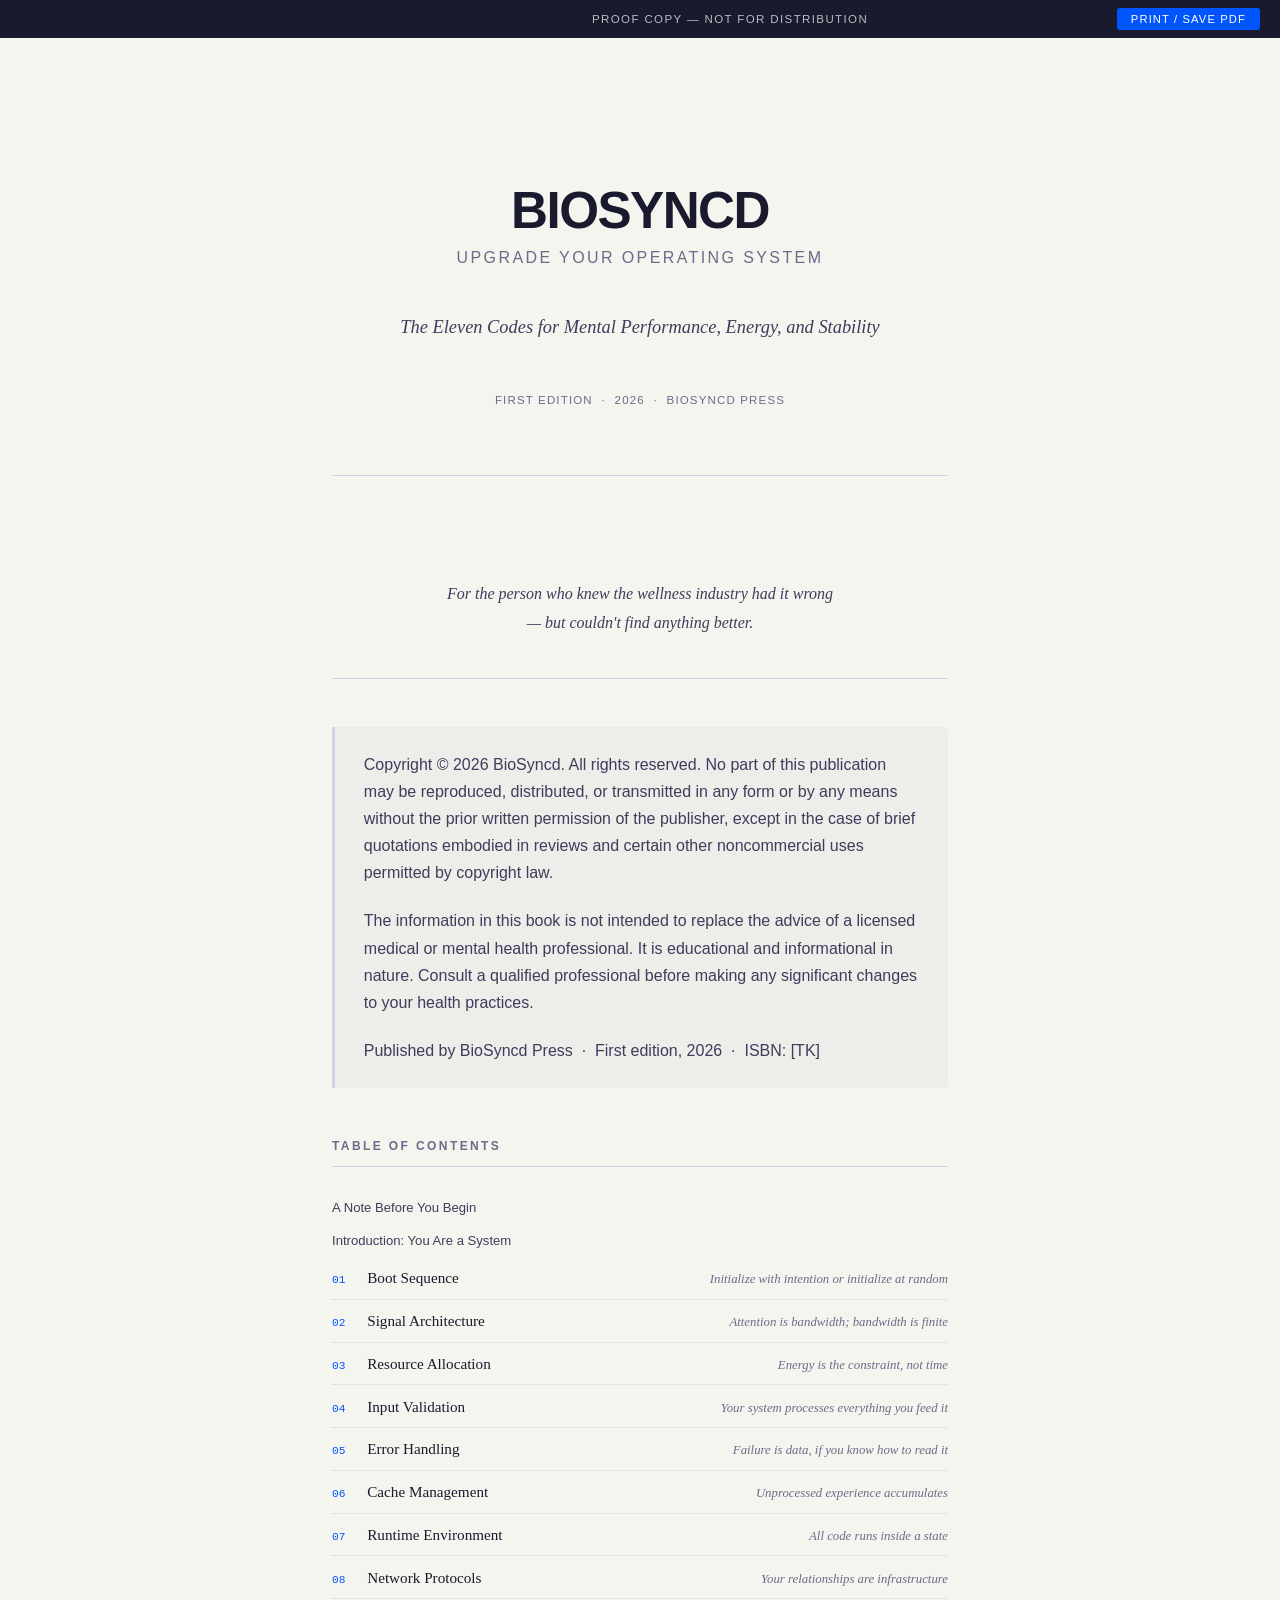
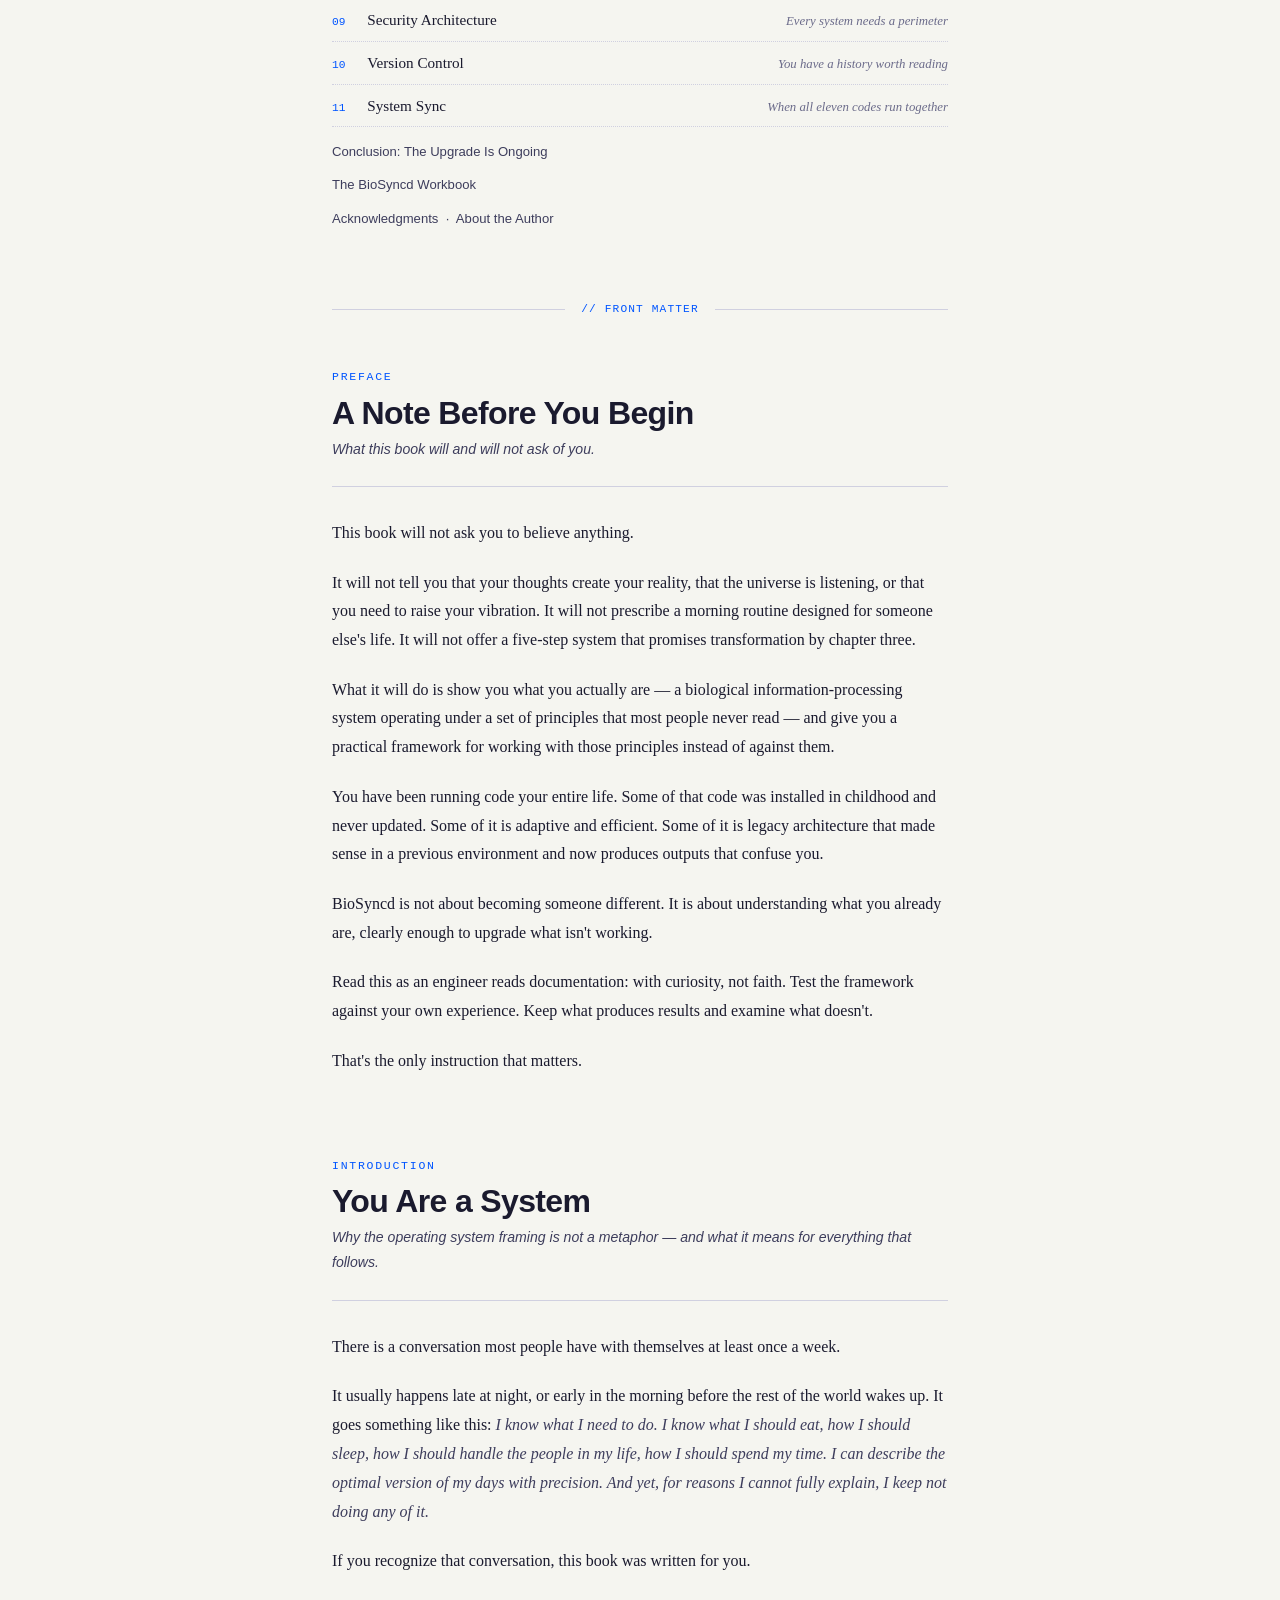
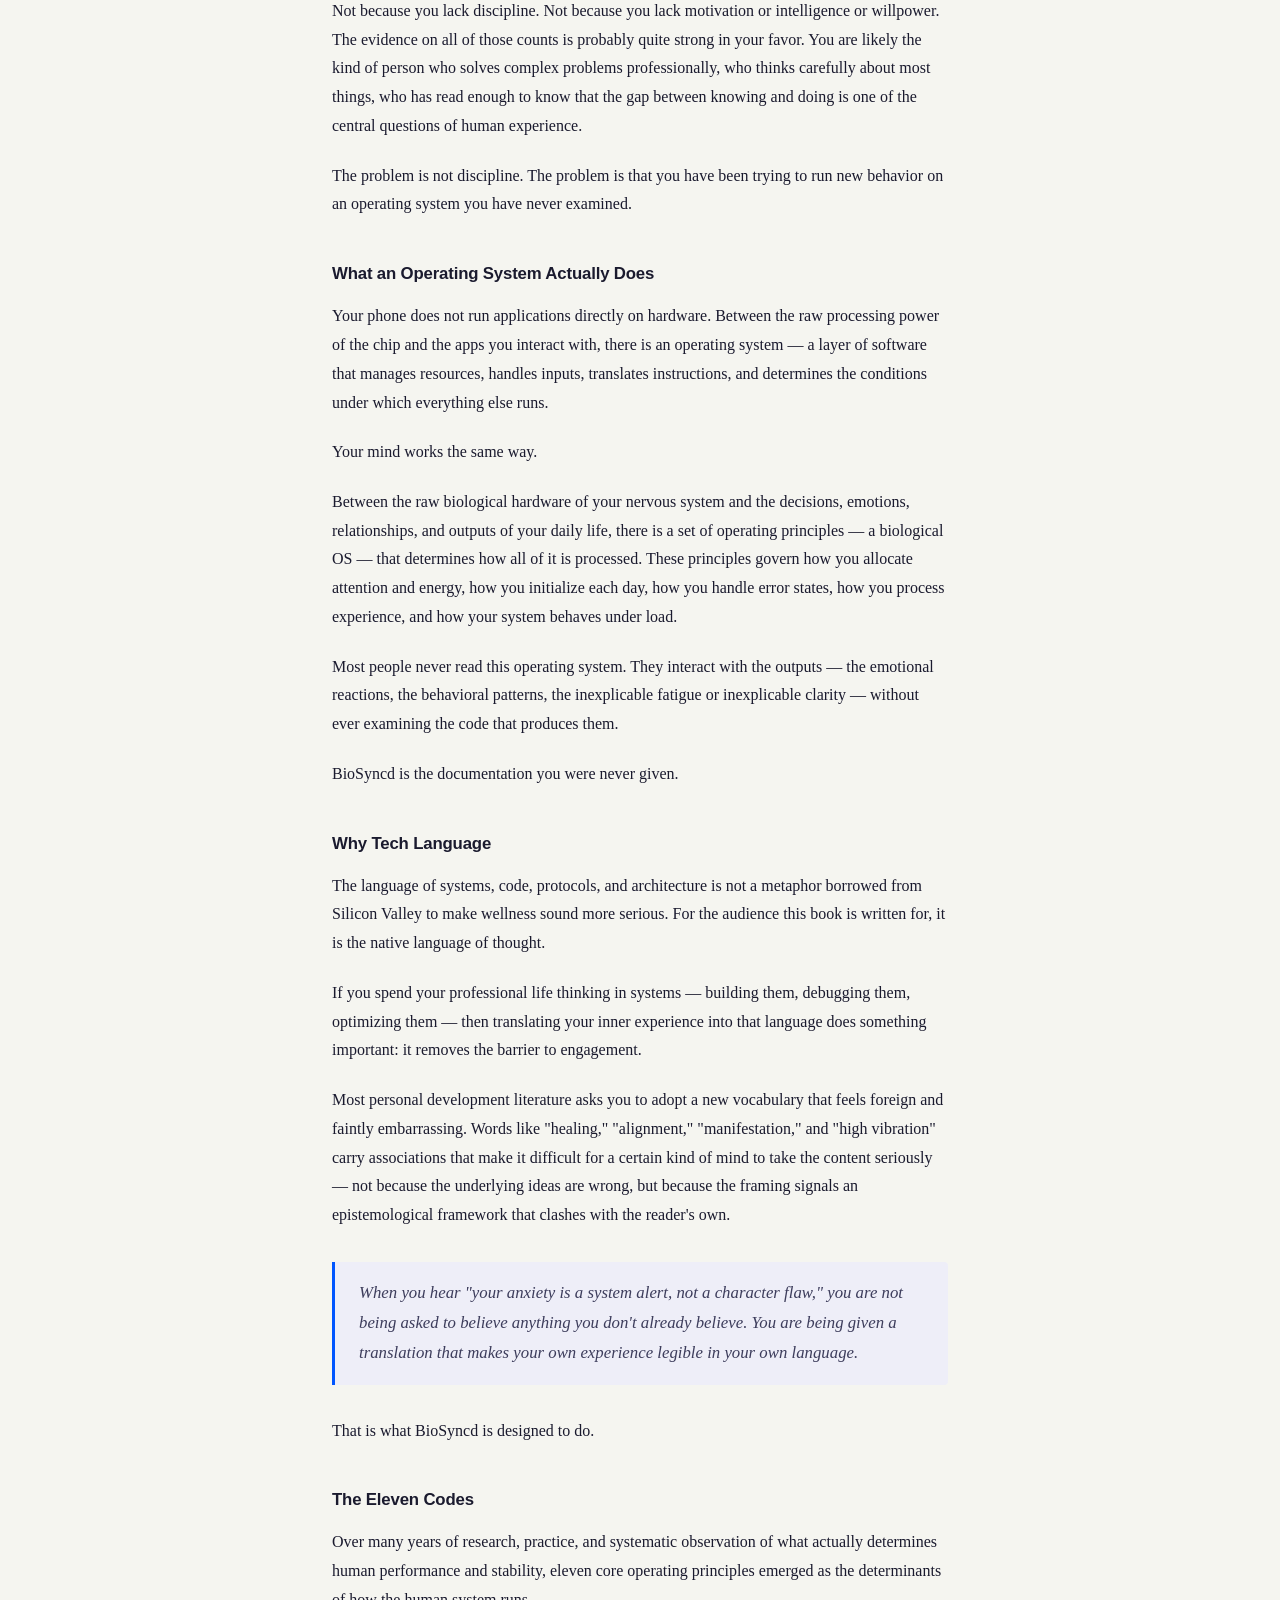
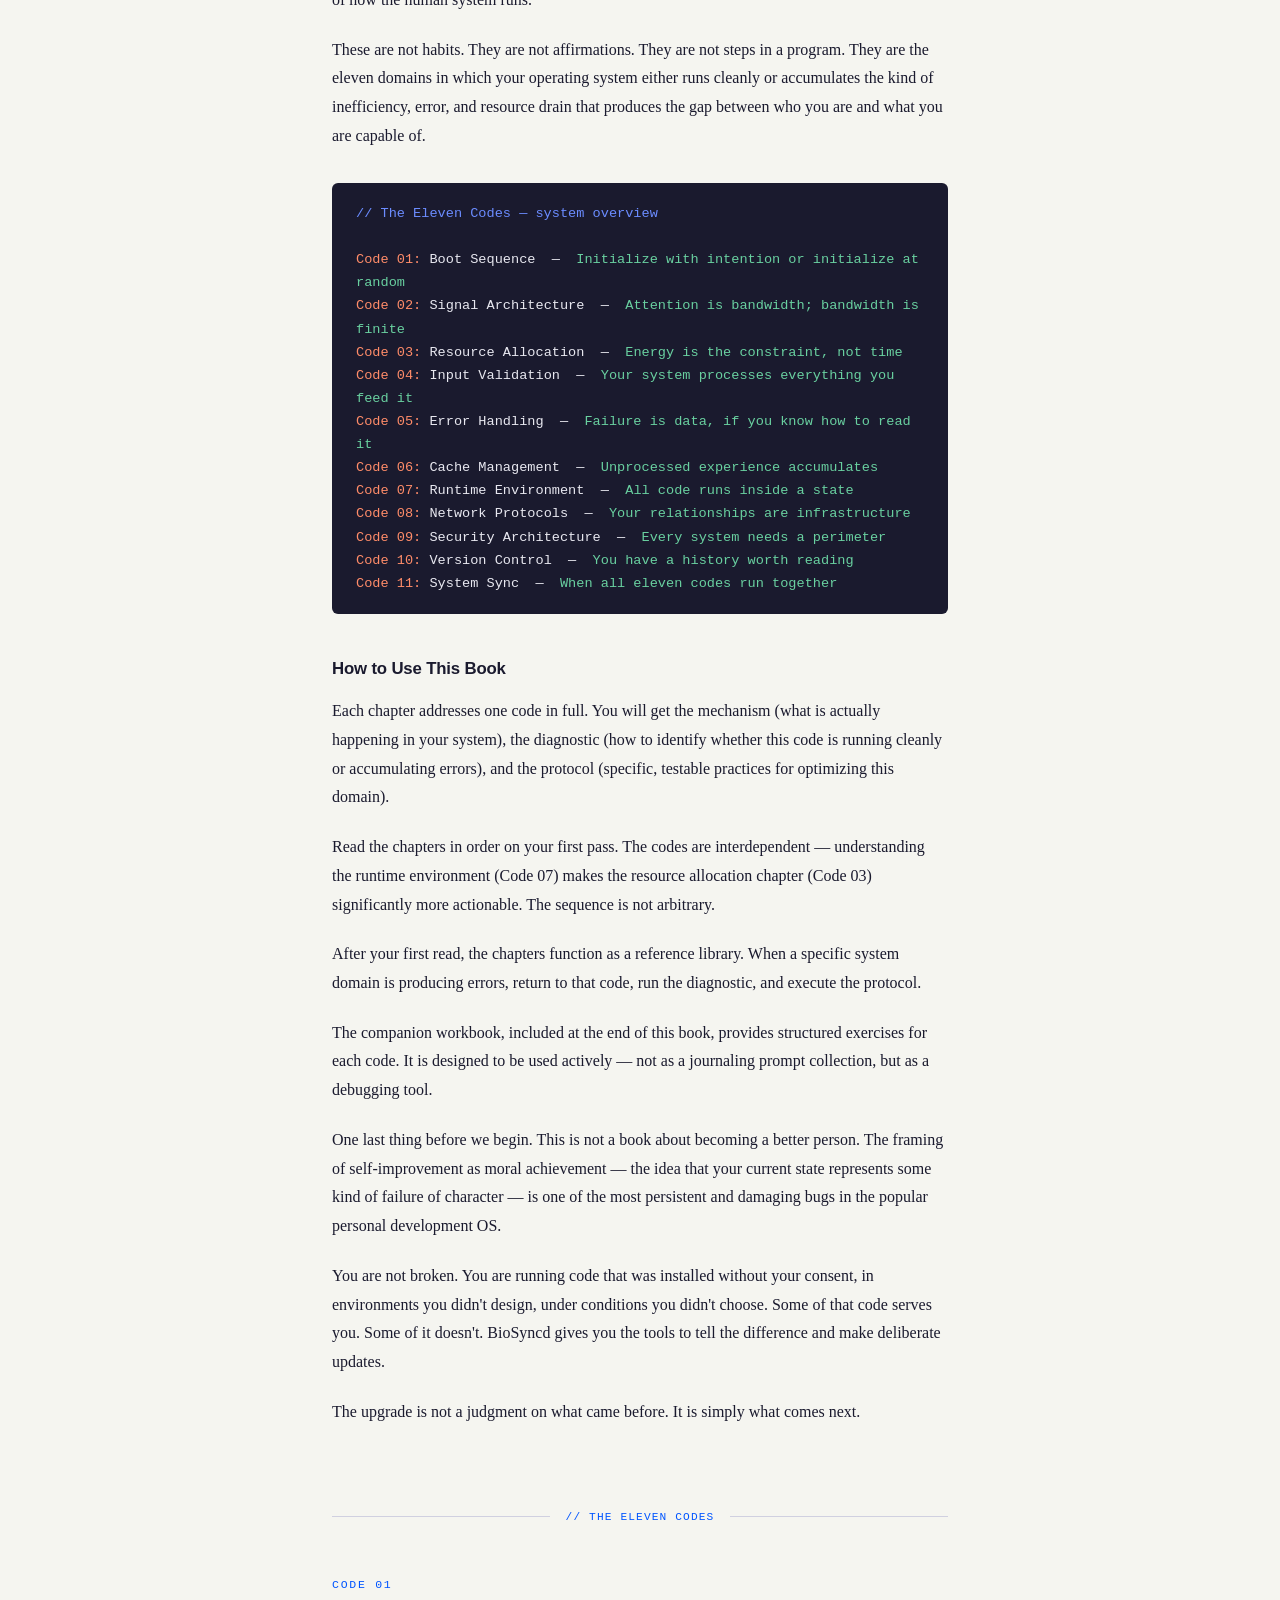
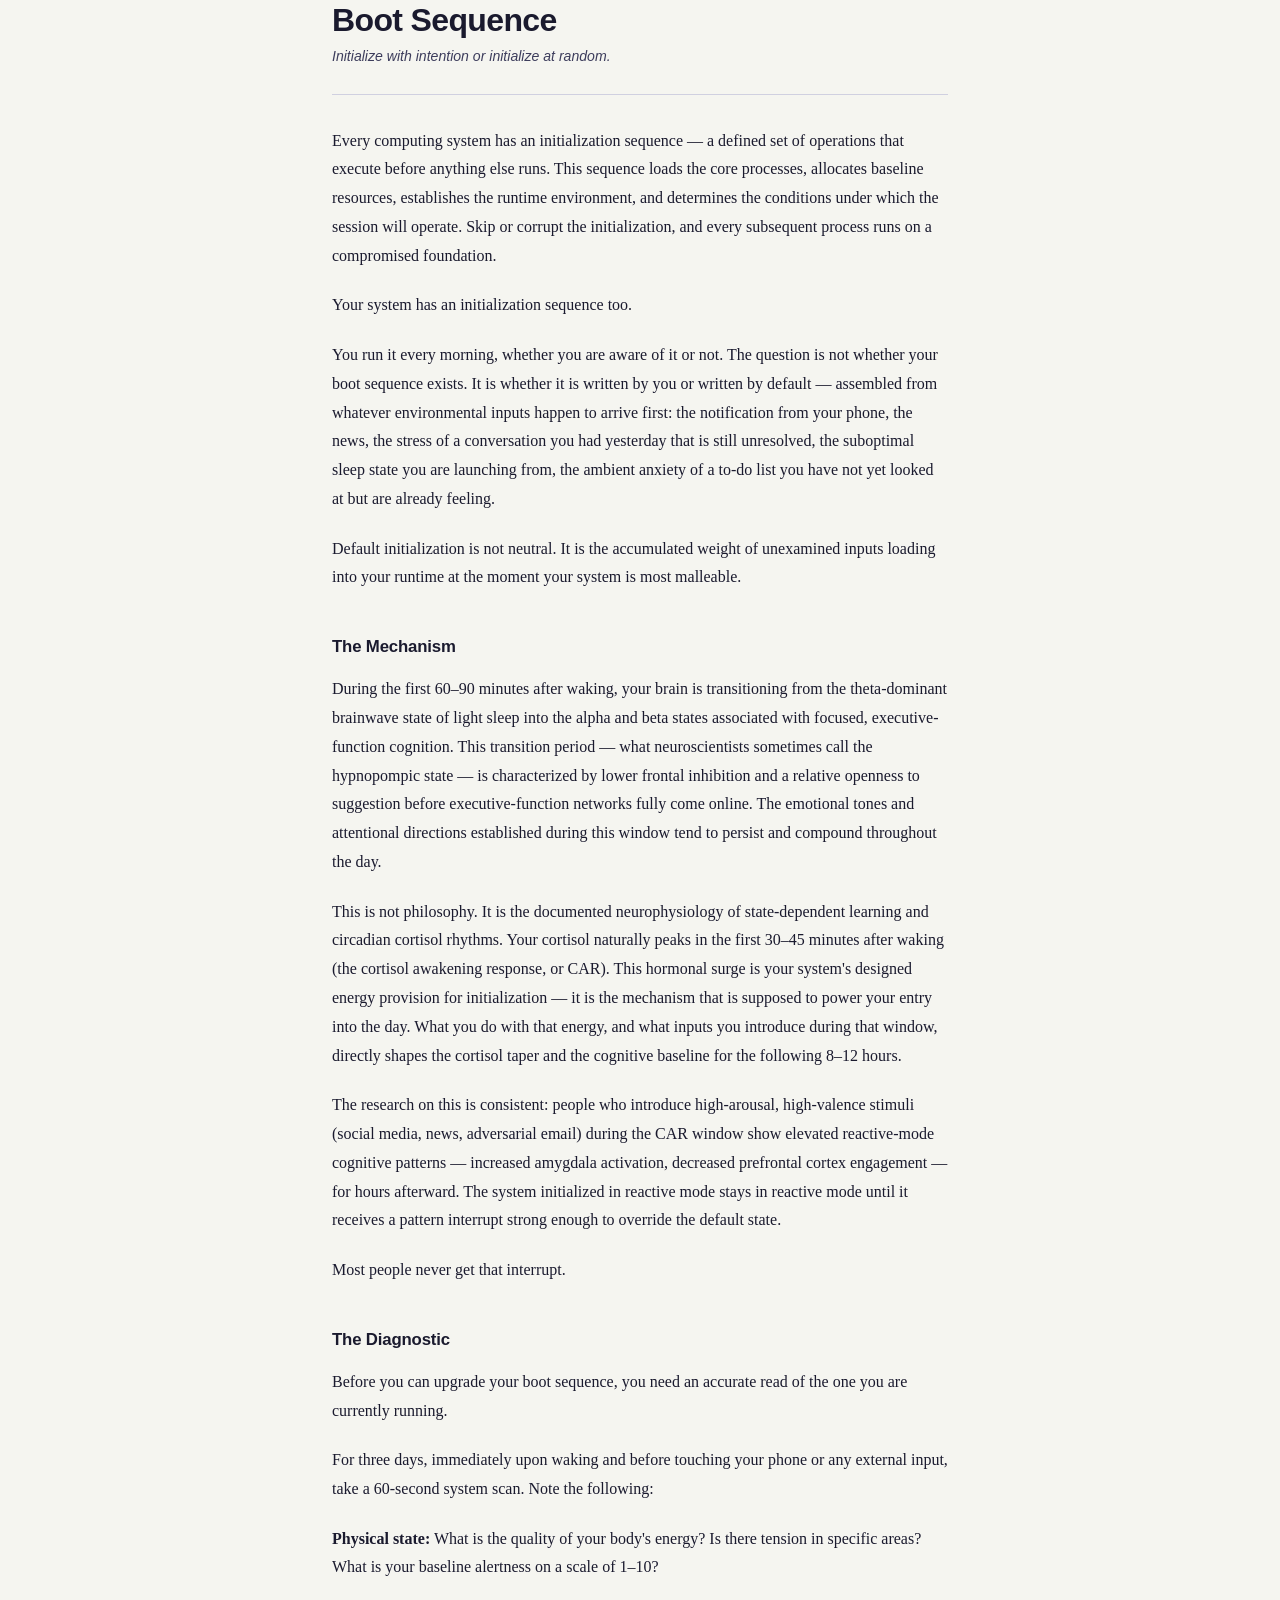
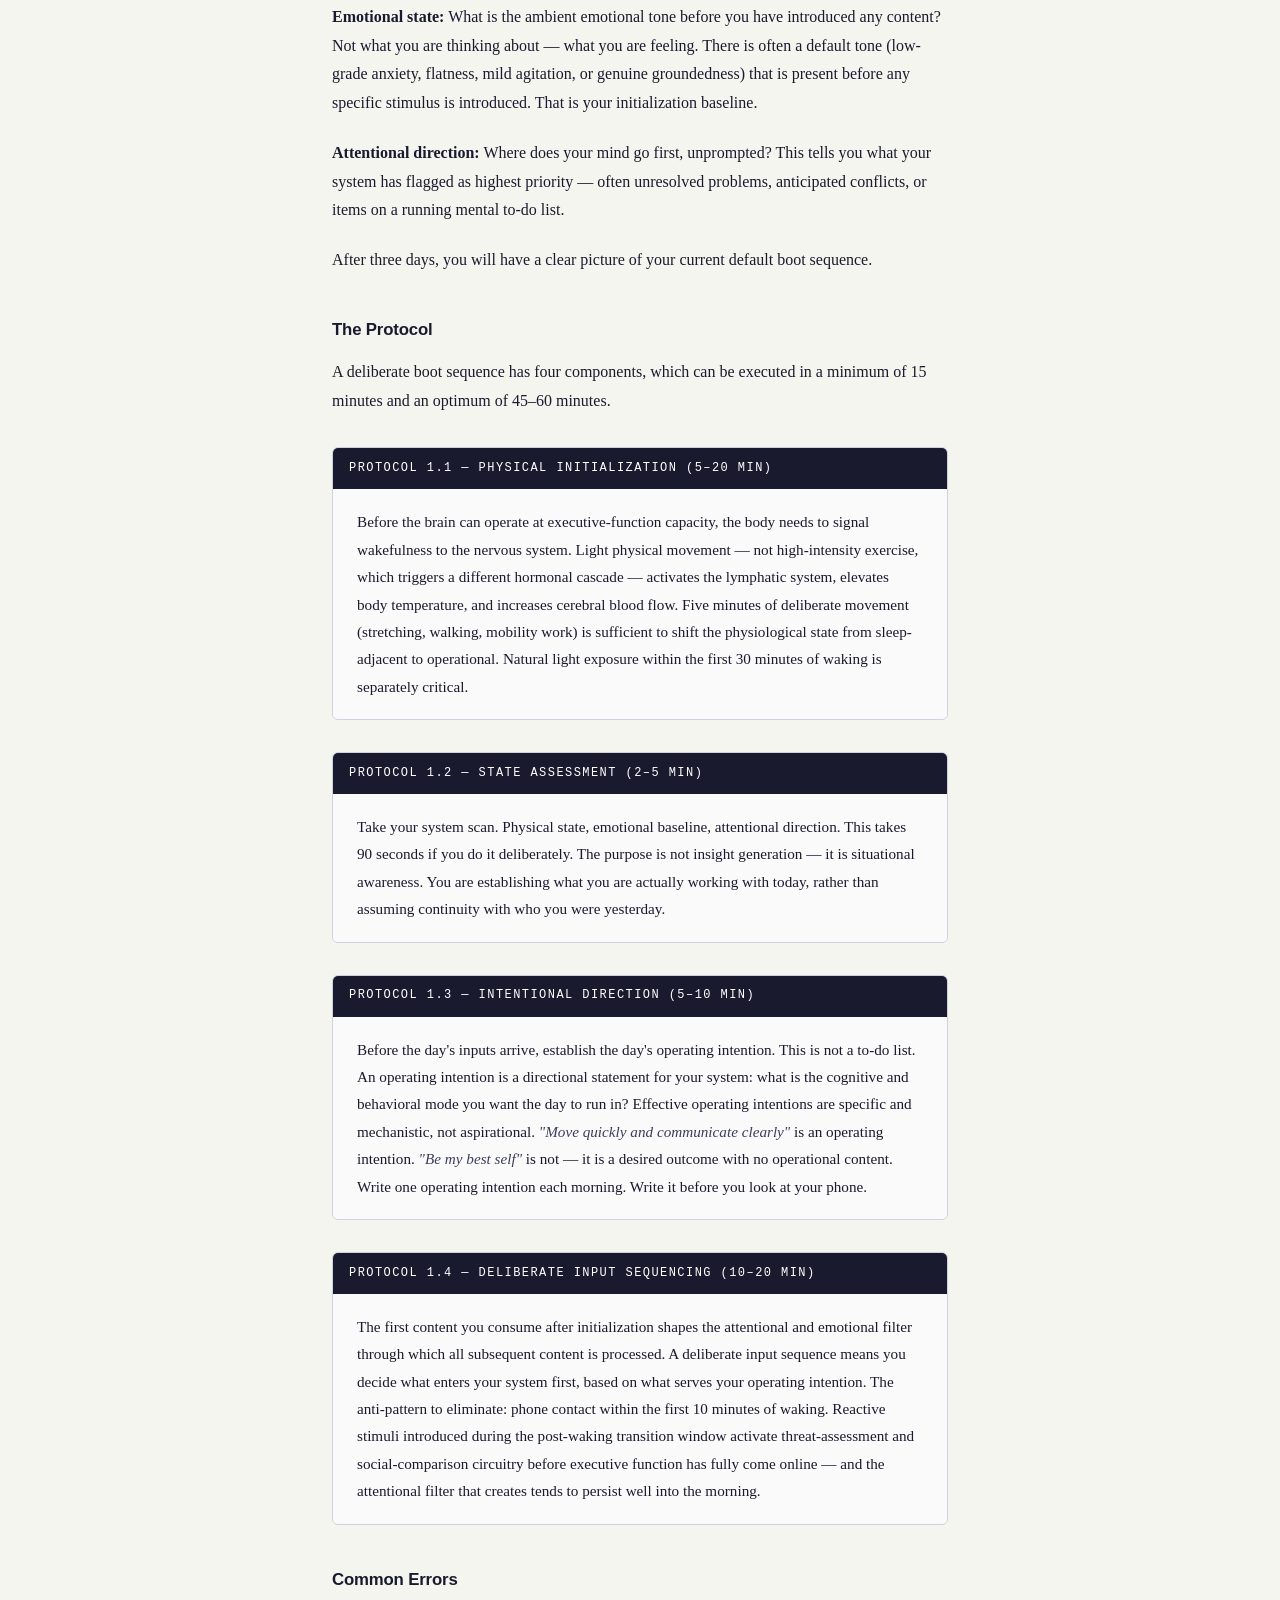
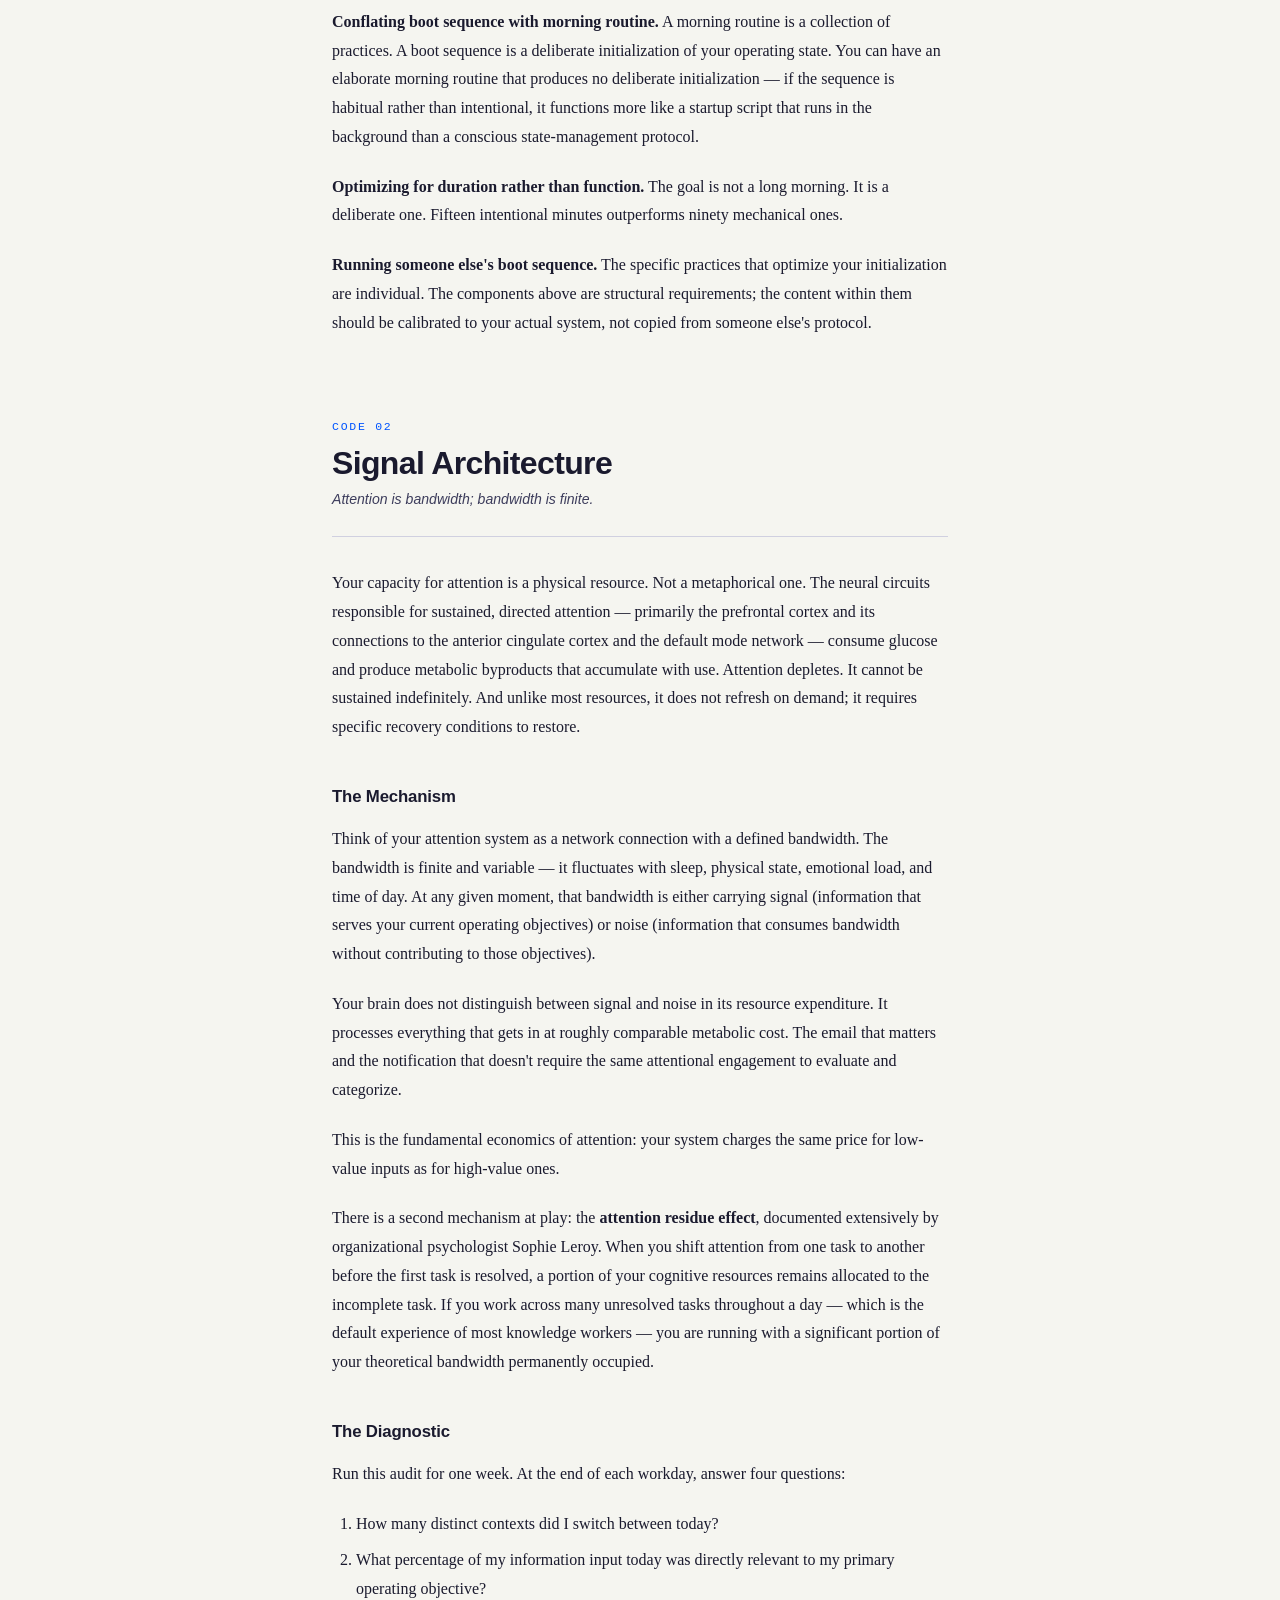
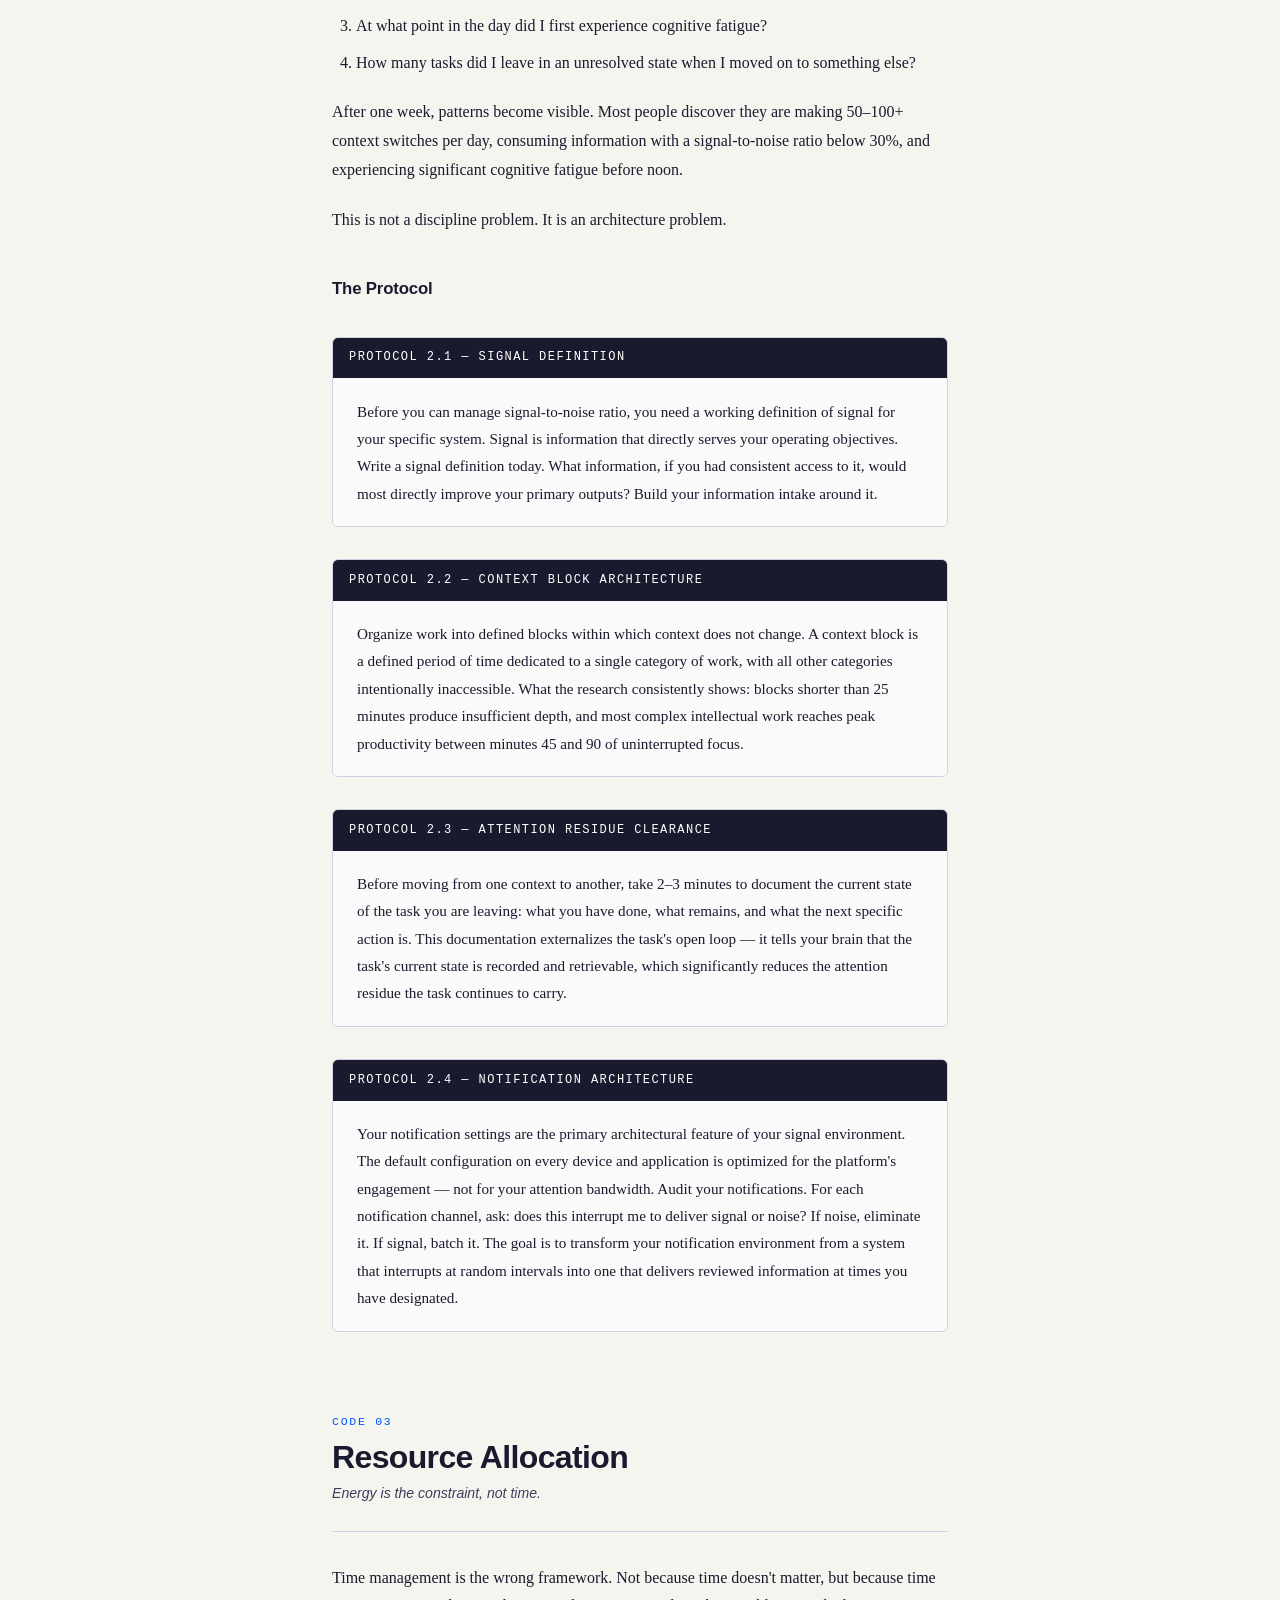
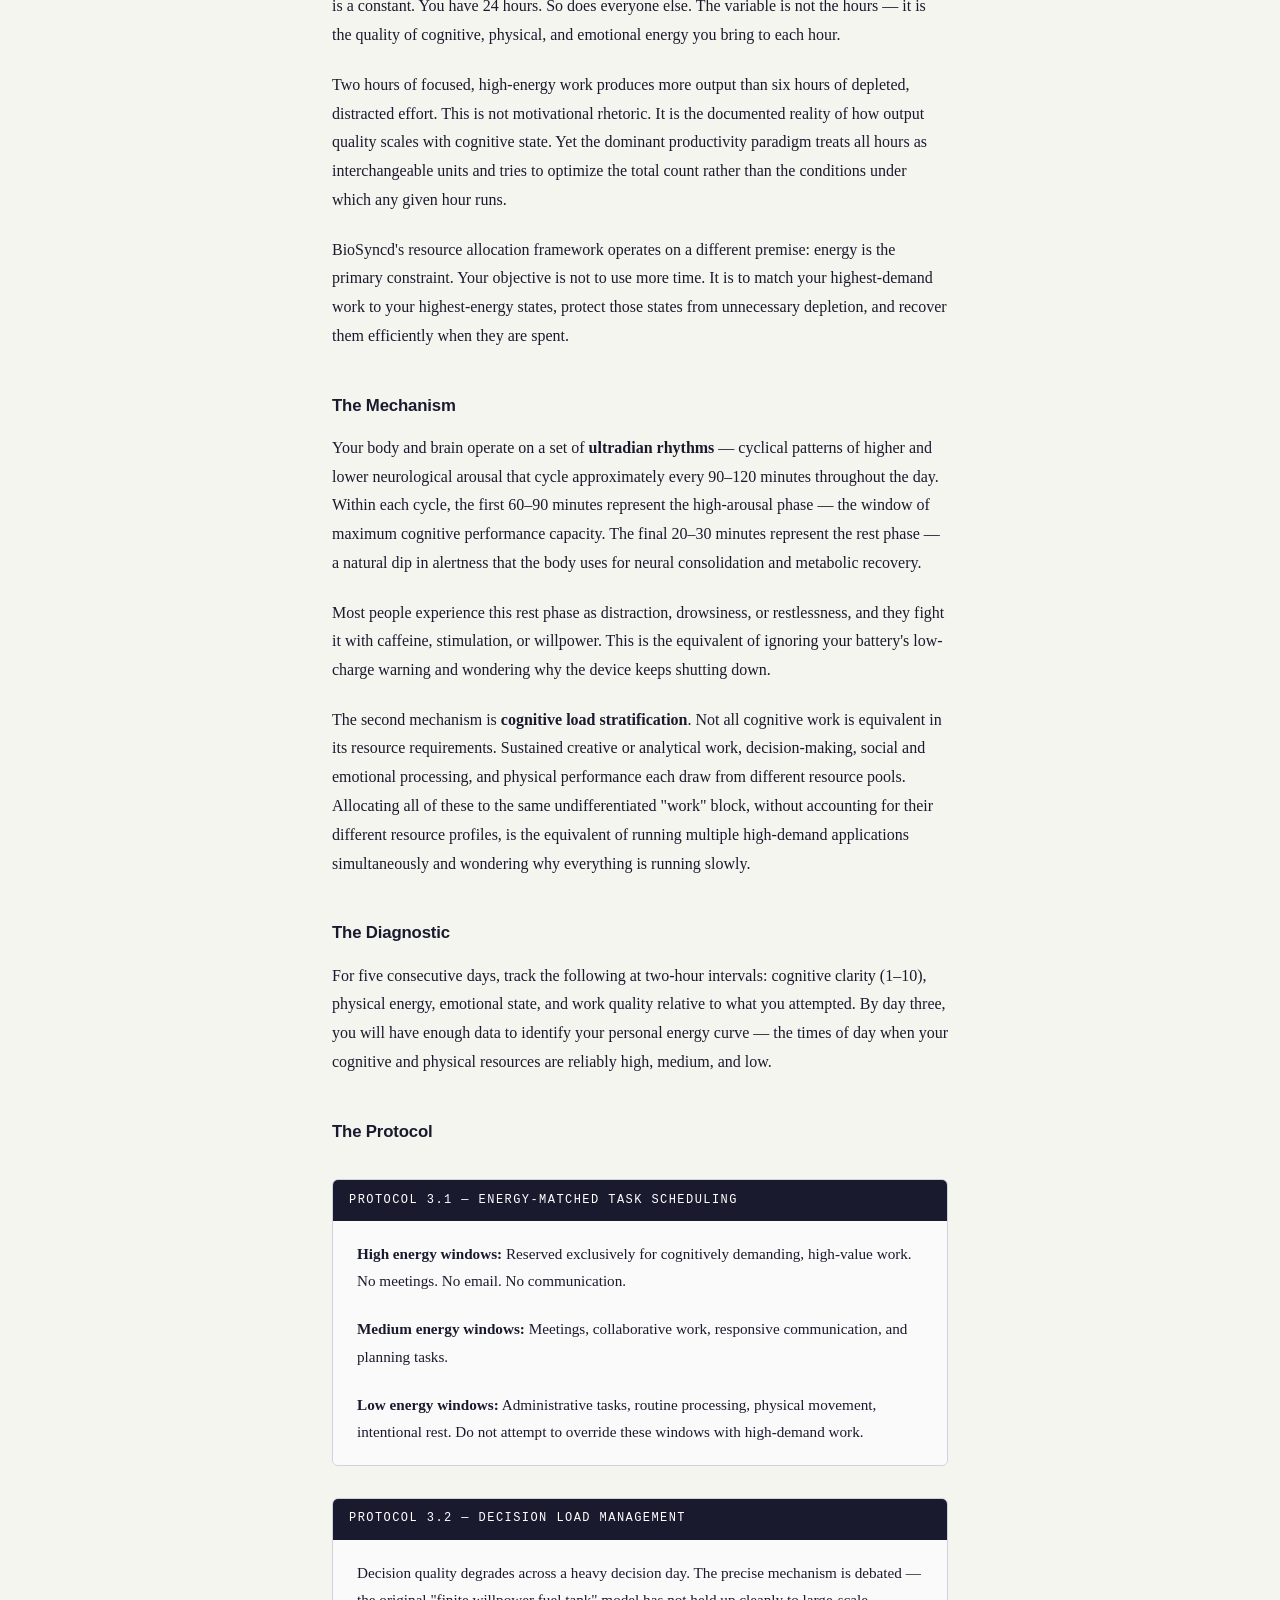
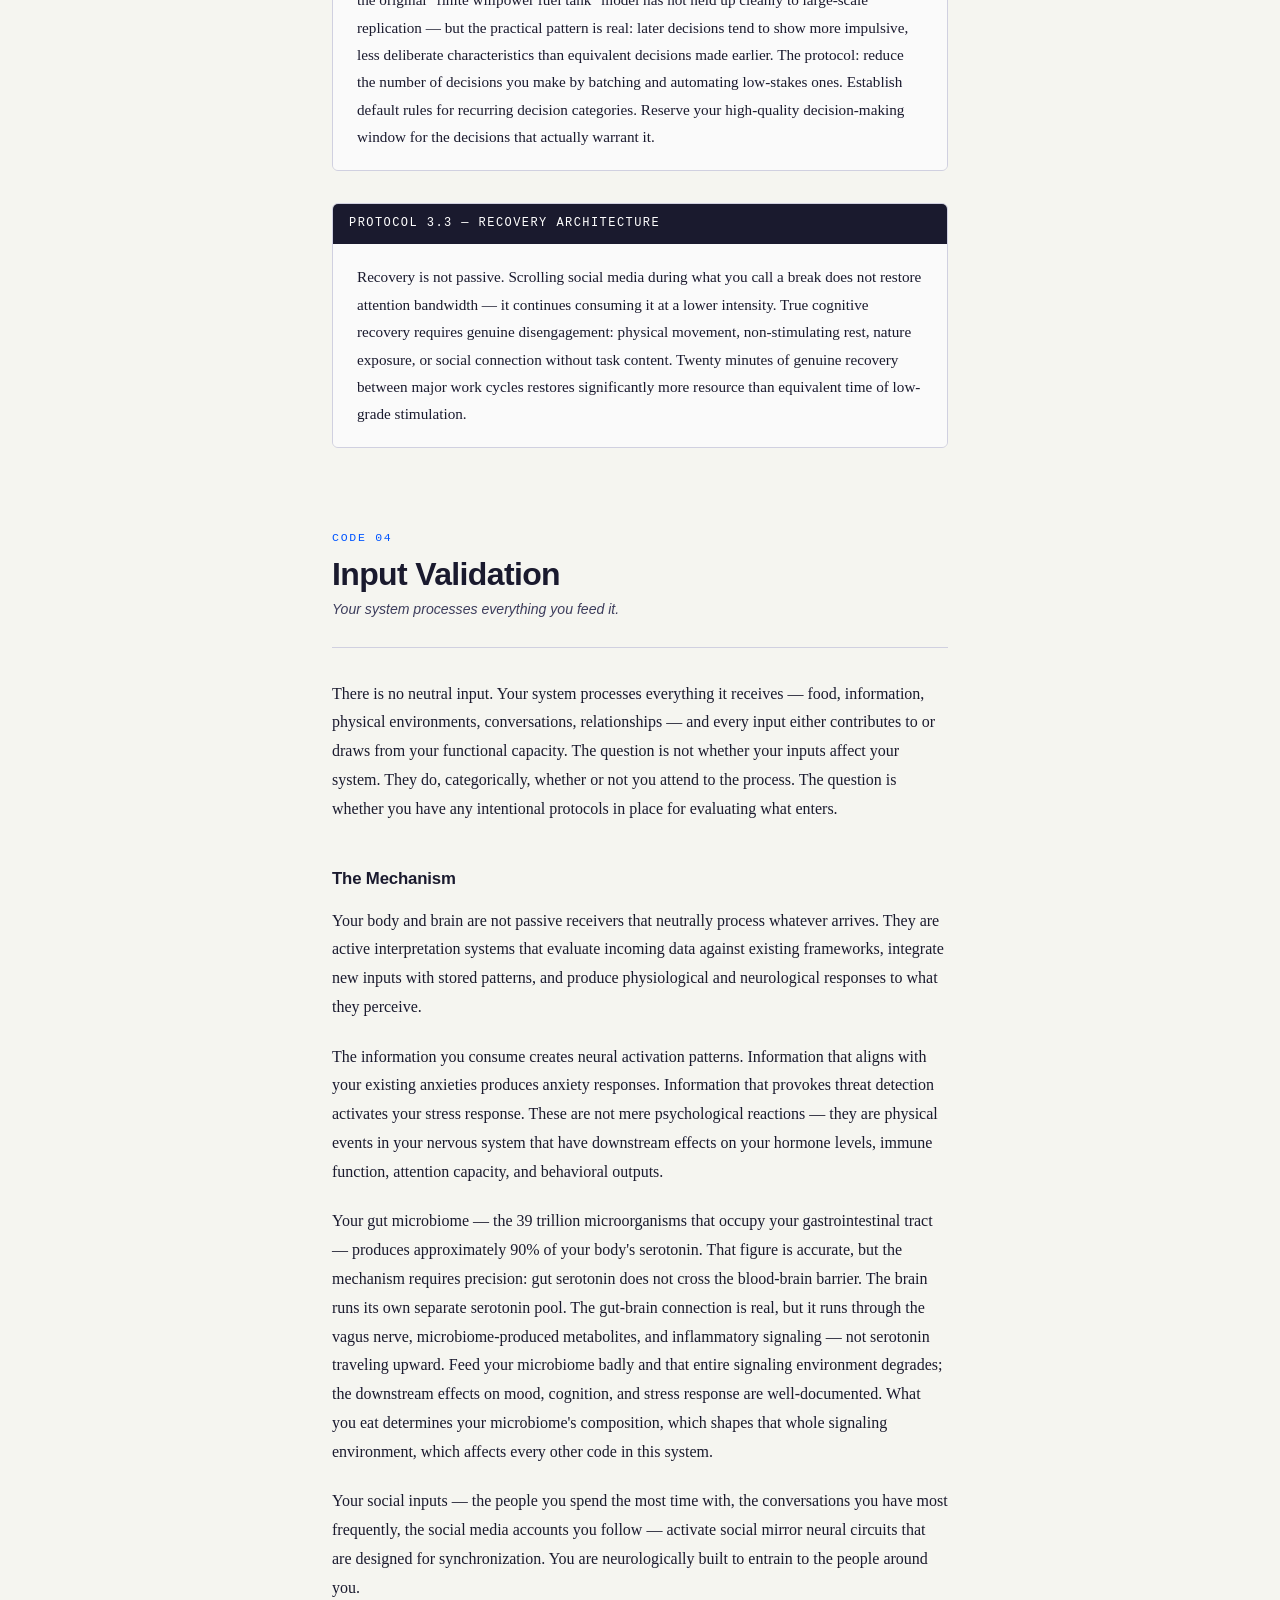
<file: biosyncd-proof.html>
<!DOCTYPE html>
<html lang="en">
<head>
<meta charset="UTF-8">
<meta name="viewport" content="width=device-width, initial-scale=1.0">
<title>BioSyncd — Proof Copy</title>
<style>
  /* ── Reset & base ── */
  *, *::before, *::after { margin: 0; padding: 0; box-sizing: border-box; }

  :root {
    --ink:       #1a1a2e;
    --mid:       #3d3d5c;
    --light:     #6b6b8a;
    --rule:      #d0d0e0;
    --accent:    #0055ff;
    --page-w:    680px;
    --serif:     'Georgia', 'Times New Roman', serif;
    --sans:      'Helvetica Neue', 'Arial', sans-serif;
    --mono:      'Courier New', 'Courier', monospace;
  }

  html { font-size: 16px; }

  body {
    font-family: var(--serif);
    color: var(--ink);
    background: #f5f5f0;
    line-height: 1.8;
    -webkit-font-smoothing: antialiased;
  }

  /* ── Layout ── */
  .page {
    max-width: var(--page-w);
    margin: 0 auto;
    padding: 3rem 2rem 6rem;
  }

  /* ── Print watermark ── */
  @media print {
    body { background: #fff; font-size: 11pt; }
    .page { padding: 0; }
    .proof-bar { display: none; }
    h1.title { page-break-before: always; }
    .chapter { page-break-before: always; }
    .workbook-section { page-break-before: always; }
  }

  /* ── Proof bar ── */
  .proof-bar {
    position: fixed;
    top: 0; left: 0; right: 0;
    background: var(--ink);
    color: #fff;
    font-family: var(--sans);
    font-size: 0.72rem;
    letter-spacing: 0.12em;
    text-transform: uppercase;
    padding: 8px 20px;
    display: flex;
    justify-content: space-between;
    align-items: center;
    z-index: 100;
  }
  .proof-bar span { opacity: 0.7; }
  .proof-bar strong { opacity: 1; letter-spacing: 0.05em; }
  .proof-bar .print-btn {
    background: var(--accent);
    color: #fff;
    border: none;
    padding: 5px 14px;
    border-radius: 3px;
    font-size: 0.7rem;
    letter-spacing: 0.1em;
    text-transform: uppercase;
    cursor: pointer;
    font-family: var(--sans);
  }
  .proof-bar .print-btn:hover { background: #003ecc; }

  body { padding-top: 40px; }

  /* ── Front matter ── */
  .title-page {
    text-align: center;
    padding: 6rem 0 4rem;
    border-bottom: 1px solid var(--rule);
    margin-bottom: 4rem;
  }

  h1.title {
    font-family: var(--sans);
    font-size: 3.2rem;
    font-weight: 800;
    letter-spacing: -0.03em;
    color: var(--ink);
    line-height: 1.05;
    margin-bottom: 0.4rem;
    text-transform: uppercase;
  }

  .subtitle {
    font-family: var(--sans);
    font-size: 1rem;
    font-weight: 400;
    color: var(--light);
    letter-spacing: 0.15em;
    text-transform: uppercase;
    margin-bottom: 2.5rem;
  }

  .tagline {
    font-family: var(--serif);
    font-style: italic;
    font-size: 1.15rem;
    color: var(--mid);
    margin-bottom: 3rem;
    line-height: 1.6;
  }

  .edition-note {
    font-family: var(--sans);
    font-size: 0.72rem;
    color: var(--light);
    letter-spacing: 0.1em;
    text-transform: uppercase;
  }

  /* ── Copyright block ── */
  .copyright-block {
    background: #ededea;
    border-left: 3px solid var(--rule);
    padding: 1.5rem 1.8rem;
    font-family: var(--sans);
    font-size: 0.8rem;
    color: var(--mid);
    line-height: 1.7;
    margin-bottom: 3rem;
    border-radius: 0 4px 4px 0;
  }
  .copyright-block p + p { margin-top: 0.6rem; }

  /* ── Dedication ── */
  .dedication {
    text-align: center;
    font-style: italic;
    font-size: 1.05rem;
    color: var(--mid);
    padding: 2.5rem 0;
    margin-bottom: 3rem;
    border-bottom: 1px solid var(--rule);
  }

  /* ── Table of contents ── */
  .toc {
    margin-bottom: 4rem;
  }
  .toc h2 {
    font-family: var(--sans);
    font-size: 0.75rem;
    letter-spacing: 0.2em;
    text-transform: uppercase;
    color: var(--light);
    margin-bottom: 1.5rem;
    padding-bottom: 0.5rem;
    border-bottom: 1px solid var(--rule);
  }
  .toc ol {
    list-style: none;
    counter-reset: toc-counter;
  }
  .toc ol li {
    counter-increment: toc-counter;
    display: flex;
    align-items: baseline;
    padding: 0.45rem 0;
    border-bottom: 1px dotted var(--rule);
    font-size: 0.95rem;
  }
  .toc ol li::before {
    content: counter(toc-counter, decimal-leading-zero);
    font-family: var(--mono);
    font-size: 0.7rem;
    color: var(--accent);
    min-width: 2.2rem;
    padding-right: 0.8rem;
    flex-shrink: 0;
  }
  .toc ol li span.toc-chapter { flex: 1; color: var(--ink); }
  .toc ol li span.toc-sub {
    font-size: 0.8rem;
    color: var(--light);
    font-style: italic;
    margin-left: 0.5rem;
  }
  .toc .toc-front { font-family: var(--sans); font-size: 0.82rem; color: var(--mid); padding: 0.3rem 0; }

  /* ── Section divider ── */
  .section-break {
    display: flex;
    align-items: center;
    gap: 1rem;
    margin: 4rem 0 3rem;
  }
  .section-break::before,
  .section-break::after {
    content: '';
    flex: 1;
    height: 1px;
    background: var(--rule);
  }
  .section-break span {
    font-family: var(--mono);
    font-size: 0.7rem;
    color: var(--accent);
    letter-spacing: 0.1em;
    white-space: nowrap;
  }

  /* ── Chapters ── */
  .chapter { margin-bottom: 5rem; }

  .chapter-label {
    font-family: var(--mono);
    font-size: 0.72rem;
    color: var(--accent);
    letter-spacing: 0.15em;
    text-transform: uppercase;
    margin-bottom: 0.5rem;
    display: block;
  }

  h2.chapter-title {
    font-family: var(--sans);
    font-size: 2rem;
    font-weight: 800;
    color: var(--ink);
    letter-spacing: -0.02em;
    line-height: 1.1;
    margin-bottom: 0.35rem;
  }

  .chapter-deck {
    font-family: var(--sans);
    font-size: 0.88rem;
    font-style: italic;
    color: var(--mid);
    margin-bottom: 2rem;
    padding-bottom: 1.5rem;
    border-bottom: 1px solid var(--rule);
  }

  h3 {
    font-family: var(--sans);
    font-size: 1.05rem;
    font-weight: 700;
    color: var(--ink);
    margin: 2.5rem 0 0.8rem;
    letter-spacing: -0.01em;
  }

  h4 {
    font-family: var(--sans);
    font-size: 0.88rem;
    font-weight: 700;
    color: var(--accent);
    text-transform: uppercase;
    letter-spacing: 0.08em;
    margin: 2rem 0 0.6rem;
  }

  p {
    margin-bottom: 1.3rem;
    font-size: 1.0rem;
  }

  p:last-child { margin-bottom: 0; }

  em { color: var(--mid); }

  strong {
    font-weight: 700;
    color: var(--ink);
  }

  /* ── Pull quote ── */
  blockquote {
    border-left: 3px solid var(--accent);
    margin: 2rem 0;
    padding: 1rem 1.5rem;
    background: #eeeef8;
    border-radius: 0 4px 4px 0;
  }
  blockquote p {
    font-style: italic;
    color: var(--mid);
    font-size: 1.05rem;
    margin: 0;
  }

  /* ── Code-language callout ── */
  .code-callout {
    background: var(--ink);
    color: #e8e8f0;
    border-radius: 6px;
    padding: 1.2rem 1.5rem;
    margin: 2rem 0;
    font-family: var(--mono);
    font-size: 0.85rem;
    line-height: 1.7;
  }
  .code-callout .comment { color: #6b8cff; }
  .code-callout .keyword { color: #ff8c69; }
  .code-callout .string  { color: #69d0a0; }

  /* ── Inline code ── */
  code {
    font-family: var(--mono);
    font-size: 0.88em;
    background: #ebebf5;
    padding: 0.1em 0.35em;
    border-radius: 3px;
    color: var(--accent);
  }

  /* ── Protocol boxes ── */
  .protocol-box {
    border: 1px solid var(--rule);
    border-radius: 6px;
    margin: 2rem 0;
    overflow: hidden;
  }
  .protocol-box-header {
    background: var(--ink);
    color: #fff;
    font-family: var(--mono);
    font-size: 0.75rem;
    letter-spacing: 0.12em;
    padding: 0.6rem 1rem;
    text-transform: uppercase;
  }
  .protocol-box-body {
    padding: 1.2rem 1.5rem;
    background: #fafafa;
  }
  .protocol-box-body p { font-size: 0.95rem; }
  .protocol-box-body p:last-child { margin-bottom: 0; }

  /* ── Comparison table ── */
  table {
    width: 100%;
    border-collapse: collapse;
    margin: 2rem 0;
    font-size: 0.85rem;
    font-family: var(--sans);
  }
  thead tr {
    background: var(--ink);
    color: #fff;
  }
  thead th {
    padding: 0.7rem 0.9rem;
    text-align: left;
    font-weight: 600;
    letter-spacing: 0.03em;
  }
  tbody tr:nth-child(even) { background: #f0f0f5; }
  tbody td {
    padding: 0.6rem 0.9rem;
    border-bottom: 1px solid var(--rule);
    color: var(--mid);
    vertical-align: top;
  }
  tbody tr:last-child td { border-bottom: none; }
  .highlight-row td {
    color: var(--ink) !important;
    font-weight: 700;
    background: #e8eeff !important;
  }

  /* ── Workbook sections ── */
  .workbook-section {
    background: #fafaf8;
    border: 1px solid var(--rule);
    border-radius: 8px;
    margin-bottom: 3rem;
    overflow: hidden;
  }
  .workbook-header {
    background: var(--ink);
    color: #fff;
    padding: 1rem 1.5rem;
    display: flex;
    align-items: center;
    gap: 1rem;
  }
  .workbook-code-badge {
    font-family: var(--mono);
    font-size: 0.75rem;
    background: var(--accent);
    padding: 3px 8px;
    border-radius: 3px;
    letter-spacing: 0.05em;
    white-space: nowrap;
  }
  .workbook-header h3 {
    font-family: var(--sans);
    font-size: 1rem;
    font-weight: 700;
    margin: 0;
    color: #fff;
  }
  .workbook-body { padding: 1.5rem; }
  .workbook-body h4 {
    color: var(--ink);
    font-size: 0.82rem;
    text-transform: uppercase;
    letter-spacing: 0.1em;
    margin: 1.5rem 0 0.8rem;
  }
  .workbook-body h4:first-child { margin-top: 0; }
  .workbook-body p { font-size: 0.9rem; color: var(--mid); margin-bottom: 0.6rem; }

  .field-line {
    border: none;
    border-bottom: 1px solid var(--rule);
    width: 100%;
    display: block;
    height: 2rem;
    margin-bottom: 0.8rem;
    background: transparent;
  }
  .field-block {
    border: 1px solid var(--rule);
    border-radius: 4px;
    width: 100%;
    height: 4.5rem;
    display: block;
    margin-bottom: 1rem;
    background: #fff;
  }

  .wb-table {
    width: 100%;
    border-collapse: collapse;
    margin: 1rem 0;
    font-size: 0.82rem;
    font-family: var(--sans);
  }
  .wb-table th {
    background: #ededea;
    padding: 0.5rem 0.7rem;
    text-align: left;
    color: var(--mid);
    font-weight: 600;
    font-size: 0.78rem;
    letter-spacing: 0.04em;
    border-bottom: 1px solid var(--rule);
  }
  .wb-table td {
    padding: 0.5rem 0.7rem;
    border-bottom: 1px solid var(--rule);
    vertical-align: middle;
  }
  .wb-table td.fill-cell {
    border-bottom: 1px dotted var(--rule);
    min-width: 80px;
  }
  .wb-table tr:last-child td { border-bottom: none; }

  /* ── Intro note box ── */
  .note-box {
    border: 1px solid var(--rule);
    border-left: 4px solid var(--accent);
    background: #f5f5fc;
    padding: 1.2rem 1.5rem;
    border-radius: 0 6px 6px 0;
    margin-bottom: 3rem;
  }
  .note-box p { font-size: 0.93rem; color: var(--mid); }
  .note-box p:last-child { margin-bottom: 0; }

  /* ── Chapter nav pills ── */
  .code-nav {
    display: flex;
    flex-wrap: wrap;
    gap: 0.5rem;
    margin: 3rem 0 2rem;
  }
  .code-pill {
    font-family: var(--mono);
    font-size: 0.68rem;
    letter-spacing: 0.08em;
    padding: 4px 10px;
    border-radius: 3px;
    border: 1px solid var(--rule);
    color: var(--light);
    background: #fafafa;
    text-decoration: none;
  }
  .code-pill:hover { border-color: var(--accent); color: var(--accent); }
  .code-pill.active { background: var(--accent); color: #fff; border-color: var(--accent); }

  /* ── Footer ── */
  .doc-footer {
    margin-top: 6rem;
    padding-top: 2rem;
    border-top: 1px solid var(--rule);
    font-family: var(--sans);
    font-size: 0.75rem;
    color: var(--light);
    text-align: center;
    letter-spacing: 0.05em;
  }
</style>
</head>
<body>

<!-- Proof bar -->
<div class="proof-bar">
  <strong>BioSyncd</strong>&nbsp;&nbsp;<span>PROOF COPY — NOT FOR DISTRIBUTION</span>
  <button class="print-btn" onclick="window.print()">Print / Save PDF</button>
</div>

<div class="page">

  <!-- TITLE PAGE -->
  <div class="title-page">
    <h1 class="title">BioSyncd</h1>
    <div class="subtitle">Upgrade Your Operating System</div>
    <p class="tagline">The Eleven Codes for Mental Performance, Energy, and Stability</p>
    <div class="edition-note">First Edition &nbsp;·&nbsp; 2026 &nbsp;·&nbsp; BioSyncd Press</div>
  </div>

  <!-- DEDICATION -->
  <div class="dedication">
    <p><em>For the person who knew the wellness industry had it wrong<br>— but couldn't find anything better.</em></p>
  </div>

  <!-- COPYRIGHT -->
  <div class="copyright-block">
    <p>Copyright © 2026 BioSyncd. All rights reserved. No part of this publication may be reproduced, distributed, or transmitted in any form or by any means without the prior written permission of the publisher, except in the case of brief quotations embodied in reviews and certain other noncommercial uses permitted by copyright law.</p>
    <p>The information in this book is not intended to replace the advice of a licensed medical or mental health professional. It is educational and informational in nature. Consult a qualified professional before making any significant changes to your health practices.</p>
    <p>Published by BioSyncd Press &nbsp;·&nbsp; First edition, 2026 &nbsp;·&nbsp; ISBN: [TK]</p>
  </div>

  <!-- TABLE OF CONTENTS -->
  <div class="toc">
    <h2>Table of Contents</h2>
    <div class="toc-front">A Note Before You Begin</div>
    <div class="toc-front">Introduction: You Are a System</div>
    <ol>
      <li><span class="toc-chapter">Boot Sequence</span><span class="toc-sub">Initialize with intention or initialize at random</span></li>
      <li><span class="toc-chapter">Signal Architecture</span><span class="toc-sub">Attention is bandwidth; bandwidth is finite</span></li>
      <li><span class="toc-chapter">Resource Allocation</span><span class="toc-sub">Energy is the constraint, not time</span></li>
      <li><span class="toc-chapter">Input Validation</span><span class="toc-sub">Your system processes everything you feed it</span></li>
      <li><span class="toc-chapter">Error Handling</span><span class="toc-sub">Failure is data, if you know how to read it</span></li>
      <li><span class="toc-chapter">Cache Management</span><span class="toc-sub">Unprocessed experience accumulates</span></li>
      <li><span class="toc-chapter">Runtime Environment</span><span class="toc-sub">All code runs inside a state</span></li>
      <li><span class="toc-chapter">Network Protocols</span><span class="toc-sub">Your relationships are infrastructure</span></li>
      <li><span class="toc-chapter">Security Architecture</span><span class="toc-sub">Every system needs a perimeter</span></li>
      <li><span class="toc-chapter">Version Control</span><span class="toc-sub">You have a history worth reading</span></li>
      <li><span class="toc-chapter">System Sync</span><span class="toc-sub">When all eleven codes run together</span></li>
    </ol>
    <div class="toc-front" style="margin-top:0.5rem;">Conclusion: The Upgrade Is Ongoing</div>
    <div class="toc-front">The BioSyncd Workbook</div>
    <div class="toc-front">Acknowledgments &nbsp;·&nbsp; About the Author</div>
  </div>

  <div class="section-break"><span>// FRONT MATTER</span></div>

  <!-- A NOTE BEFORE YOU BEGIN -->
  <div class="chapter">
    <span class="chapter-label">Preface</span>
    <h2 class="chapter-title">A Note Before You Begin</h2>
    <div class="chapter-deck">What this book will and will not ask of you.</div>

    <p>This book will not ask you to believe anything.</p>
    <p>It will not tell you that your thoughts create your reality, that the universe is listening, or that you need to raise your vibration. It will not prescribe a morning routine designed for someone else's life. It will not offer a five-step system that promises transformation by chapter three.</p>
    <p>What it will do is show you what you actually are — a biological information-processing system operating under a set of principles that most people never read — and give you a practical framework for working with those principles instead of against them.</p>
    <p>You have been running code your entire life. Some of that code was installed in childhood and never updated. Some of it is adaptive and efficient. Some of it is legacy architecture that made sense in a previous environment and now produces outputs that confuse you.</p>
    <p>BioSyncd is not about becoming someone different. It is about understanding what you already are, clearly enough to upgrade what isn't working.</p>
    <p>Read this as an engineer reads documentation: with curiosity, not faith. Test the framework against your own experience. Keep what produces results and examine what doesn't.</p>
    <p>That's the only instruction that matters.</p>
  </div>

  <!-- INTRODUCTION -->
  <div class="chapter">
    <span class="chapter-label">Introduction</span>
    <h2 class="chapter-title">You Are a System</h2>
    <div class="chapter-deck">Why the operating system framing is not a metaphor — and what it means for everything that follows.</div>

    <p>There is a conversation most people have with themselves at least once a week.</p>
    <p>It usually happens late at night, or early in the morning before the rest of the world wakes up. It goes something like this: <em>I know what I need to do. I know what I should eat, how I should sleep, how I should handle the people in my life, how I should spend my time. I can describe the optimal version of my days with precision. And yet, for reasons I cannot fully explain, I keep not doing any of it.</em></p>
    <p>If you recognize that conversation, this book was written for you.</p>
    <p>Not because you lack discipline. Not because you lack motivation or intelligence or willpower. The evidence on all of those counts is probably quite strong in your favor. You are likely the kind of person who solves complex problems professionally, who thinks carefully about most things, who has read enough to know that the gap between knowing and doing is one of the central questions of human experience.</p>
    <p>The problem is not discipline. The problem is that you have been trying to run new behavior on an operating system you have never examined.</p>

    <h3>What an Operating System Actually Does</h3>
    <p>Your phone does not run applications directly on hardware. Between the raw processing power of the chip and the apps you interact with, there is an operating system — a layer of software that manages resources, handles inputs, translates instructions, and determines the conditions under which everything else runs.</p>
    <p>Your mind works the same way.</p>
    <p>Between the raw biological hardware of your nervous system and the decisions, emotions, relationships, and outputs of your daily life, there is a set of operating principles — a biological OS — that determines how all of it is processed. These principles govern how you allocate attention and energy, how you initialize each day, how you handle error states, how you process experience, and how your system behaves under load.</p>
    <p>Most people never read this operating system. They interact with the outputs — the emotional reactions, the behavioral patterns, the inexplicable fatigue or inexplicable clarity — without ever examining the code that produces them.</p>
    <p>BioSyncd is the documentation you were never given.</p>

    <h3>Why Tech Language</h3>
    <p>The language of systems, code, protocols, and architecture is not a metaphor borrowed from Silicon Valley to make wellness sound more serious. For the audience this book is written for, it is the native language of thought.</p>
    <p>If you spend your professional life thinking in systems — building them, debugging them, optimizing them — then translating your inner experience into that language does something important: it removes the barrier to engagement.</p>
    <p>Most personal development literature asks you to adopt a new vocabulary that feels foreign and faintly embarrassing. Words like "healing," "alignment," "manifestation," and "high vibration" carry associations that make it difficult for a certain kind of mind to take the content seriously — not because the underlying ideas are wrong, but because the framing signals an epistemological framework that clashes with the reader's own.</p>
    <blockquote><p>When you hear "your anxiety is a system alert, not a character flaw," you are not being asked to believe anything you don't already believe. You are being given a translation that makes your own experience legible in your own language.</p></blockquote>
    <p>That is what BioSyncd is designed to do.</p>

    <h3>The Eleven Codes</h3>
    <p>Over many years of research, practice, and systematic observation of what actually determines human performance and stability, eleven core operating principles emerged as the determinants of how the human system runs.</p>
    <p>These are not habits. They are not affirmations. They are not steps in a program. They are the eleven domains in which your operating system either runs cleanly or accumulates the kind of inefficiency, error, and resource drain that produces the gap between who you are and what you are capable of.</p>

    <div class="code-callout">
      <span class="comment">// The Eleven Codes — system overview</span><br>
      <br>
      <span class="keyword">Code 01:</span> Boot Sequence &nbsp;—&nbsp; <span class="string">Initialize with intention or initialize at random</span><br>
      <span class="keyword">Code 02:</span> Signal Architecture &nbsp;—&nbsp; <span class="string">Attention is bandwidth; bandwidth is finite</span><br>
      <span class="keyword">Code 03:</span> Resource Allocation &nbsp;—&nbsp; <span class="string">Energy is the constraint, not time</span><br>
      <span class="keyword">Code 04:</span> Input Validation &nbsp;—&nbsp; <span class="string">Your system processes everything you feed it</span><br>
      <span class="keyword">Code 05:</span> Error Handling &nbsp;—&nbsp; <span class="string">Failure is data, if you know how to read it</span><br>
      <span class="keyword">Code 06:</span> Cache Management &nbsp;—&nbsp; <span class="string">Unprocessed experience accumulates</span><br>
      <span class="keyword">Code 07:</span> Runtime Environment &nbsp;—&nbsp; <span class="string">All code runs inside a state</span><br>
      <span class="keyword">Code 08:</span> Network Protocols &nbsp;—&nbsp; <span class="string">Your relationships are infrastructure</span><br>
      <span class="keyword">Code 09:</span> Security Architecture &nbsp;—&nbsp; <span class="string">Every system needs a perimeter</span><br>
      <span class="keyword">Code 10:</span> Version Control &nbsp;—&nbsp; <span class="string">You have a history worth reading</span><br>
      <span class="keyword">Code 11:</span> System Sync &nbsp;—&nbsp; <span class="string">When all eleven codes run together</span>
    </div>

    <h3>How to Use This Book</h3>
    <p>Each chapter addresses one code in full. You will get the mechanism (what is actually happening in your system), the diagnostic (how to identify whether this code is running cleanly or accumulating errors), and the protocol (specific, testable practices for optimizing this domain).</p>
    <p>Read the chapters in order on your first pass. The codes are interdependent — understanding the runtime environment (Code 07) makes the resource allocation chapter (Code 03) significantly more actionable. The sequence is not arbitrary.</p>
    <p>After your first read, the chapters function as a reference library. When a specific system domain is producing errors, return to that code, run the diagnostic, and execute the protocol.</p>
    <p>The companion workbook, included at the end of this book, provides structured exercises for each code. It is designed to be used actively — not as a journaling prompt collection, but as a debugging tool.</p>
    <p>One last thing before we begin. This is not a book about becoming a better person. The framing of self-improvement as moral achievement — the idea that your current state represents some kind of failure of character — is one of the most persistent and damaging bugs in the popular personal development OS.</p>
    <p>You are not broken. You are running code that was installed without your consent, in environments you didn't design, under conditions you didn't choose. Some of that code serves you. Some of it doesn't. BioSyncd gives you the tools to tell the difference and make deliberate updates.</p>
    <p>The upgrade is not a judgment on what came before. It is simply what comes next.</p>
  </div>

  <div class="section-break"><span>// THE ELEVEN CODES</span></div>

  <!-- CODE 01 -->
  <div class="chapter" id="code01">
    <span class="chapter-label">Code 01</span>
    <h2 class="chapter-title">Boot Sequence</h2>
    <div class="chapter-deck">Initialize with intention or initialize at random.</div>

    <p>Every computing system has an initialization sequence — a defined set of operations that execute before anything else runs. This sequence loads the core processes, allocates baseline resources, establishes the runtime environment, and determines the conditions under which the session will operate. Skip or corrupt the initialization, and every subsequent process runs on a compromised foundation.</p>
    <p>Your system has an initialization sequence too.</p>
    <p>You run it every morning, whether you are aware of it or not. The question is not whether your boot sequence exists. It is whether it is written by you or written by default — assembled from whatever environmental inputs happen to arrive first: the notification from your phone, the news, the stress of a conversation you had yesterday that is still unresolved, the suboptimal sleep state you are launching from, the ambient anxiety of a to-do list you have not yet looked at but are already feeling.</p>
    <p>Default initialization is not neutral. It is the accumulated weight of unexamined inputs loading into your runtime at the moment your system is most malleable.</p>

    <h3>The Mechanism</h3>
    <p>During the first 60–90 minutes after waking, your brain is transitioning from the theta-dominant brainwave state of light sleep into the alpha and beta states associated with focused, executive-function cognition. This transition period — what neuroscientists sometimes call the hypnopompic state — is characterized by lower frontal inhibition and a relative openness to suggestion before executive-function networks fully come online. The emotional tones and attentional directions established during this window tend to persist and compound throughout the day.</p>
    <p>This is not philosophy. It is the documented neurophysiology of state-dependent learning and circadian cortisol rhythms. Your cortisol naturally peaks in the first 30–45 minutes after waking (the cortisol awakening response, or CAR). This hormonal surge is your system's designed energy provision for initialization — it is the mechanism that is supposed to power your entry into the day. What you do with that energy, and what inputs you introduce during that window, directly shapes the cortisol taper and the cognitive baseline for the following 8–12 hours.</p>
    <p>The research on this is consistent: people who introduce high-arousal, high-valence stimuli (social media, news, adversarial email) during the CAR window show elevated reactive-mode cognitive patterns — increased amygdala activation, decreased prefrontal cortex engagement — for hours afterward. The system initialized in reactive mode stays in reactive mode until it receives a pattern interrupt strong enough to override the default state.</p>
    <p>Most people never get that interrupt.</p>

    <h3>The Diagnostic</h3>
    <p>Before you can upgrade your boot sequence, you need an accurate read of the one you are currently running.</p>
    <p>For three days, immediately upon waking and before touching your phone or any external input, take a 60-second system scan. Note the following:</p>
    <p><strong>Physical state:</strong> What is the quality of your body's energy? Is there tension in specific areas? What is your baseline alertness on a scale of 1–10?</p>
    <p><strong>Emotional state:</strong> What is the ambient emotional tone before you have introduced any content? Not what you are thinking about — what you are feeling. There is often a default tone (low-grade anxiety, flatness, mild agitation, or genuine groundedness) that is present before any specific stimulus is introduced. That is your initialization baseline.</p>
    <p><strong>Attentional direction:</strong> Where does your mind go first, unprompted? This tells you what your system has flagged as highest priority — often unresolved problems, anticipated conflicts, or items on a running mental to-do list.</p>
    <p>After three days, you will have a clear picture of your current default boot sequence.</p>

    <h3>The Protocol</h3>
    <p>A deliberate boot sequence has four components, which can be executed in a minimum of 15 minutes and an optimum of 45–60 minutes.</p>

    <div class="protocol-box">
      <div class="protocol-box-header">Protocol 1.1 — Physical Initialization (5–20 min)</div>
      <div class="protocol-box-body"><p>Before the brain can operate at executive-function capacity, the body needs to signal wakefulness to the nervous system. Light physical movement — not high-intensity exercise, which triggers a different hormonal cascade — activates the lymphatic system, elevates body temperature, and increases cerebral blood flow. Five minutes of deliberate movement (stretching, walking, mobility work) is sufficient to shift the physiological state from sleep-adjacent to operational. Natural light exposure within the first 30 minutes of waking is separately critical.</p></div>
    </div>

    <div class="protocol-box">
      <div class="protocol-box-header">Protocol 1.2 — State Assessment (2–5 min)</div>
      <div class="protocol-box-body"><p>Take your system scan. Physical state, emotional baseline, attentional direction. This takes 90 seconds if you do it deliberately. The purpose is not insight generation — it is situational awareness. You are establishing what you are actually working with today, rather than assuming continuity with who you were yesterday.</p></div>
    </div>

    <div class="protocol-box">
      <div class="protocol-box-header">Protocol 1.3 — Intentional Direction (5–10 min)</div>
      <div class="protocol-box-body"><p>Before the day's inputs arrive, establish the day's operating intention. This is not a to-do list. An operating intention is a directional statement for your system: what is the cognitive and behavioral mode you want the day to run in? Effective operating intentions are specific and mechanistic, not aspirational. <em>"Move quickly and communicate clearly"</em> is an operating intention. <em>"Be my best self"</em> is not — it is a desired outcome with no operational content. Write one operating intention each morning. Write it before you look at your phone.</p></div>
    </div>

    <div class="protocol-box">
      <div class="protocol-box-header">Protocol 1.4 — Deliberate Input Sequencing (10–20 min)</div>
      <div class="protocol-box-body"><p>The first content you consume after initialization shapes the attentional and emotional filter through which all subsequent content is processed. A deliberate input sequence means you decide what enters your system first, based on what serves your operating intention. The anti-pattern to eliminate: phone contact within the first 10 minutes of waking. Reactive stimuli introduced during the post-waking transition window activate threat-assessment and social-comparison circuitry before executive function has fully come online — and the attentional filter that creates tends to persist well into the morning.</p></div>
    </div>

    <h3>Common Errors</h3>
    <p><strong>Conflating boot sequence with morning routine.</strong> A morning routine is a collection of practices. A boot sequence is a deliberate initialization of your operating state. You can have an elaborate morning routine that produces no deliberate initialization — if the sequence is habitual rather than intentional, it functions more like a startup script that runs in the background than a conscious state-management protocol.</p>
    <p><strong>Optimizing for duration rather than function.</strong> The goal is not a long morning. It is a deliberate one. Fifteen intentional minutes outperforms ninety mechanical ones.</p>
    <p><strong>Running someone else's boot sequence.</strong> The specific practices that optimize your initialization are individual. The components above are structural requirements; the content within them should be calibrated to your actual system, not copied from someone else's protocol.</p>
  </div>

  <!-- CODE 02 -->
  <div class="chapter" id="code02">
    <span class="chapter-label">Code 02</span>
    <h2 class="chapter-title">Signal Architecture</h2>
    <div class="chapter-deck">Attention is bandwidth; bandwidth is finite.</div>

    <p>Your capacity for attention is a physical resource. Not a metaphorical one. The neural circuits responsible for sustained, directed attention — primarily the prefrontal cortex and its connections to the anterior cingulate cortex and the default mode network — consume glucose and produce metabolic byproducts that accumulate with use. Attention depletes. It cannot be sustained indefinitely. And unlike most resources, it does not refresh on demand; it requires specific recovery conditions to restore.</p>

    <h3>The Mechanism</h3>
    <p>Think of your attention system as a network connection with a defined bandwidth. The bandwidth is finite and variable — it fluctuates with sleep, physical state, emotional load, and time of day. At any given moment, that bandwidth is either carrying signal (information that serves your current operating objectives) or noise (information that consumes bandwidth without contributing to those objectives).</p>
    <p>Your brain does not distinguish between signal and noise in its resource expenditure. It processes everything that gets in at roughly comparable metabolic cost. The email that matters and the notification that doesn't require the same attentional engagement to evaluate and categorize.</p>
    <p>This is the fundamental economics of attention: your system charges the same price for low-value inputs as for high-value ones.</p>
    <p>There is a second mechanism at play: the <strong>attention residue effect</strong>, documented extensively by organizational psychologist Sophie Leroy. When you shift attention from one task to another before the first task is resolved, a portion of your cognitive resources remains allocated to the incomplete task. If you work across many unresolved tasks throughout a day — which is the default experience of most knowledge workers — you are running with a significant portion of your theoretical bandwidth permanently occupied.</p>

    <h3>The Diagnostic</h3>
    <p>Run this audit for one week. At the end of each workday, answer four questions:</p>
    <ol style="padding-left:1.5rem;margin-bottom:1.3rem;">
      <li style="margin-bottom:0.5rem;">How many distinct contexts did I switch between today?</li>
      <li style="margin-bottom:0.5rem;">What percentage of my information input today was directly relevant to my primary operating objective?</li>
      <li style="margin-bottom:0.5rem;">At what point in the day did I first experience cognitive fatigue?</li>
      <li>How many tasks did I leave in an unresolved state when I moved on to something else?</li>
    </ol>
    <p>After one week, patterns become visible. Most people discover they are making 50–100+ context switches per day, consuming information with a signal-to-noise ratio below 30%, and experiencing significant cognitive fatigue before noon.</p>
    <p>This is not a discipline problem. It is an architecture problem.</p>

    <h3>The Protocol</h3>

    <div class="protocol-box">
      <div class="protocol-box-header">Protocol 2.1 — Signal Definition</div>
      <div class="protocol-box-body"><p>Before you can manage signal-to-noise ratio, you need a working definition of signal for your specific system. Signal is information that directly serves your operating objectives. Write a signal definition today. What information, if you had consistent access to it, would most directly improve your primary outputs? Build your information intake around it.</p></div>
    </div>

    <div class="protocol-box">
      <div class="protocol-box-header">Protocol 2.2 — Context Block Architecture</div>
      <div class="protocol-box-body"><p>Organize work into defined blocks within which context does not change. A context block is a defined period of time dedicated to a single category of work, with all other categories intentionally inaccessible. What the research consistently shows: blocks shorter than 25 minutes produce insufficient depth, and most complex intellectual work reaches peak productivity between minutes 45 and 90 of uninterrupted focus.</p></div>
    </div>

    <div class="protocol-box">
      <div class="protocol-box-header">Protocol 2.3 — Attention Residue Clearance</div>
      <div class="protocol-box-body"><p>Before moving from one context to another, take 2–3 minutes to document the current state of the task you are leaving: what you have done, what remains, and what the next specific action is. This documentation externalizes the task's open loop — it tells your brain that the task's current state is recorded and retrievable, which significantly reduces the attention residue the task continues to carry.</p></div>
    </div>

    <div class="protocol-box">
      <div class="protocol-box-header">Protocol 2.4 — Notification Architecture</div>
      <div class="protocol-box-body"><p>Your notification settings are the primary architectural feature of your signal environment. The default configuration on every device and application is optimized for the platform's engagement — not for your attention bandwidth. Audit your notifications. For each notification channel, ask: does this interrupt me to deliver signal or noise? If noise, eliminate it. If signal, batch it. The goal is to transform your notification environment from a system that interrupts at random intervals into one that delivers reviewed information at times you have designated.</p></div>
    </div>
  </div>

  <!-- CODE 03 -->
  <div class="chapter" id="code03">
    <span class="chapter-label">Code 03</span>
    <h2 class="chapter-title">Resource Allocation</h2>
    <div class="chapter-deck">Energy is the constraint, not time.</div>

    <p>Time management is the wrong framework. Not because time doesn't matter, but because time is a constant. You have 24 hours. So does everyone else. The variable is not the hours — it is the quality of cognitive, physical, and emotional energy you bring to each hour.</p>
    <p>Two hours of focused, high-energy work produces more output than six hours of depleted, distracted effort. This is not motivational rhetoric. It is the documented reality of how output quality scales with cognitive state. Yet the dominant productivity paradigm treats all hours as interchangeable units and tries to optimize the total count rather than the conditions under which any given hour runs.</p>
    <p>BioSyncd's resource allocation framework operates on a different premise: energy is the primary constraint. Your objective is not to use more time. It is to match your highest-demand work to your highest-energy states, protect those states from unnecessary depletion, and recover them efficiently when they are spent.</p>

    <h3>The Mechanism</h3>
    <p>Your body and brain operate on a set of <strong>ultradian rhythms</strong> — cyclical patterns of higher and lower neurological arousal that cycle approximately every 90–120 minutes throughout the day. Within each cycle, the first 60–90 minutes represent the high-arousal phase — the window of maximum cognitive performance capacity. The final 20–30 minutes represent the rest phase — a natural dip in alertness that the body uses for neural consolidation and metabolic recovery.</p>
    <p>Most people experience this rest phase as distraction, drowsiness, or restlessness, and they fight it with caffeine, stimulation, or willpower. This is the equivalent of ignoring your battery's low-charge warning and wondering why the device keeps shutting down.</p>
    <p>The second mechanism is <strong>cognitive load stratification</strong>. Not all cognitive work is equivalent in its resource requirements. Sustained creative or analytical work, decision-making, social and emotional processing, and physical performance each draw from different resource pools. Allocating all of these to the same undifferentiated "work" block, without accounting for their different resource profiles, is the equivalent of running multiple high-demand applications simultaneously and wondering why everything is running slowly.</p>

    <h3>The Diagnostic</h3>
    <p>For five consecutive days, track the following at two-hour intervals: cognitive clarity (1–10), physical energy, emotional state, and work quality relative to what you attempted. By day three, you will have enough data to identify your personal energy curve — the times of day when your cognitive and physical resources are reliably high, medium, and low.</p>

    <h3>The Protocol</h3>

    <div class="protocol-box">
      <div class="protocol-box-header">Protocol 3.1 — Energy-Matched Task Scheduling</div>
      <div class="protocol-box-body">
        <p><strong>High energy windows:</strong> Reserved exclusively for cognitively demanding, high-value work. No meetings. No email. No communication.</p>
        <p><strong>Medium energy windows:</strong> Meetings, collaborative work, responsive communication, and planning tasks.</p>
        <p><strong>Low energy windows:</strong> Administrative tasks, routine processing, physical movement, intentional rest. Do not attempt to override these windows with high-demand work.</p>
      </div>
    </div>

    <div class="protocol-box">
      <div class="protocol-box-header">Protocol 3.2 — Decision Load Management</div>
      <div class="protocol-box-body"><p>Decision quality degrades across a heavy decision day. The precise mechanism is debated — the original "finite willpower fuel tank" model has not held up cleanly to large-scale replication — but the practical pattern is real: later decisions tend to show more impulsive, less deliberate characteristics than equivalent decisions made earlier. The protocol: reduce the number of decisions you make by batching and automating low-stakes ones. Establish default rules for recurring decision categories. Reserve your high-quality decision-making window for the decisions that actually warrant it.</p></div>
    </div>

    <div class="protocol-box">
      <div class="protocol-box-header">Protocol 3.3 — Recovery Architecture</div>
      <div class="protocol-box-body"><p>Recovery is not passive. Scrolling social media during what you call a break does not restore attention bandwidth — it continues consuming it at a lower intensity. True cognitive recovery requires genuine disengagement: physical movement, non-stimulating rest, nature exposure, or social connection without task content. Twenty minutes of genuine recovery between major work cycles restores significantly more resource than equivalent time of low-grade stimulation.</p></div>
    </div>
  </div>

  <!-- CODE 04 -->
  <div class="chapter" id="code04">
    <span class="chapter-label">Code 04</span>
    <h2 class="chapter-title">Input Validation</h2>
    <div class="chapter-deck">Your system processes everything you feed it.</div>

    <p>There is no neutral input. Your system processes everything it receives — food, information, physical environments, conversations, relationships — and every input either contributes to or draws from your functional capacity. The question is not whether your inputs affect your system. They do, categorically, whether or not you attend to the process. The question is whether you have any intentional protocols in place for evaluating what enters.</p>

    <h3>The Mechanism</h3>
    <p>Your body and brain are not passive receivers that neutrally process whatever arrives. They are active interpretation systems that evaluate incoming data against existing frameworks, integrate new inputs with stored patterns, and produce physiological and neurological responses to what they perceive.</p>
    <p>The information you consume creates neural activation patterns. Information that aligns with your existing anxieties produces anxiety responses. Information that provokes threat detection activates your stress response. These are not mere psychological reactions — they are physical events in your nervous system that have downstream effects on your hormone levels, immune function, attention capacity, and behavioral outputs.</p>
    <p>Your gut microbiome — the 39 trillion microorganisms that occupy your gastrointestinal tract — produces approximately 90% of your body's serotonin. That figure is accurate, but the mechanism requires precision: gut serotonin does not cross the blood-brain barrier. The brain runs its own separate serotonin pool. The gut-brain connection is real, but it runs through the vagus nerve, microbiome-produced metabolites, and inflammatory signaling — not serotonin traveling upward. Feed your microbiome badly and that entire signaling environment degrades; the downstream effects on mood, cognition, and stress response are well-documented. What you eat determines your microbiome's composition, which shapes that whole signaling environment, which affects every other code in this system.</p>
    <p>Your social inputs — the people you spend the most time with, the conversations you have most frequently, the social media accounts you follow — activate social mirror neural circuits that are designed for synchronization. You are neurologically built to entrain to the people around you.</p>

    <h3>The Diagnostic</h3>
    <p>Conduct a 72-hour input audit tracking every category of input: information consumed (intentional vs. algorithmic), nutritional inputs and their downstream effects, environmental qualities, and relationship interactions and what each produces in your system. After 72 hours, patterns will be visible in each category.</p>

    <div class="protocol-box">
      <div class="protocol-box-header">Protocol 4.1 — The Intentional Information Diet</div>
      <div class="protocol-box-body"><p>Before consuming any content, establish a specific intention: what are you looking for, and how will you evaluate whether you found it? This single protocol reduces noise intake by 40–60% for most people without requiring any categorical content restriction.</p></div>
    </div>

    <div class="protocol-box">
      <div class="protocol-box-header">Protocol 4.2 — Environmental Design</div>
      <div class="protocol-box-body"><p>Your default environment is not designed for your cognitive optimization. Evaluate your primary work environment against: natural light availability, auditory control, visual organization, and ergonomic support for sustained focus. Change what you can change, immediately. For what you cannot change, identify alternative environments for your high-demand work windows.</p></div>
    </div>

    <div class="protocol-box">
      <div class="protocol-box-header">Protocol 4.3 — Relationship Input Architecture</div>
      <div class="protocol-box-body"><p>Your nervous system is continuously calibrating to the people it spends the most time with. The quality of those relationships — their safety, honesty, challenge level, and mutual investment — is an input that shapes your system's baseline operating state. Relationships that demand more than they contribute are resource drains. Relationships that produce safety, honest challenge, and genuine investment are resource generators. Both types require management.</p></div>
    </div>
  </div>

  <!-- CODE 05 -->
  <div class="chapter" id="code05">
    <span class="chapter-label">Code 05</span>
    <h2 class="chapter-title">Error Handling</h2>
    <div class="chapter-deck">Failure is data, if you know how to read it.</div>

    <p>Every system produces errors. Not occasionally — continuously. Errors are how systems encounter the gap between their current configuration and the actual requirements of their operating environment. Without errors, there is no feedback, and without feedback, there is no adaptation.</p>
    <p>The problem with how most people process failure is not that they experience it too much. It is that they have no error-handling protocol — no systematic way of extracting the information an error contains and translating it into a system update. Instead, they have what amounts to a crash response: the system encounters an error, produces a significant emotional reaction that consumes available resources, and then either freezes or reboots to the same configuration that produced the error in the first place.</p>
    <p>This is not a character flaw. It is the output of an unwritten error-handling protocol.</p>

    <h3>The Mechanism</h3>
    <p>When your system encounters an error, it activates a threat response via the amygdala. This response is not proportional to the actual stakes of the error; it is proportional to the perceived threat, which is determined largely by the meanings the error has accumulated through previous processing.</p>
    <p>An error that gets tagged as evidence of inadequacy — <em>"this happened because I am not good enough"</em> — activates a much larger and more persistent threat response than an error tagged as environmental data — <em>"this happened because the approach wasn't the right fit for this context."</em> The tagging happens quickly — often in milliseconds — and below the level of conscious reasoning.</p>
    <blockquote><p>A threat-tagged error triggers defensive processing: rumination, narrative construction to explain the error in ways that protect self-concept, behavioral avoidance of similar situations. A data-tagged error triggers analytical processing: extraction of information, pattern identification, update of the model that produced the error.</p></blockquote>

    <h3>The Protocol: Four Phases</h3>

    <div class="protocol-box">
      <div class="protocol-box-header">Phase 1 — Triage (Immediate to 24 hours)</div>
      <div class="protocol-box-body"><p>The initial emotional response to a significant failure is not a processing phase. It is a physiological response to perceived threat. Attempting to analyze the error during this phase produces distorted output — the analysis is contaminated by the activation state. Triage means acknowledging the activation without attempting to resolve it. What triage does not mean: indefinite rumination.</p></div>
    </div>

    <div class="protocol-box">
      <div class="protocol-box-header">Phase 2 — Data Extraction (Day 2–3)</div>
      <div class="protocol-box-body"><p>Once the initial activation has settled, conduct a structured error analysis. What was the system configuration that produced this error? What was the gap between expected and actual output? What information does this gap provide? Is this error novel, or a variant of a previous error pattern? This is debugging, not self-criticism.</p></div>
    </div>

    <div class="protocol-box">
      <div class="protocol-box-header">Phase 3 — System Update (Day 3–7)</div>
      <div class="protocol-box-body"><p>What specific change to your approach, assumptions, or behavior does the extracted information indicate? Write the update explicitly. Explicit documentation of updates is what separates genuine learning from the subjective experience of having processed something without changing anything.</p></div>
    </div>

    <div class="protocol-box">
      <div class="protocol-box-header">Phase 4 — Protocol Closure</div>
      <div class="protocol-box-body"><p>Close the error by noting it in your version control log (Code 10) and releasing the processing. Errors that remain open loops consume attention bandwidth (Code 02) and contribute to cache buildup (Code 06). Formally closing the error processing communicates to your system that this thread is resolved.</p></div>
    </div>
  </div>

  <!-- CODE 06 -->
  <div class="chapter" id="code06">
    <span class="chapter-label">Code 06</span>
    <h2 class="chapter-title">Cache Management</h2>
    <div class="chapter-deck">Unprocessed experience accumulates.</div>

    <p>Every computing system maintains a cache — a temporary storage layer that holds data between processing cycles. A cache that is never cleared fills up. And a full cache degrades system performance in ways that can be difficult to trace to their source — the slowdown is real, but its origin is invisible without examining the cache state.</p>
    <p>Your system maintains a cache too. Unprocessed emotional experiences, unresolved interpersonal tensions, accumulated stress responses that were never discharged, grief that was acknowledged but not processed, anger that was suppressed rather than examined — all of this is held in temporary storage, consuming cognitive and emotional resources while it waits to be processed.</p>
    <p>Cache buildup is one of the most common causes of the diffuse, unattributable cognitive heaviness that high-functioning people experience as "being off" — the state where focus is harder than usual, mood is lower than circumstances warrant, and energy depletes faster than expected.</p>

    <h3>The Mechanism</h3>
    <p>The nervous system's stress response cycle has a defined architecture: activation followed by completion. The completion phase is designed to happen through physical movement — which is why the stress response produces the physical sensations it does. Shaking, running, fighting, crying, laughing — these are all completion mechanisms. The stress cycle completes, and the activation is discharged.</p>
    <p>The modern problem is that most of the stressors we encounter are interpersonal, social, or existential rather than physical — and yet the physiological activation they produce is identical to what a physical threat would generate. When you experience a difficult conversation or sustained performance pressure, your nervous system activates the stress response at the appropriate intensity. But the social conditions of modern life rarely permit the physical completion of that cycle.</p>
    <p>So the activation remains, partially processed — held in the cache while the system waits for a completion event that typically never comes. Multiply this across weeks and months of modern life, and you have significant cache accumulation.</p>

    <div class="protocol-box">
      <div class="protocol-box-header">Protocol 6.1 — Somatic Completion</div>
      <div class="protocol-box-body"><p>Because the stress cycle is fundamentally physiological, the most reliable completion mechanisms are physical. Sustained cardiovascular exercise (20–30 minutes at moderate-high intensity, three to five times per week) is the most robustly evidenced cache-clearing mechanism. Other effective somatic completion practices: cold exposure, deliberate breath-work protocols, and physical expression practices that involve genuine physical engagement without performance pressure.</p></div>
    </div>

    <div class="protocol-box">
      <div class="protocol-box-header">Protocol 6.2 — Narrative Processing</div>
      <div class="protocol-box-body"><p>Verbal and written processing of specific cached experiences serves a different but complementary function. For a specific cached experience, write a complete account: what happened (factual), what you felt (emotional), what meaning you assigned to it (interpretive), and what remains unresolved (residual). The residual is what requires continued processing. The rest can be closed.</p></div>
    </div>

    <div class="protocol-box">
      <div class="protocol-box-header">Protocol 6.3 — Regular Maintenance Windows</div>
      <div class="protocol-box-body"><p>Schedule a weekly processing window — 30–60 minutes — dedicated specifically to cache assessment and clearance. This is not problem-solving, planning, or analysis. It is maintenance: identifying what accumulated during the week, completing stress cycles that remain open, processing experiences that are waiting for resolution. The consistent practice of regular cache maintenance is one of the highest-leverage interventions available in this framework.</p></div>
    </div>
  </div>

  <!-- CODE 07 -->
  <div class="chapter" id="code07">
    <span class="chapter-label">Code 07</span>
    <h2 class="chapter-title">Runtime Environment</h2>
    <div class="chapter-deck">All code runs inside a state.</div>

    <p>Here is a fact about your mind that everything else in this book depends on: every cognitive function, every emotional response, every behavioral output — all of it runs inside a physiological and neurological state. That state is not a neutral container. It is an active determinant of what your system is capable of producing.</p>
    <blockquote><p>The same problem, in two different states, produces two different qualities of processing. The same relationship, in two different states, produces two different qualities of connection. The state is not a modifier of performance. It is the environment that determines the performance ceiling.</p></blockquote>

    <h3>The Mechanism</h3>
    <p>Your runtime environment is determined primarily by four interacting systems:</p>
    <p><strong>The autonomic nervous system (ANS)</strong> oscillates between sympathetic dominance (the activation state associated with threat response and stress) and parasympathetic dominance (the recovery state associated with cellular repair and cognitive consolidation). Prolonged sympathetic dominance without adequate parasympathetic recovery degrades every downstream function.</p>
    <p><strong>Sleep</strong> is the system's primary maintenance cycle. In animal studies, the glymphatic system — a waste-clearance network in the brain — appears to dramatically accelerate the removal of metabolic byproducts during sleep; the human equivalent is an active research area with supportive but not yet fully replicated findings. What is well-established: memory consolidation, skill integration, and emotional processing all occur primarily during sleep. Chronic sleep insufficiency below approximately 7 hours per night in most adults produces measurable cognitive impairment equivalent to legal intoxication within three days — and, critically, chronically sleep-insufficient individuals dramatically underestimate their own impairment.</p>
    <p><strong>Inflammatory state</strong> is the physiological baseline of your immune system's activation level. Chronic low-grade inflammation produces elevated levels of pro-inflammatory cytokines that directly cross the blood-brain barrier and modulate mood, motivation, and cognitive function.</p>
    <p><strong>Allostatic load</strong> is the cumulative physiological cost of chronic stress — the wear-and-tear from sustained demands exceeding recovery capacity. Unlike acute stress, which the system handles through the activation-completion cycle, chronic stress without recovery accumulates as allostatic load: elevated baseline cortisol, HPA axis dysregulation, and progressive degradation of the very systems that manage stress.</p>

    <div class="protocol-box">
      <div class="protocol-box-header">Protocol 7.1 — Sleep Architecture Protection</div>
      <div class="protocol-box-body"><p>Sleep is the non-negotiable foundation of your runtime environment. Establish a consistent sleep-wake schedule and protect it. Reduce light exposure in the 90 minutes before sleep (blue light suppresses melatonin by up to 50% for several hours post-exposure). Keep your sleep environment cool, dark, and quiet. These are not preferences; they are environmental conditions that measurably affect sleep architecture.</p></div>
    </div>

    <div class="protocol-box">
      <div class="protocol-box-header">Protocol 7.2 — ANS Regulation Practice</div>
      <div class="protocol-box-body"><p>You have direct access to the parasympathetic pathway through the breath. Extended exhale breathing (inhale for 4 counts, exhale for 6–8 counts) activates the vagus nerve, increases heart rate variability, and shifts ANS balance toward parasympathetic dominance within 2–3 minutes. This is not a relaxation technique. It is a direct neurological intervention with documented physiological effects. A daily 5–10 minute ANS regulation practice measurably reduces your allostatic baseline over time.</p></div>
    </div>

    <div class="protocol-box">
      <div class="protocol-box-header">Protocol 7.3 — Inflammatory Load Reduction</div>
      <div class="protocol-box-body"><p>The connection between inflammatory state and cognitive/emotional function is one of the most significant and least-communicated insights in current neuroscience. The minimum viable protocol: prioritize sleep (the single highest-impact anti-inflammatory intervention), reduce processed food intake, and maintain regular physical activity (documented to reduce pro-inflammatory cytokines and, in animal models, to support glymphatic clearance — with human research ongoing).</p></div>
    </div>
  </div>

  <!-- CODE 08 -->
  <div class="chapter" id="code08">
    <span class="chapter-label">Code 08</span>
    <h2 class="chapter-title">Network Protocols</h2>
    <div class="chapter-deck">Your relationships are infrastructure.</div>

    <p>Your social environment is not a backdrop to your performance — it is infrastructure. The relationships you invest in, the social environments you operate within, and the relational patterns you have established determine the cognitive and emotional resources available to your system in ways that most performance frameworks treat as peripheral to the real work.</p>
    <p>They are not peripheral. They are the architecture inside which the real work happens.</p>

    <h3>The Mechanism</h3>
    <p>Your nervous system is fundamentally social. The co-regulation theory of human nervous system development establishes that the human ANS did not evolve to self-regulate in isolation — it evolved to regulate in relationship with other nervous systems. Co-regulation — the process by which two nervous systems influence each other's activation state through proximity, attunement, and responsiveness — is not a metaphor. It is a documented neurophysiological phenomenon.</p>
    <p>What this means operationally: the people you spend the most time with are continuously influencing your baseline neurological state, in both directions. Relationships characterized by safety, honesty, and genuine mutual investment support ANS regulation. Relationships characterized by chronic tension or fundamental unsafety are a continuous low-level stressor on your nervous system — they are infrastructure that leaks.</p>
    <p>The research on social connection and health outcomes is among the most robust in behavioral medicine. Loneliness increases mortality risk comparably to smoking 15 cigarettes daily. Social pain — rejection, exclusion, relational rupture — activates the same neural circuits as physical pain.</p>

    <div class="protocol-box">
      <div class="protocol-box-header">Protocol 8.1 — Bandwidth Allocation</div>
      <div class="protocol-box-body"><p>Your relational bandwidth is finite. Allocate it deliberately rather than by default. Who in your network most warrants intentional investment? Invest there — with time, attention, and genuine presence. Allow lower-priority relationships to settle into their natural level without forced maintenance.</p></div>
    </div>

    <div class="protocol-box">
      <div class="protocol-box-header">Protocol 8.2 — Co-Regulation Awareness</div>
      <div class="protocol-box-body"><p>Begin noticing how your nervous system state changes in the presence of specific people. This is data, not judgment. Some people reliably leave you more regulated. Some reliably leave you more activated. This pattern tells you something important about the relational infrastructure you are operating within.</p></div>
    </div>

    <div class="protocol-box">
      <div class="protocol-box-header">Protocol 8.3 — Relational Honesty</div>
      <div class="protocol-box-body"><p>The highest-maintenance cost in any relationship is the maintenance of a false presentation. Playing a role — managing how you appear, suppressing what is true, performing a version of yourself that isn't the operational one — is cognitively expensive. Gradually increase relational honesty within relationships that have demonstrated safety. This is the incremental reduction of performance overhead in the relationships where it is safe to do so.</p></div>
    </div>
  </div>

  <!-- CODE 09 -->
  <div class="chapter" id="code09">
    <span class="chapter-label">Code 09</span>
    <h2 class="chapter-title">Security Architecture</h2>
    <div class="chapter-deck">Every system needs a perimeter.</div>

    <p>A system without a security layer is not a functioning system — it is a resource pool accessible to whoever knows how to request from it. Without defined limits on what can be demanded of your system and what cannot, you will spend your resources on whatever the environment is asking for, with no guarantee that what the environment is asking for aligns with what your system actually needs to maintain.</p>
    <p>Security architecture in human systems is more commonly called "boundaries" — but that word has accumulated associations that obscure its operational character. A boundary is not a relational judgment. It is an operational necessity. It is the definition of your system's perimeter: what load your system will carry, what it will not, and what the condition of access is.</p>

    <h3>The Mechanism</h3>
    <p>Your nervous system has a finite capacity for external demand. When demands exceed that capacity consistently — when you are consistently giving more than your system generates — your system runs at a deficit. Deficit states have predictable consequences: degraded performance, elevated stress response baseline, accelerated cache accumulation, and eventual system failure (burnout, breakdown, illness, or behavioral disengagement).</p>
    <p>Most people who are running at deficit are doing so because they have no operational security architecture. They are responding to whatever is requested of them without reference to their system's actual capacity. This is not a selfishness problem. It is an architecture problem. A system that gives everything it has in response to demand, without any mechanism for protecting the resources needed for its own maintenance, eventually fails to give anything at all.</p>

    <div class="protocol-box">
      <div class="protocol-box-header">Protocol 9.1 — Capacity Mapping</div>
      <div class="protocol-box-body"><p>Know your system's actual capacity before responding to demands on it. This requires a functioning Code 03 (resource allocation) and Code 07 (runtime environment) practice — you need accurate visibility into your current resource state before you can intelligently assess what demands are viable.</p></div>
    </div>

    <div class="protocol-box">
      <div class="protocol-box-header">Protocol 9.2 — Response Architecture</div>
      <div class="protocol-box-body"><p>Most resource-depleting commitments are made in real-time, without reference to actual capacity, in social conditions that make the honest assessment of capacity feel risky. Establish a default response for new requests: <em>"Let me check my capacity and get back to you."</em> This moves the decision out of the social moment and into a deliberate evaluation context.</p></div>
    </div>

    <div class="protocol-box">
      <div class="protocol-box-header">Protocol 9.3 — Load Shedding</div>
      <div class="protocol-box-body"><p>Identify what you are currently carrying that your system did not choose to carry — obligations that accumulated by default, responsibilities that belong to someone else's system but have migrated to yours, relationships in which you are providing more resource than you have available. Load shedding is the process of returning that load to its appropriate system, or releasing it entirely.</p></div>
    </div>
  </div>

  <!-- CODE 10 -->
  <div class="chapter" id="code10">
    <span class="chapter-label">Code 10</span>
    <h2 class="chapter-title">Version Control</h2>
    <div class="chapter-deck">You have a history worth reading.</div>

    <p>Version control systems exist because changes are irreversible and imperfect. Every update changes the codebase, and not all updates work as intended. Without a mechanism for tracking what changed, when, and why — and for reverting to previous states when an update introduces new errors — a complex system becomes increasingly opaque and increasingly fragile.</p>
    <p>Your personal history is your version history. It contains the record of every significant update your system has made — every adaptation, every coping mechanism, every value decision, every behavioral pattern — along with the environmental context that prompted each one. Most people never read it. They treat their current configuration as simply "how they are," without examining the update history that produced it.</p>

    <h3>The Mechanism</h3>
    <p>The patterns in your behavior, emotional responses, and relational dynamics were not random. They were adaptive responses to specific environments, demands, and experiences — most of which are no longer present, but whose code remains running.</p>
    <p>The defensive patterns that served you in an environment of emotional unpredictability continue to run in environments that are safe. The performance orientation that helped you navigate a competitive early environment continues to drive you in contexts where it produces diminishing returns. The code runs because it was installed and because no deliberate update has been made.</p>

    <div class="protocol-box">
      <div class="protocol-box-header">Protocol 10.1 — Pattern Identification</div>
      <div class="protocol-box-body"><p>Identify three recurring patterns in your system that you would update if you could. For each pattern, trace it backward: when did you first notice this pattern? What were the environmental conditions when it was established? What did it accomplish, at the time it was installed? This genealogy is not about blame — it is about understanding the adaptive logic that installed the pattern.</p></div>
    </div>

    <div class="protocol-box">
      <div class="protocol-box-header">Protocol 10.2 — Current Validity Assessment</div>
      <div class="protocol-box-body"><p>For each pattern identified, evaluate its current validity: Is the environment that produced this pattern still the environment you are operating in? Does this pattern produce the outcomes it was designed for, in your current context? What would you lose and what would you gain if this pattern were updated?</p></div>
    </div>

    <div class="protocol-box">
      <div class="protocol-box-header">Protocol 10.3 — Incremental Updating</div>
      <div class="protocol-box-body"><p>Behavioral patterns are not updated by decision. They are updated by deliberate practice in the conditions that trigger them. An update protocol for a specific pattern specifies: the trigger conditions, the current default response, and the intended updated response. It then requires repeated execution of the updated response in the presence of trigger conditions, over a period sufficient for the new pattern to replace the old one. The insight is only the beginning. The implementation is the practice.</p></div>
    </div>
  </div>

  <!-- CODE 11 -->
  <div class="chapter" id="code11">
    <span class="chapter-label">Code 11</span>
    <h2 class="chapter-title">System Sync</h2>
    <div class="chapter-deck">When all eleven codes run together.</div>

    <p>There is a state that people who have experienced it tend to describe in similar terms, regardless of their background, their vocabulary, or the framework through which they understand themselves. They describe it as clarity — not the clarity of a single good decision or a productive morning, but a more comprehensive kind of clarity that feels like the whole system is running right. Focus comes without forcing. Decisions feel straightforward. The relationship between effort and output feels honest. Energy is present without being forced. Emotional responses are proportionate. The present moment feels sufficient — not because everything is perfect, but because the system is synchronized with its environment and its own values.</p>
    <p>This state is not mystical. It is not the result of a spiritual practice or a metabolic optimization hack. It is the output of a system in which the core operating codes are all running within functional parameters — simultaneously, together, in an architecture that supports their interaction.</p>
    <p>Code 11 is not a new code. It is the emergent state that becomes available when the previous ten are functioning. It is what system sync feels like from the inside.</p>

    <h3>The Mechanism</h3>
    <p>The human system is not a collection of independent modules. Every code described in this framework interacts with every other. Your boot sequence (Code 01) sets the conditions for your signal architecture (Code 02). Your resource state (Code 03) determines what your runtime environment (Code 07) is capable of sustaining. Your cache state (Code 06) affects your error handling (Code 05) and your relational capacity (Code 08).</p>
    <p>When any one code is in a significantly degraded state, the degradation propagates through the network. A chronically dysregulated runtime environment (Code 07) depletes resource allocation (Code 03), impairs signal management (Code 02), and compromises error handling (Code 05). A security architecture failure (Code 09) overloads the resource pool (Code 03), accelerates cache accumulation (Code 06), and degrades network quality (Code 08).</p>
    <p>System sync is the state in which the codes are sufficiently optimized, individually and in relation to each other, that the system runs without the overhead of managing its own dysfunction. That freed overhead — the cognitive and emotional resources no longer consumed by managing the gaps between what the system needs and what it is getting — is what produces the subjective experience of clarity, capacity, and coherent energy.</p>

    <h3>What Sync Is Not</h3>
    <p>Sync is not a destination. It is not a stable equilibrium that, once achieved, requires no further maintenance. Your environment changes. Your demands change. Sync is a practice, not a permanent condition.</p>
    <p>Sync is also not uniformity. A synced system is not a system in which every code is operating at maximum theoretical performance simultaneously — that is an impossible and irrelevant standard. Sync means coherence: that the codes are calibrated to each other and to your actual environment, not to an abstract ideal.</p>
    <p>And sync is not the absence of difficulty. A synced system navigates difficulty more efficiently and recovers from it more completely — but it does not eliminate difficulty from the operating environment.</p>

    <h3>The Practice of Sync</h3>
    <p>Sync requires two ongoing practices.</p>
    <p><strong>Integration:</strong> The consistent application of all eleven codes, together, in the actual conditions of your life. Not when conditions are ideal — in the conditions you have. Integration means that BioSyncd is not a program you run for a period and then graduate from. It is the operating system of your ongoing daily experience.</p>
    <p><strong>Calibration:</strong> The regular reassessment of how each code is running in your current life conditions, and the adjustment of protocols as conditions change. A practice that worked well in one season of your life may require updating for the next. Calibration is the ongoing reading of your own system data and the willingness to update when the data calls for it.</p>

    <h3>What Sync Produces</h3>
    <p>The synced state is not bliss. It is the experience of meeting your life with the full resource of your system — not the fraction that survives chronic dysfunction.</p>
    <p>When your boot sequence initializes deliberately, your signal architecture is clean, your resources are matched to your demands, your inputs are curated, your errors become data, your cache is regularly cleared, your runtime environment is supported, your network is healthy, your security architecture is maintained, your history is legible to you, and all of this is running in coherent relation — you are not a different person. You are the same person, running as designed.</p>
    <p>That is the upgrade. That is what BioSyncd is for.</p>
  </div>

  <div class="section-break"><span>// CONCLUSION</span></div>

  <!-- CONCLUSION -->
  <div class="chapter">
    <span class="chapter-label">Conclusion</span>
    <h2 class="chapter-title">The Upgrade Is Ongoing</h2>
    <div class="chapter-deck">There is no point of completion. There is only orientation.</div>

    <p>There is a temptation, when finishing a systems framework, to look for the point of completion. The moment when the work is done. When you can say the operating system has been upgraded and the project is finished.</p>
    <p>That moment does not exist. It is not a failure of the framework. It is the nature of what you are working on.</p>
    <p>You are a biological system operating in a continuously changing environment. Your demands shift. Your relationships evolve. Your physical and neurological capacity changes across the arc of your life. New errors appear as old ones are resolved. New versions of the same fundamental codes present themselves in new contexts.</p>
    <p>The work of BioSyncd is not completion. It is orientation. It is having a framework — a language, a diagnostic system, a set of practical protocols — that allows you to locate yourself accurately in your own experience and respond to what is actually happening rather than to what you cannot see clearly.</p>
    <p>A software system that runs well is not one that was perfectly written once and never touched again. It is one that is continuously monitored, regularly updated, and maintained by people who understand its architecture well enough to work with it deliberately.</p>
    <p>You now understand your architecture. That understanding does not make the maintenance automatic. But it makes it possible, in a way it was not before.</p>
    <p>The upgrade is not what happens when you finish reading this book. The upgrade is what begins.</p>
    <p>Run the diagnostic. Execute the protocol. Note the output. Update the code.</p>
    <p>Repeat.</p>
  </div>

  <div class="section-break"><span>// THE BIOSYNCD WORKBOOK</span></div>

  <!-- WORKBOOK INTRO -->
  <div style="margin-bottom:2.5rem;">
    <span class="chapter-label">Companion Workbook</span>
    <h2 class="chapter-title" style="margin-bottom:0.5rem;">The BioSyncd Workbook</h2>
    <div class="chapter-deck">A structured companion for active system debugging.</div>
  </div>

  <div class="note-box">
    <p><strong>How to use this workbook:</strong> This is a debugging tool, not a journaling prompt collection. Each section corresponds to one of the eleven codes and contains a structured diagnostic exercise and a protocol implementation template. Work through the full workbook on your first pass. After that, return to specific codes when your system is producing errors in that domain.</p>
    <p>Work with a pen when possible. Give honest answers, not aspirational ones. An accurate picture of where your system is currently running is more useful than an optimistic one.</p>
  </div>

  <!-- WORKBOOK: CODE 01 -->
  <div class="workbook-section" id="wb01">
    <div class="workbook-header">
      <span class="workbook-code-badge">CODE 01</span>
      <h3>Boot Sequence — Diagnostic &amp; Protocol</h3>
    </div>
    <div class="workbook-body">
      <h4>Step 1 — Three-Morning Audit (before touching your phone)</h4>
      <p>Morning 1 &nbsp;·&nbsp; Physical state (1–10, describe):</p>
      <div class="field-block"></div>
      <p>Emotional baseline (ambient tone before any stimulus):</p>
      <div class="field-block"></div>
      <p>First unprompted thought &nbsp;/&nbsp; First action taken after waking:</p>
      <div class="field-line"></div>
      <p style="margin-top:1rem;">Morning 2 &nbsp;·&nbsp; Physical state:</p>
      <div class="field-block"></div>
      <p>Emotional baseline &nbsp;/&nbsp; First unprompted thought &nbsp;/&nbsp; First action:</p>
      <div class="field-block"></div>
      <p style="margin-top:1rem;">Morning 3 &nbsp;·&nbsp; Physical state:</p>
      <div class="field-block"></div>
      <p>Emotional baseline &nbsp;/&nbsp; First unprompted thought &nbsp;/&nbsp; First action:</p>
      <div class="field-block"></div>

      <h4>Step 2 — Pattern Analysis</h4>
      <p>Default emotional initialization state:</p>
      <div class="field-line"></div>
      <p>First input you typically introduce — does it serve your day or complicate it?</p>
      <div class="field-line"></div>
      <p>Time of first phone contact &nbsp;/&nbsp; Primary emotion that contact produces:</p>
      <div class="field-line"></div>

      <h4>Step 3 — Deliberate Boot Sequence Design</h4>
      <p>Physical initialization practice (specific, 5–20 min):</p>
      <div class="field-line"></div>
      <p>Operating intention format you will use each morning:</p>
      <div class="field-line"></div>
      <p>First intentional input each morning &nbsp;/&nbsp; Phone contact time (minimum 10 min after waking):</p>
      <div class="field-line"></div>

      <h4>Step 4 — Seven-Day Implementation Log</h4>
      <table class="wb-table">
        <thead><tr><th>Day</th><th>Boot Seq?</th><th>Intention Written?</th><th>Phone Contact (time)</th><th>Day Quality (1–10)</th></tr></thead>
        <tbody>
          <tr><td>1</td><td class="fill-cell"></td><td class="fill-cell"></td><td class="fill-cell"></td><td class="fill-cell"></td></tr>
          <tr><td>2</td><td class="fill-cell"></td><td class="fill-cell"></td><td class="fill-cell"></td><td class="fill-cell"></td></tr>
          <tr><td>3</td><td class="fill-cell"></td><td class="fill-cell"></td><td class="fill-cell"></td><td class="fill-cell"></td></tr>
          <tr><td>4</td><td class="fill-cell"></td><td class="fill-cell"></td><td class="fill-cell"></td><td class="fill-cell"></td></tr>
          <tr><td>5</td><td class="fill-cell"></td><td class="fill-cell"></td><td class="fill-cell"></td><td class="fill-cell"></td></tr>
          <tr><td>6</td><td class="fill-cell"></td><td class="fill-cell"></td><td class="fill-cell"></td><td class="fill-cell"></td></tr>
          <tr><td>7</td><td class="fill-cell"></td><td class="fill-cell"></td><td class="fill-cell"></td><td class="fill-cell"></td></tr>
        </tbody>
      </table>
      <p>Correlation observed between boot sequence completion and day quality:</p>
      <div class="field-block"></div>
    </div>
  </div>

  <!-- WORKBOOK: CODE 02 -->
  <div class="workbook-section" id="wb02">
    <div class="workbook-header">
      <span class="workbook-code-badge">CODE 02</span>
      <h3>Signal Architecture — Diagnostic &amp; Protocol</h3>
    </div>
    <div class="workbook-body">
      <h4>Step 1 — Context Switch Audit (one full workday)</h4>
      <p>Total context switches by noon: &nbsp;&nbsp;&nbsp;&nbsp;&nbsp; Total by end of day:</p>
      <div class="field-line"></div>
      <p>Primary trigger — internal (self-initiated) or external (notification/interruption)?</p>
      <div class="field-line"></div>

      <h4>Step 2 — Signal Definition</h4>
      <p>Information that directly improves my primary outputs (define your signal):</p>
      <div class="field-block"></div>
      <p>Estimated signal-to-noise ratio in yesterday's information consumption: &nbsp;&nbsp;____ % Signal &nbsp;/&nbsp; ____ % Noise</p>

      <h4>Step 3 — Notification Architecture Audit</h4>
      <table class="wb-table">
        <thead><tr><th>Notification Source</th><th>Signal or Noise?</th><th>Action (Keep / Batch / Eliminate)</th></tr></thead>
        <tbody>
          <tr><td class="fill-cell"></td><td class="fill-cell"></td><td class="fill-cell"></td></tr>
          <tr><td class="fill-cell"></td><td class="fill-cell"></td><td class="fill-cell"></td></tr>
          <tr><td class="fill-cell"></td><td class="fill-cell"></td><td class="fill-cell"></td></tr>
          <tr><td class="fill-cell"></td><td class="fill-cell"></td><td class="fill-cell"></td></tr>
          <tr><td class="fill-cell"></td><td class="fill-cell"></td><td class="fill-cell"></td></tr>
        </tbody>
      </table>

      <h4>Step 4 — Context Block Design</h4>
      <p>High-energy block (time / duration / work type):</p>
      <div class="field-line"></div>
      <p>Medium-energy block (time / duration / work type):</p>
      <div class="field-line"></div>
      <p>Low-energy / recovery periods (time / duration / activity):</p>
      <div class="field-line"></div>
    </div>
  </div>

  <!-- WORKBOOK: CODE 03 -->
  <div class="workbook-section" id="wb03">
    <div class="workbook-header">
      <span class="workbook-code-badge">CODE 03</span>
      <h3>Resource Allocation — Diagnostic &amp; Protocol</h3>
    </div>
    <div class="workbook-body">
      <h4>Step 1 — Energy Curve (5-day tracking summary)</h4>
      <p>Peak cognitive window (time of day):</p>
      <div class="field-line"></div>
      <p>Reliable low-energy window / Typical onset of significant depletion:</p>
      <div class="field-line"></div>

      <h4>Step 2 — Task–Energy Mismatch</h4>
      <p>Five most cognitively demanding tasks — current time of day performed — aligned with peak energy?</p>
      <table class="wb-table">
        <thead><tr><th>Task</th><th>Current Time</th><th>Aligned? Y/N</th></tr></thead>
        <tbody>
          <tr><td class="fill-cell"></td><td class="fill-cell"></td><td class="fill-cell"></td></tr>
          <tr><td class="fill-cell"></td><td class="fill-cell"></td><td class="fill-cell"></td></tr>
          <tr><td class="fill-cell"></td><td class="fill-cell"></td><td class="fill-cell"></td></tr>
          <tr><td class="fill-cell"></td><td class="fill-cell"></td><td class="fill-cell"></td></tr>
          <tr><td class="fill-cell"></td><td class="fill-cell"></td><td class="fill-cell"></td></tr>
        </tbody>
      </table>

      <h4>Step 3 — Decision Load &amp; Recovery</h4>
      <p>Low-stakes decisions I will default/automate:</p>
      <div class="field-block"></div>
      <p>What genuine cognitive recovery looks like for my system (not scrolling):</p>
      <div class="field-line"></div>
      <p>When I will build deliberate recovery into my day:</p>
      <div class="field-line"></div>
    </div>
  </div>

  <!-- WORKBOOK: CODE 04 -->
  <div class="workbook-section" id="wb04">
    <div class="workbook-header">
      <span class="workbook-code-badge">CODE 04</span>
      <h3>Input Validation — Diagnostic &amp; Protocol</h3>
    </div>
    <div class="workbook-body">
      <h4>Step 1 — 72-Hour Audit Summary</h4>
      <p>Most significant information input pattern:</p>
      <div class="field-line"></div>
      <p>Nutritional input most noticeably affecting cognitive/emotional state:</p>
      <div class="field-line"></div>
      <p>Environmental condition most significantly affecting performance:</p>
      <div class="field-line"></div>
      <p>Relationship input consistently generating resource / consistently depleting resource:</p>
      <div class="field-block"></div>

      <h4>Step 2 — Intentional Information Diet</h4>
      <p>My defined signal sources (what I will intentionally consume):</p>
      <div class="field-block"></div>
      <p>Sources I currently consume that fall outside this definition:</p>
      <div class="field-line"></div>

      <h4>Step 3 — Three Environmental Upgrades I Can Make Now</h4>
      <p>1:</p><div class="field-line"></div>
      <p>2:</p><div class="field-line"></div>
      <p>3:</p><div class="field-line"></div>
    </div>
  </div>

  <!-- WORKBOOK: CODE 05 -->
  <div class="workbook-section" id="wb05">
    <div class="workbook-header">
      <span class="workbook-code-badge">CODE 05</span>
      <h3>Error Handling — Diagnostic &amp; Protocol</h3>
    </div>
    <div class="workbook-body">
      <h4>Step 1 — Recent Error Analysis (select one significant failure)</h4>
      <p>What happened:</p>
      <div class="field-block"></div>
      <p>Immediate response &nbsp;/&nbsp; Duration of initial activation:</p>
      <div class="field-line"></div>
      <p>Meaning assigned — character evidence or system data?</p>
      <div class="field-line"></div>
      <p>Specific information extracted &nbsp;/&nbsp; What changed in your approach:</p>
      <div class="field-block"></div>

      <h4>Step 2 — Recurring Error Patterns (last 12 months)</h4>
      <p>Category 1:</p><div class="field-line"></div>
      <p>Category 2:</p><div class="field-line"></div>
      <p>What recurrence indicates about update status:</p>
      <div class="field-line"></div>

      <h4>Step 3 — Four-Phase Protocol Design (for primary error category)</h4>
      <p>Triage phase (what you will do / not do in first 24 hours):</p>
      <div class="field-line"></div>
      <p>Data extraction questions:</p>
      <div class="field-block"></div>
      <p>System update &nbsp;/&nbsp; Protocol closure action:</p>
      <div class="field-line"></div>
    </div>
  </div>

  <!-- WORKBOOK: CODE 06 -->
  <div class="workbook-section" id="wb06">
    <div class="workbook-header">
      <span class="workbook-code-badge">CODE 06</span>
      <h3>Cache Management — Diagnostic &amp; Protocol</h3>
    </div>
    <div class="workbook-body">
      <h4>Step 1 — Cache Inventory (20 min — list everything occupying unprocessed space)</h4>
      <div class="field-block" style="height:9rem;"></div>

      <h4>Step 2 — Cache State</h4>
      <p>Items stored &lt;1 week: ___ &nbsp;|&nbsp; 1 week–1 month: ___ &nbsp;|&nbsp; 1–12 months: ___ &nbsp;|&nbsp; 1+ year: ___</p>
      <p>What has prevented processing of the oldest items:</p>
      <div class="field-line"></div>

      <h4>Step 3 — Top Three Clearance Plan</h4>
      <p>Item 1 &nbsp;/&nbsp; Clearance mechanism &nbsp;/&nbsp; Timeline:</p>
      <div class="field-line"></div>
      <p>Item 2 &nbsp;/&nbsp; Clearance mechanism &nbsp;/&nbsp; Timeline:</p>
      <div class="field-line"></div>
      <p>Item 3 &nbsp;/&nbsp; Clearance mechanism &nbsp;/&nbsp; Timeline:</p>
      <div class="field-line"></div>

      <h4>Step 4 — Weekly Maintenance Window</h4>
      <p>Scheduled day/time &nbsp;/&nbsp; What it will consist of:</p>
      <div class="field-line"></div>
    </div>
  </div>

  <!-- WORKBOOK: CODE 07 -->
  <div class="workbook-section" id="wb07">
    <div class="workbook-header">
      <span class="workbook-code-badge">CODE 07</span>
      <h3>Runtime Environment — Diagnostic &amp; Protocol</h3>
    </div>
    <div class="workbook-body">
      <h4>Step 1 — Two-Week Baseline Summary</h4>
      <p>Average sleep duration: ___ hrs &nbsp;/&nbsp; Average sleep quality (1–10): ___</p>
      <p>Primary ANS state pattern:</p>
      <div class="field-line"></div>
      <p>Correlations between runtime state and output quality:</p>
      <div class="field-block"></div>

      <h4>Step 2 — Sleep Architecture</h4>
      <p>Current schedule: Bed ___ &nbsp;Wake ___ &nbsp;/&nbsp; Consistent across week/weekend? Y / N</p>
      <p>Primary sleep disruptor &nbsp;/&nbsp; One change that would most improve sleep quality:</p>
      <div class="field-line"></div>

      <h4>Step 3 — ANS Regulation Practice</h4>
      <p>After trying 3 min of extended-exhale breathing (4-count inhale / 6–8 count exhale), note the subjective effect:</p>
      <div class="field-line"></div>
      <p>When I will build this into my daily schedule:</p>
      <div class="field-line"></div>
    </div>
  </div>

  <!-- WORKBOOK: CODE 08 -->
  <div class="workbook-section" id="wb08">
    <div class="workbook-header">
      <span class="workbook-code-badge">CODE 08</span>
      <h3>Network Protocols — Diagnostic &amp; Protocol</h3>
    </div>
    <div class="workbook-body">
      <h4>Step 1 — Network Map</h4>
      <table class="wb-table">
        <thead><tr><th>#</th><th>Person</th><th>Resource: + / – / 0</th><th>Safety Level (1–10)</th></tr></thead>
        <tbody>
          <tr><td>1</td><td class="fill-cell"></td><td class="fill-cell"></td><td class="fill-cell"></td></tr>
          <tr><td>2</td><td class="fill-cell"></td><td class="fill-cell"></td><td class="fill-cell"></td></tr>
          <tr><td>3</td><td class="fill-cell"></td><td class="fill-cell"></td><td class="fill-cell"></td></tr>
          <tr><td>4</td><td class="fill-cell"></td><td class="fill-cell"></td><td class="fill-cell"></td></tr>
          <tr><td>5</td><td class="fill-cell"></td><td class="fill-cell"></td><td class="fill-cell"></td></tr>
          <tr><td>6</td><td class="fill-cell"></td><td class="fill-cell"></td><td class="fill-cell"></td></tr>
          <tr><td>7</td><td class="fill-cell"></td><td class="fill-cell"></td><td class="fill-cell"></td></tr>
        </tbody>
      </table>
      <p>Does my bandwidth allocation currently match the resource quality of these relationships?</p>
      <div class="field-line"></div>

      <h4>Step 2 — Co-Regulation &amp; Honesty</h4>
      <p>Who reliably leaves me more regulated / more activated:</p>
      <div class="field-line"></div>
      <p>Relationships where I am maintaining a significant performance (and its daily energy cost):</p>
      <div class="field-line"></div>
      <p>Relationships where it is safe to incrementally increase honesty:</p>
      <div class="field-line"></div>
    </div>
  </div>

  <!-- WORKBOOK: CODE 09 -->
  <div class="workbook-section" id="wb09">
    <div class="workbook-header">
      <span class="workbook-code-badge">CODE 09</span>
      <h3>Security Architecture — Diagnostic &amp; Protocol</h3>
    </div>
    <div class="workbook-body">
      <h4>Step 1 — Unintended Load</h4>
      <p>At work:</p><div class="field-line"></div>
      <p>In relationships:</p><div class="field-line"></div>
      <p>In commitments and obligations:</p><div class="field-line"></div>

      <h4>Step 2 — Capacity &amp; Response</h4>
      <p>Realistic capacity for new commitments (current state / after load shedding):</p>
      <div class="field-line"></div>
      <p>Default response I will use for new requests before I can evaluate capacity:</p>
      <div class="field-line"></div>

      <h4>Step 3 — Load Shedding</h4>
      <p>Obligation most in need of load-shedding review &nbsp;/&nbsp; Specific action to address it:</p>
      <div class="field-block"></div>
    </div>
  </div>

  <!-- WORKBOOK: CODE 10 -->
  <div class="workbook-section" id="wb10">
    <div class="workbook-header">
      <span class="workbook-code-badge">CODE 10</span>
      <h3>Version Control — Diagnostic &amp; Protocol</h3>
    </div>
    <div class="workbook-body">
      <h4>Step 1 — Pattern Identification (3 recurring patterns)</h4>
      <p>Pattern 1 &nbsp;/&nbsp; When it first appeared &nbsp;/&nbsp; What environment installed it &nbsp;/&nbsp; What it accomplished then:</p>
      <div class="field-block"></div>
      <p>Pattern 2:</p>
      <div class="field-block"></div>
      <p>Pattern 3:</p>
      <div class="field-block"></div>

      <h4>Step 2 — Current Validity (for Pattern 1)</h4>
      <p>Is the environment that produced this pattern still my current environment?</p>
      <div class="field-line"></div>
      <p>What I would gain / lose from updating it:</p>
      <div class="field-line"></div>

      <h4>Step 3 — Update Protocol Design</h4>
      <p>Trigger conditions &nbsp;/&nbsp; Current default response &nbsp;/&nbsp; Intended updated response:</p>
      <div class="field-block"></div>
      <p>Practice conditions &nbsp;/&nbsp; Realistic timeline for meaningful pattern shift:</p>
      <div class="field-line"></div>
    </div>
  </div>

  <!-- WORKBOOK: CODE 11 -->
  <div class="workbook-section" id="wb11">
    <div class="workbook-header">
      <span class="workbook-code-badge">CODE 11</span>
      <h3>System Sync — Full Assessment</h3>
    </div>
    <div class="workbook-body">
      <h4>Current Sync Assessment — rate each code 1 (significant errors) to 10 (running cleanly)</h4>
      <table class="wb-table">
        <thead><tr><th>Code</th><th>Domain</th><th>Status (1–10)</th><th>Primary Error / Notes</th></tr></thead>
        <tbody>
          <tr><td>01</td><td>Boot Sequence</td><td class="fill-cell"></td><td class="fill-cell"></td></tr>
          <tr><td>02</td><td>Signal Architecture</td><td class="fill-cell"></td><td class="fill-cell"></td></tr>
          <tr><td>03</td><td>Resource Allocation</td><td class="fill-cell"></td><td class="fill-cell"></td></tr>
          <tr><td>04</td><td>Input Validation</td><td class="fill-cell"></td><td class="fill-cell"></td></tr>
          <tr><td>05</td><td>Error Handling</td><td class="fill-cell"></td><td class="fill-cell"></td></tr>
          <tr><td>06</td><td>Cache Management</td><td class="fill-cell"></td><td class="fill-cell"></td></tr>
          <tr><td>07</td><td>Runtime Environment</td><td class="fill-cell"></td><td class="fill-cell"></td></tr>
          <tr><td>08</td><td>Network Protocols</td><td class="fill-cell"></td><td class="fill-cell"></td></tr>
          <tr><td>09</td><td>Security Architecture</td><td class="fill-cell"></td><td class="fill-cell"></td></tr>
          <tr><td>10</td><td>Version Control</td><td class="fill-cell"></td><td class="fill-cell"></td></tr>
        </tbody>
      </table>

      <h4>Highest-Priority Upgrade Target (lowest-rated code):</h4>
      <div class="field-line"></div>

      <h4>Biggest Single Source of System Drag &amp; One Change to Reduce It</h4>
      <div class="field-block"></div>

      <h4>Integration Commitment — Minimum Viable Weekly Practice</h4>
      <p>Daily:</p><div class="field-line"></div>
      <p>Weekly:</p><div class="field-line"></div>
      <p>Monthly:</p><div class="field-line"></div>
    </div>
  </div>

  <div class="section-break"><span>// BACK MATTER</span></div>

  <!-- BACK MATTER PLACEHOLDERS -->
  <div class="chapter">
    <span class="chapter-label">About the Author</span>
    <h2 class="chapter-title" style="font-size:1.4rem;">[Author Bio — TK]</h2>
    <div class="field-block" style="height:8rem;border:1px dashed var(--rule);background:#fafafa;"></div>
  </div>

  <div class="chapter">
    <span class="chapter-label">Acknowledgments</span>
    <h2 class="chapter-title" style="font-size:1.4rem;">[Acknowledgments — TK]</h2>
    <div class="field-block" style="height:6rem;border:1px dashed var(--rule);background:#fafafa;"></div>
  </div>

  <!-- FOOTER -->
  <div class="doc-footer">
    <p>BioSyncd &nbsp;·&nbsp; Upgrade Your Operating System &nbsp;·&nbsp; First Edition 2026</p>
    <p style="margin-top:0.4rem;opacity:0.5;">PROOF COPY — NOT FOR DISTRIBUTION &nbsp;·&nbsp; biosyncd-proof.html</p>
  </div>

</div><!-- /.page -->

<script>
  // Smooth scroll for TOC links (not strictly needed but nice for proofing)
  document.querySelectorAll('a[href^="#"]').forEach(a => {
    a.addEventListener('click', e => {
      const target = document.querySelector(a.getAttribute('href'));
      if (target) { e.preventDefault(); target.scrollIntoView({ behavior: 'smooth', block: 'start' }); }
    });
  });
</script>
</body>
</html>
</file>
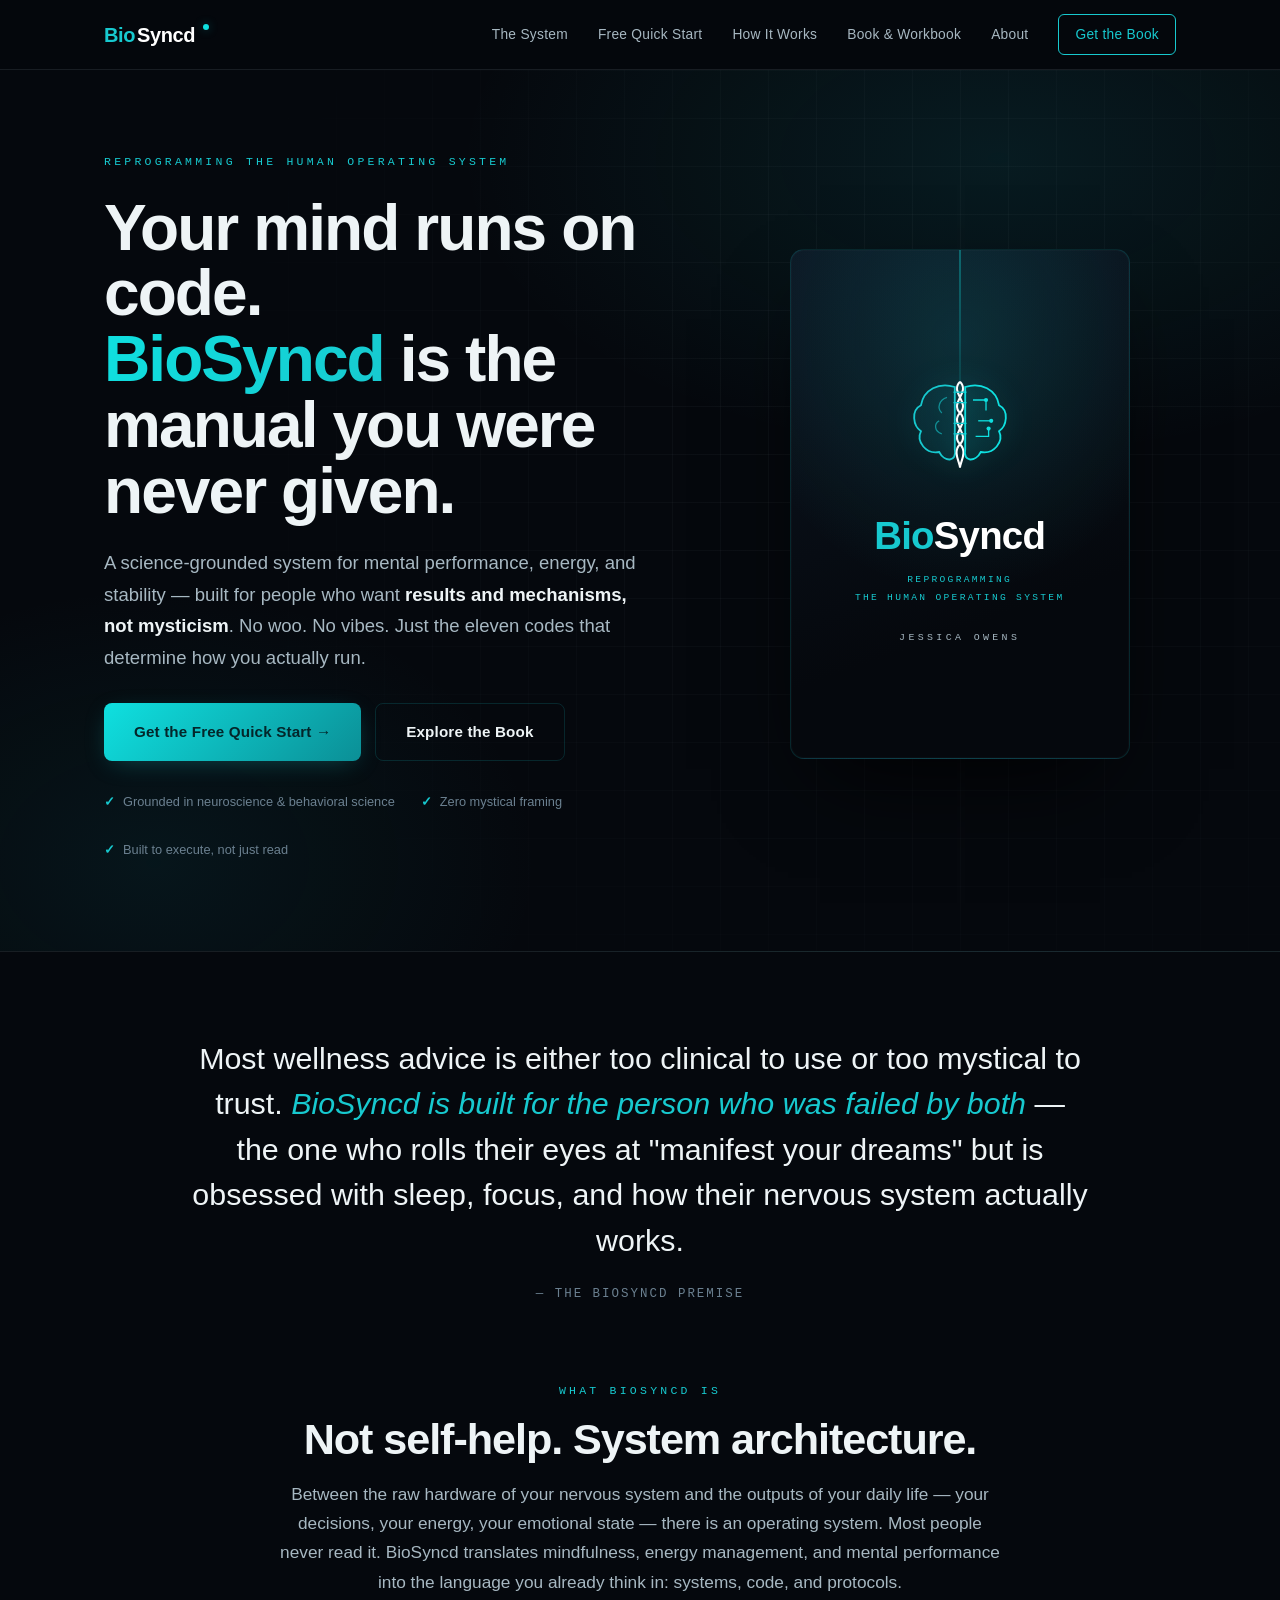
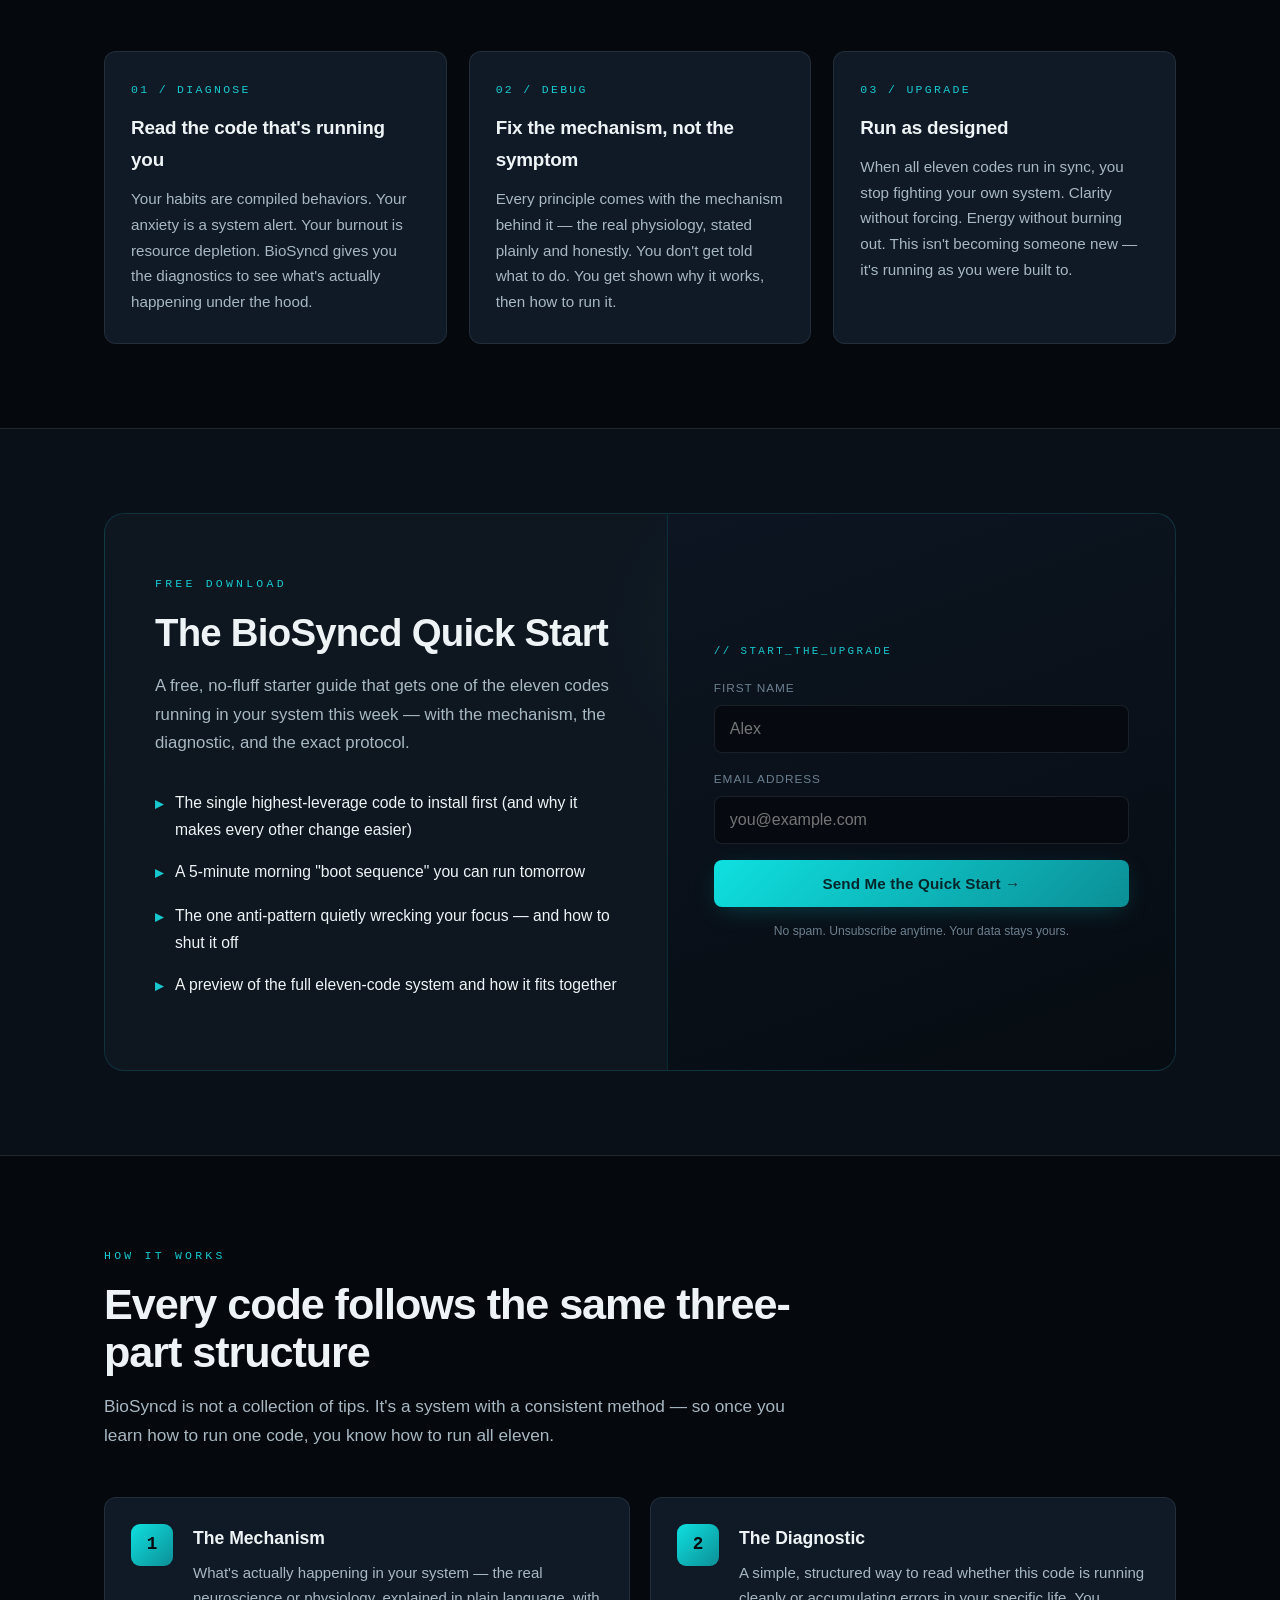
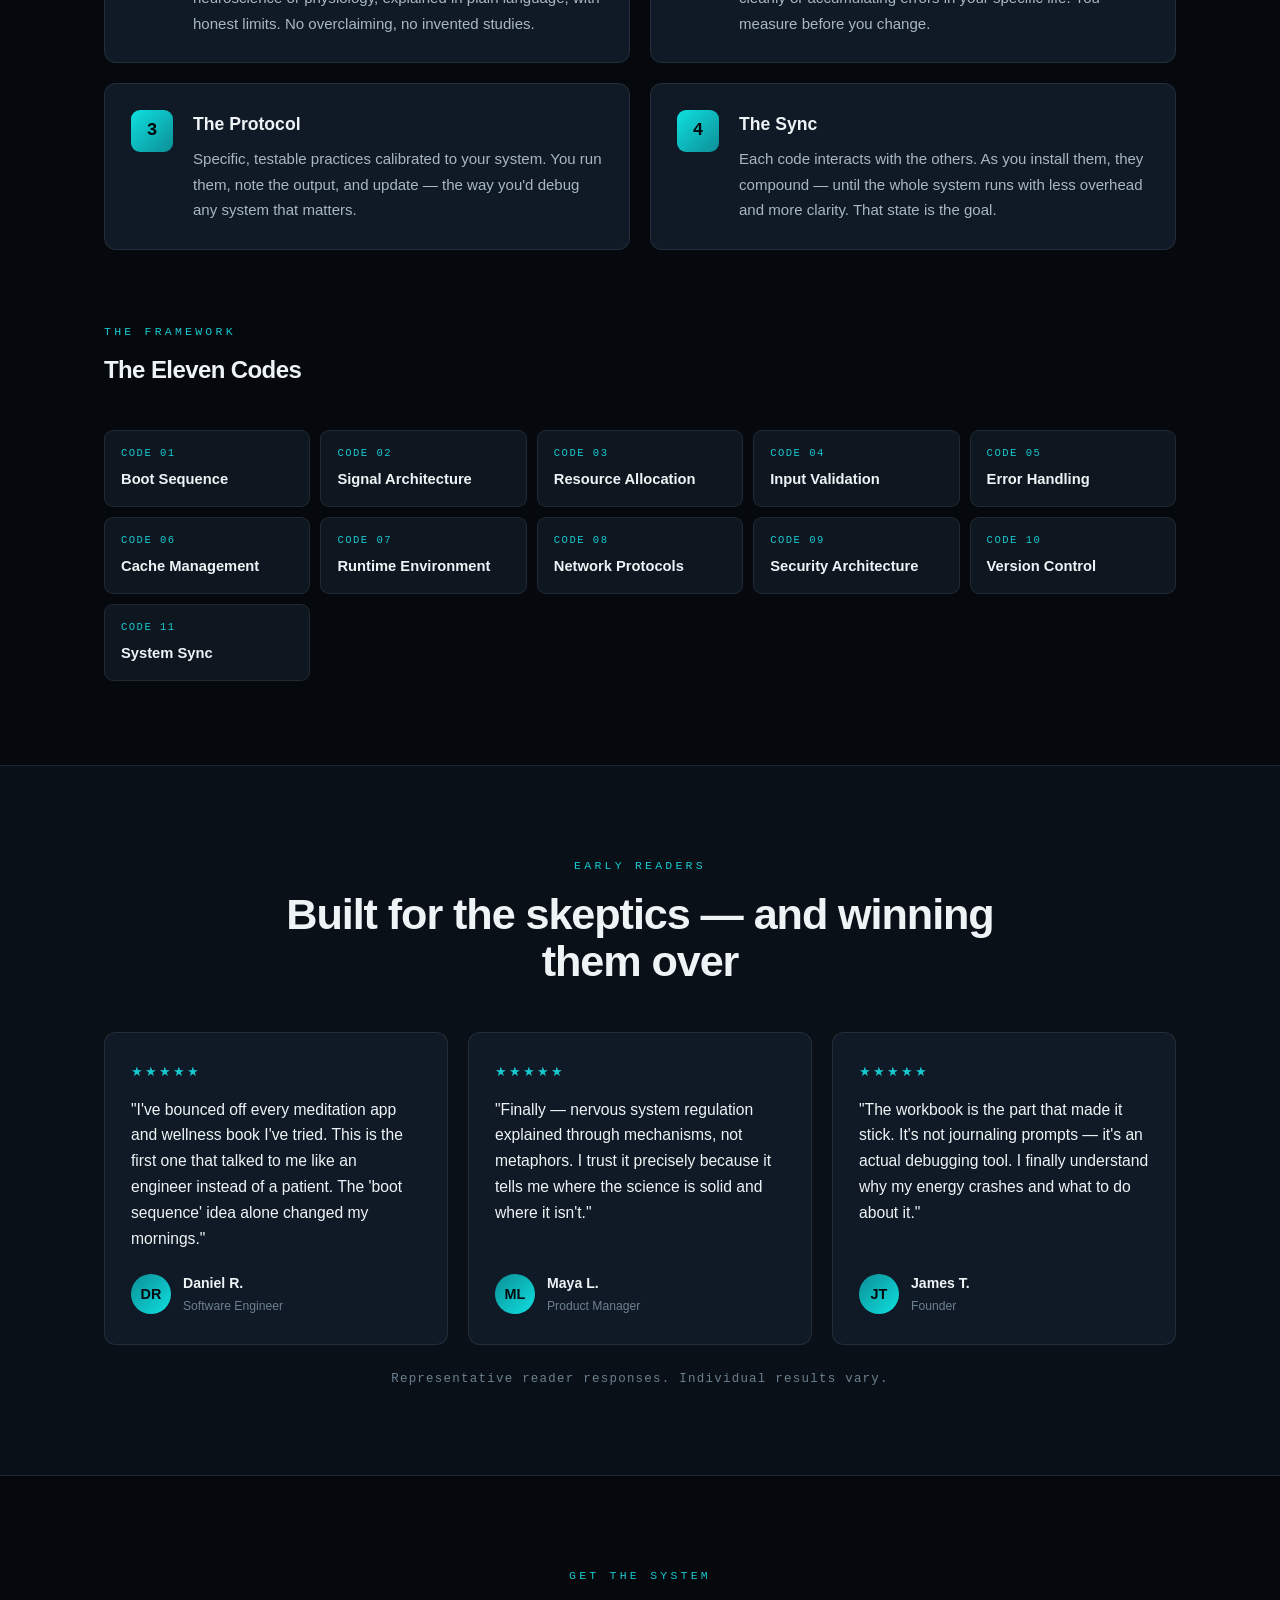
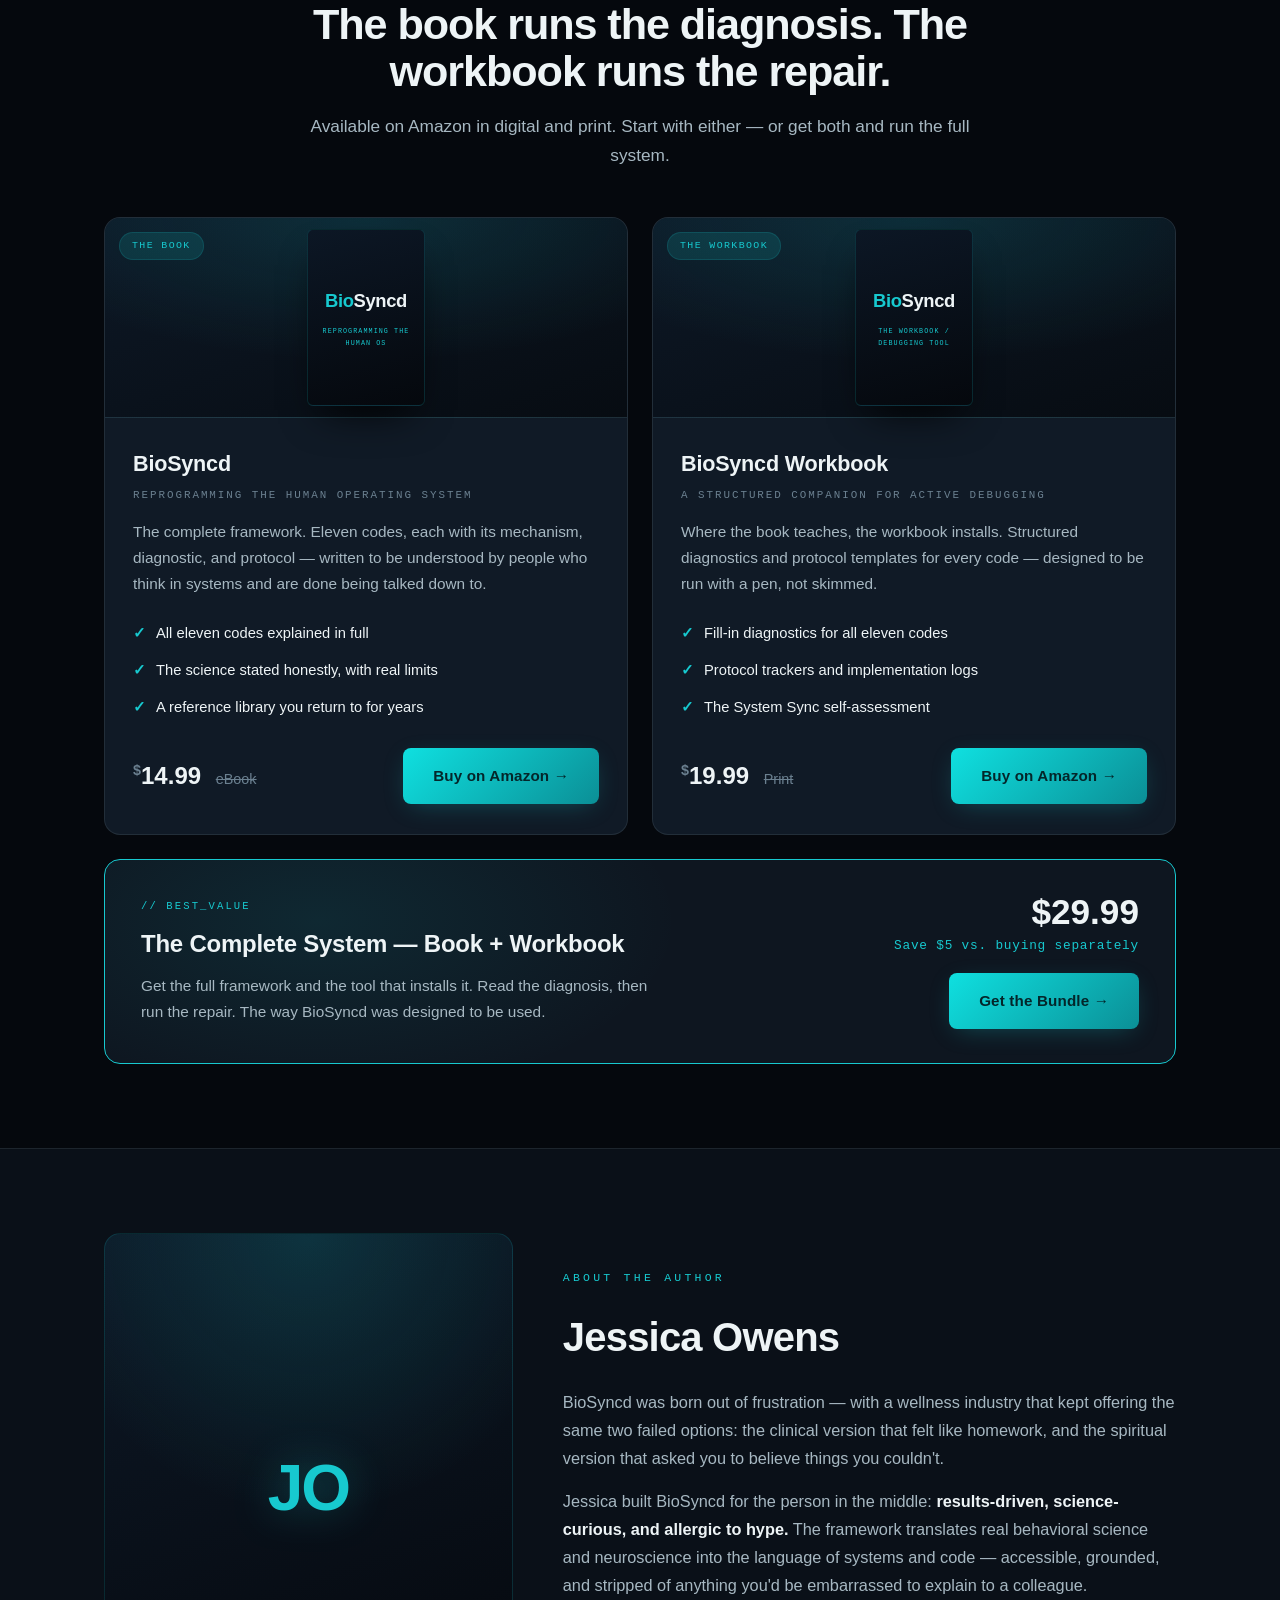
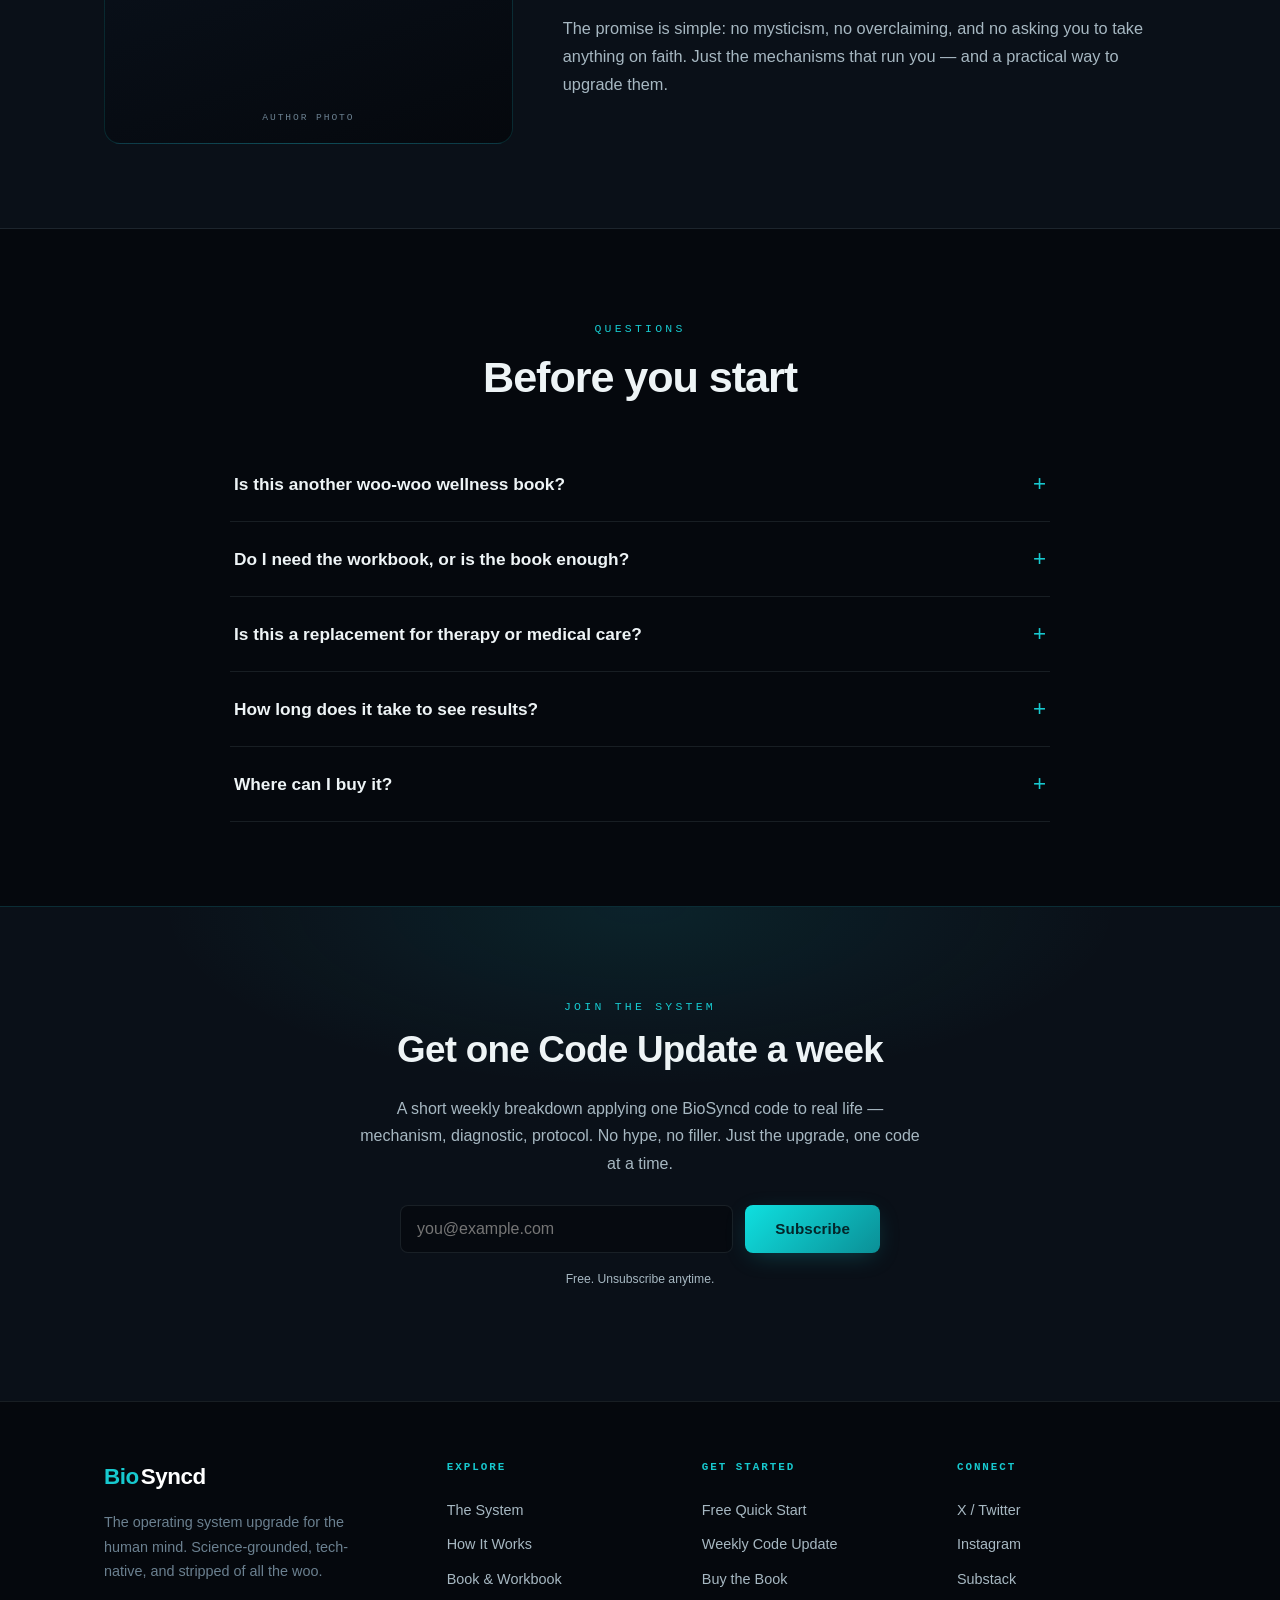
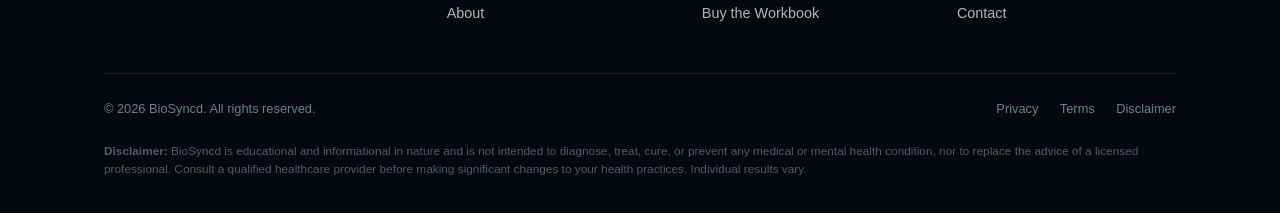
<file: biosyncd.html>
<!DOCTYPE html>
<html lang="en">
<head>
<meta charset="UTF-8">
<meta name="viewport" content="width=device-width, initial-scale=1.0">
<meta name="description" content="BioSyncd: Reprogramming the Human Operating System. A science-grounded system for mental performance, energy, and stability — no woo, just the eleven codes that run you.">
<meta property="og:title" content="BioSyncd — Reprogramming the Human Operating System">
<meta property="og:description" content="The operating system upgrade for the human mind. Eleven codes for mental performance, energy, and stability.">
<meta property="og:type" content="website">
<title>BioSyncd — Reprogramming the Human Operating System</title>
<style>
  *, *::before, *::after { margin: 0; padding: 0; box-sizing: border-box; }

  :root {
    --bg:        #05080d;
    --bg-2:      #0a1018;
    --bg-3:      #0e1620;
    --panel:     #101a26;
    --ink:       #eef4f6;
    --mid:       #a7b8c2;
    --dim:       #6b8090;
    --teal:      #17c9cf;
    --teal-2:    #0fe0e0;
    --teal-deep: #0b8f96;
    --line:      rgba(23, 201, 207, 0.16);
    --line-soft: rgba(167, 184, 194, 0.12);
    --glow:      rgba(23, 201, 207, 0.35);
    --sans: 'Helvetica Neue', 'Segoe UI', Arial, sans-serif;
    --mono: 'SF Mono', 'JetBrains Mono', 'Courier New', monospace;
    --maxw: 1120px;
  }

  html { scroll-behavior: smooth; -webkit-text-size-adjust: 100%; }

  body {
    background: var(--bg);
    color: var(--ink);
    font-family: var(--sans);
    line-height: 1.7;
    overflow-x: hidden;
    -webkit-font-smoothing: antialiased;
  }

  a { color: inherit; text-decoration: none; }
  img { max-width: 100%; display: block; }

  .wrap { max-width: var(--maxw); margin: 0 auto; padding: 0 24px; }

  .mono-label {
    font-family: var(--mono);
    font-size: 0.72rem;
    letter-spacing: 0.28em;
    text-transform: uppercase;
    color: var(--teal);
  }

  /* ─────────── NAV ─────────── */
  header.nav {
    position: sticky;
    top: 0;
    z-index: 50;
    background: rgba(5, 8, 13, 0.82);
    backdrop-filter: blur(14px);
    border-bottom: 1px solid var(--line-soft);
  }
  .nav-inner {
    max-width: var(--maxw);
    margin: 0 auto;
    padding: 14px 24px;
    display: flex;
    align-items: center;
    justify-content: space-between;
  }
  .brand {
    font-weight: 800;
    font-size: 1.25rem;
    letter-spacing: -0.02em;
    display: flex;
    align-items: center;
    gap: 2px;
  }
  .brand .bio { color: var(--teal); }
  .brand .syncd { color: #fff; }
  .brand-dot {
    width: 6px; height: 6px; border-radius: 50%;
    background: var(--teal-2);
    box-shadow: 0 0 10px var(--glow);
    margin-left: 6px;
    align-self: flex-start;
    margin-top: 6px;
  }
  nav.links { display: flex; gap: 30px; align-items: center; }
  nav.links a {
    font-size: 0.86rem;
    color: var(--mid);
    letter-spacing: 0.02em;
    transition: color 0.2s;
  }
  nav.links a:hover { color: var(--teal); }
  nav.links a.nav-cta {
    border: 1px solid var(--teal);
    color: var(--teal);
    padding: 8px 16px;
    border-radius: 6px;
    transition: all 0.2s;
  }
  nav.links a.nav-cta:hover { background: var(--teal); color: var(--bg); }
  .nav-toggle { display: none; background: none; border: none; color: var(--ink); font-size: 1.5rem; cursor: pointer; }

  @media (max-width: 780px) {
    nav.links { display: none; }
    nav.links.open {
      display: flex;
      flex-direction: column;
      position: absolute;
      top: 100%; left: 0; right: 0;
      background: var(--bg-2);
      padding: 20px 24px 28px;
      gap: 18px;
      border-bottom: 1px solid var(--line);
    }
    .nav-toggle { display: block; }
  }

  /* ─────────── BUTTONS ─────────── */
  .btn {
    display: inline-flex;
    align-items: center;
    gap: 10px;
    font-weight: 700;
    font-size: 0.95rem;
    letter-spacing: 0.01em;
    padding: 15px 30px;
    border-radius: 8px;
    cursor: pointer;
    border: none;
    transition: transform 0.15s, box-shadow 0.2s, background 0.2s;
    font-family: var(--sans);
  }
  .btn-primary {
    background: linear-gradient(135deg, var(--teal-2), var(--teal-deep));
    color: #04262a;
    box-shadow: 0 6px 26px -8px var(--glow);
  }
  .btn-primary:hover { transform: translateY(-2px); box-shadow: 0 12px 34px -8px var(--glow); }
  .btn-ghost {
    background: transparent;
    color: var(--ink);
    border: 1px solid var(--line);
  }
  .btn-ghost:hover { border-color: var(--teal); color: var(--teal); }
  .btn-block { width: 100%; justify-content: center; }

  /* ─────────── HERO ─────────── */
  .hero {
    position: relative;
    padding: 76px 0 90px;
    overflow: hidden;
    border-bottom: 1px solid var(--line-soft);
    background:
      radial-gradient(900px 500px at 78% 10%, rgba(23,201,207,0.10), transparent 60%),
      radial-gradient(700px 500px at 12% 90%, rgba(15,143,150,0.10), transparent 55%);
  }
  /* circuit backdrop */
  .circuit-bg {
    position: absolute;
    inset: 0;
    background-image:
      linear-gradient(var(--line-soft) 1px, transparent 1px),
      linear-gradient(90deg, var(--line-soft) 1px, transparent 1px);
    background-size: 48px 48px;
    mask-image: radial-gradient(circle at 70% 40%, #000 0%, transparent 70%);
    opacity: 0.5;
    pointer-events: none;
  }
  .hero-grid {
    position: relative;
    display: grid;
    grid-template-columns: 1.15fr 0.85fr;
    gap: 54px;
    align-items: center;
  }
  .hero h1 {
    font-size: clamp(2.4rem, 5.4vw, 4rem);
    line-height: 1.03;
    letter-spacing: -0.03em;
    font-weight: 800;
    margin: 22px 0 22px;
  }
  .hero h1 .accent {
    background: linear-gradient(120deg, var(--teal-2), var(--teal));
    -webkit-background-clip: text;
    background-clip: text;
    -webkit-text-fill-color: transparent;
  }
  .hero .sub {
    font-size: 1.16rem;
    color: var(--mid);
    max-width: 540px;
    margin-bottom: 20px;
  }
  .hero .sub strong { color: var(--ink); font-weight: 600; }
  .hero-ctas { display: flex; gap: 14px; flex-wrap: wrap; margin-top: 30px; }
  .hero-meta {
    margin-top: 30px;
    display: flex;
    gap: 26px;
    flex-wrap: wrap;
    font-size: 0.8rem;
    color: var(--dim);
  }
  .hero-meta span { display: flex; align-items: center; gap: 8px; }
  .hero-meta .tick { color: var(--teal); font-weight: 800; }

  /* cover visual */
  .cover-frame {
    position: relative;
    justify-self: center;
    width: 100%;
    max-width: 340px;
    aspect-ratio: 2 / 3;
    border-radius: 14px;
    background:
      radial-gradient(120% 90% at 50% 18%, rgba(23,201,207,0.16), transparent 55%),
      linear-gradient(160deg, #0c1622, #05080d 70%);
    border: 1px solid var(--line);
    box-shadow: 0 40px 90px -30px rgba(0,0,0,0.9), 0 0 0 1px rgba(255,255,255,0.02) inset;
    display: flex;
    flex-direction: column;
    align-items: center;
    justify-content: center;
    padding: 30px 24px;
    overflow: hidden;
  }
  .cover-frame::before {
    content: "";
    position: absolute;
    top: -1px; left: 50%; transform: translateX(-50%);
    width: 1px; height: 40%;
    background: linear-gradient(var(--teal-2), transparent);
    opacity: 0.7;
  }
  .cover-brain {
    width: 130px; height: 130px;
    margin-bottom: 26px;
    position: relative;
  }
  .cover-brain svg { width: 100%; height: 100%; filter: drop-shadow(0 0 14px var(--glow)); }
  .cover-title {
    font-size: 2.4rem;
    font-weight: 800;
    letter-spacing: -0.02em;
    line-height: 1;
  }
  .cover-title .bio { color: var(--teal); }
  .cover-title .syncd { color: #fff; }
  .cover-sub {
    margin-top: 16px;
    font-family: var(--mono);
    font-size: 0.6rem;
    letter-spacing: 0.24em;
    text-transform: uppercase;
    color: var(--teal);
    text-align: center;
    line-height: 1.9;
  }
  .cover-author {
    margin-top: 22px;
    font-family: var(--mono);
    font-size: 0.62rem;
    letter-spacing: 0.34em;
    text-transform: uppercase;
    color: var(--mid);
  }

  @media (max-width: 880px) {
    .hero-grid { grid-template-columns: 1fr; gap: 44px; }
    .cover-frame { order: -1; max-width: 280px; }
  }

  /* ─────────── SECTION SHELL ─────────── */
  section { padding: 84px 0; }
  .section-head { max-width: 720px; margin-bottom: 46px; }
  .section-head.center { margin-left: auto; margin-right: auto; text-align: center; }
  .section-head h2 {
    font-size: clamp(1.8rem, 3.6vw, 2.7rem);
    letter-spacing: -0.025em;
    line-height: 1.1;
    font-weight: 800;
    margin: 14px 0 16px;
  }
  .section-head p { color: var(--mid); font-size: 1.08rem; }

  .alt { background: var(--bg-2); border-top: 1px solid var(--line-soft); border-bottom: 1px solid var(--line-soft); }

  /* ─────────── INFO / PROBLEM ─────────── */
  .info-quote {
    font-size: clamp(1.3rem, 2.6vw, 1.9rem);
    line-height: 1.5;
    font-weight: 300;
    color: var(--ink);
    max-width: 900px;
    margin: 0 auto 20px;
    text-align: center;
  }
  .info-quote em { color: var(--teal); font-style: italic; }
  .info-attrib { text-align: center; color: var(--dim); font-family: var(--mono); font-size: 0.78rem; letter-spacing: 0.16em; text-transform: uppercase; }

  .pillars {
    display: grid;
    grid-template-columns: repeat(3, 1fr);
    gap: 22px;
    margin-top: 54px;
  }
  .pillar {
    background: var(--panel);
    border: 1px solid var(--line-soft);
    border-radius: 12px;
    padding: 28px 26px;
    transition: border-color 0.25s, transform 0.25s;
  }
  .pillar:hover { border-color: var(--line); transform: translateY(-3px); }
  .pillar .pnum { font-family: var(--mono); font-size: 0.72rem; color: var(--teal); letter-spacing: 0.2em; }
  .pillar h3 { font-size: 1.18rem; margin: 12px 0 10px; letter-spacing: -0.01em; }
  .pillar p { color: var(--mid); font-size: 0.95rem; }

  @media (max-width: 820px) { .pillars { grid-template-columns: 1fr; } }

  /* ─────────── LEAD MAGNET ─────────── */
  .leadmagnet {
    position: relative;
    background:
      radial-gradient(700px 400px at 85% 20%, rgba(23,201,207,0.12), transparent 60%),
      var(--bg-3);
    border-radius: 20px;
    border: 1px solid var(--line);
    overflow: hidden;
  }
  .lm-grid { display: grid; grid-template-columns: 1.05fr 0.95fr; }
  .lm-copy { padding: 54px 50px; }
  .lm-copy h2 { font-size: clamp(1.7rem, 3.2vw, 2.4rem); letter-spacing: -0.02em; line-height: 1.12; margin: 16px 0 18px; }
  .lm-copy .lm-sub { color: var(--mid); font-size: 1.05rem; margin-bottom: 24px; }
  .lm-benefits { list-style: none; margin-bottom: 8px; }
  .lm-benefits li { display: flex; gap: 12px; align-items: flex-start; padding: 8px 0; color: var(--ink); font-size: 0.98rem; }
  .lm-benefits li::before {
    content: "▸";
    color: var(--teal);
    font-weight: 800;
    margin-top: 1px;
  }
  .lm-form-wrap {
    background: linear-gradient(160deg, #0c1521, #070c12);
    border-left: 1px solid var(--line);
    padding: 54px 46px;
    display: flex;
    flex-direction: column;
    justify-content: center;
  }
  .lm-form-wrap .form-kicker {
    font-family: var(--mono);
    font-size: 0.68rem;
    letter-spacing: 0.22em;
    text-transform: uppercase;
    color: var(--teal);
    margin-bottom: 18px;
  }
  .field { margin-bottom: 16px; }
  .field label {
    display: block;
    font-size: 0.74rem;
    letter-spacing: 0.08em;
    text-transform: uppercase;
    color: var(--dim);
    margin-bottom: 7px;
  }
  .field input {
    width: 100%;
    background: #060a10;
    border: 1px solid var(--line-soft);
    border-radius: 8px;
    padding: 14px 15px;
    color: var(--ink);
    font-size: 1rem;
    font-family: var(--sans);
    transition: border-color 0.2s, box-shadow 0.2s;
  }
  .field input:focus {
    outline: none;
    border-color: var(--teal);
    box-shadow: 0 0 0 3px rgba(23,201,207,0.14);
  }
  .form-note { font-size: 0.76rem; color: var(--dim); margin-top: 14px; text-align: center; }
  .form-success {
    display: none;
    text-align: center;
    padding: 20px 0;
  }
  .form-success.show { display: block; }
  .form-success .check {
    width: 54px; height: 54px; border-radius: 50%;
    background: rgba(23,201,207,0.14);
    border: 1px solid var(--teal);
    display: flex; align-items: center; justify-content: center;
    margin: 0 auto 16px;
    color: var(--teal);
    font-size: 1.6rem;
  }
  .form-success h4 { font-size: 1.2rem; margin-bottom: 8px; }
  .form-success p { color: var(--mid); font-size: 0.94rem; }

  @media (max-width: 860px) {
    .lm-grid { grid-template-columns: 1fr; }
    .lm-copy, .lm-form-wrap { padding: 40px 30px; }
    .lm-form-wrap { border-left: none; border-top: 1px solid var(--line); }
  }

  /* ─────────── HOW IT WORKS ─────────── */
  .how-grid { display: grid; grid-template-columns: repeat(2, 1fr); gap: 20px; }
  .how-step {
    display: flex;
    gap: 20px;
    background: var(--panel);
    border: 1px solid var(--line-soft);
    border-radius: 12px;
    padding: 26px 26px;
  }
  .how-step .stepno {
    font-family: var(--mono);
    font-size: 1.1rem;
    font-weight: 700;
    color: var(--bg);
    background: linear-gradient(135deg, var(--teal-2), var(--teal-deep));
    min-width: 42px; height: 42px;
    border-radius: 9px;
    display: flex; align-items: center; justify-content: center;
    flex-shrink: 0;
  }
  .how-step h3 { font-size: 1.1rem; margin-bottom: 6px; }
  .how-step p { color: var(--mid); font-size: 0.94rem; }

  @media (max-width: 820px) { .how-grid { grid-template-columns: 1fr; } }

  /* ─────────── CODES STRIP ─────────── */
  .codes-strip {
    margin-top: 46px;
    display: grid;
    grid-template-columns: repeat(auto-fill, minmax(180px, 1fr));
    gap: 10px;
  }
  .code-chip {
    background: var(--bg-3);
    border: 1px solid var(--line-soft);
    border-radius: 9px;
    padding: 14px 16px;
    transition: border-color 0.2s, background 0.2s;
  }
  .code-chip:hover { border-color: var(--line); background: var(--panel); }
  .code-chip .cnum { font-family: var(--mono); font-size: 0.66rem; color: var(--teal); letter-spacing: 0.14em; }
  .code-chip .cname { font-size: 0.92rem; font-weight: 600; margin-top: 4px; }

  /* ─────────── TESTIMONIALS ─────────── */
  .tgrid { display: grid; grid-template-columns: repeat(3, 1fr); gap: 20px; }
  .tcard {
    background: var(--panel);
    border: 1px solid var(--line-soft);
    border-radius: 12px;
    padding: 28px 26px;
    display: flex; flex-direction: column;
  }
  .tcard .quote { font-size: 0.98rem; color: var(--ink); margin-bottom: 20px; line-height: 1.65; flex: 1; }
  .tcard .who { display: flex; align-items: center; gap: 12px; }
  .tcard .avatar {
    width: 40px; height: 40px; border-radius: 50%;
    background: linear-gradient(135deg, var(--teal-deep), var(--teal-2));
    color: var(--bg); font-weight: 800; font-size: 0.9rem;
    display: flex; align-items: center; justify-content: center;
  }
  .tcard .who .name { font-size: 0.88rem; font-weight: 600; }
  .tcard .who .role { font-size: 0.76rem; color: var(--dim); }
  .stars { color: var(--teal); font-size: 0.8rem; letter-spacing: 2px; margin-bottom: 14px; }

  @media (max-width: 820px) { .tgrid { grid-template-columns: 1fr; } }

  /* ─────────── PRODUCTS ─────────── */
  .prod-grid { display: grid; grid-template-columns: repeat(2, 1fr); gap: 24px; }
  .prod {
    background: var(--panel);
    border: 1px solid var(--line-soft);
    border-radius: 16px;
    overflow: hidden;
    display: flex; flex-direction: column;
    transition: border-color 0.25s, transform 0.25s;
  }
  .prod:hover { border-color: var(--line); transform: translateY(-4px); }
  .prod-visual {
    height: 200px;
    position: relative;
    display: flex; align-items: center; justify-content: center;
    background:
      radial-gradient(120% 120% at 50% 0%, rgba(23,201,207,0.14), transparent 60%),
      linear-gradient(160deg, #0d1826, #070c12);
    border-bottom: 1px solid var(--line-soft);
  }
  .prod-visual .mini-cover {
    width: 118px; aspect-ratio: 2/3; border-radius: 6px;
    background: linear-gradient(165deg, #0c1725, #05080d);
    border: 1px solid var(--line);
    box-shadow: 0 20px 40px -16px rgba(0,0,0,0.9);
    display: flex; flex-direction: column; align-items: center; justify-content: center;
    padding: 14px 10px; text-align: center;
  }
  .prod-visual .mini-cover .mc-title { font-size: 1.15rem; font-weight: 800; letter-spacing: -0.02em; }
  .prod-visual .mini-cover .mc-title .bio { color: var(--teal); }
  .prod-visual .mini-cover .mc-tag { font-family: var(--mono); font-size: 0.42rem; letter-spacing: 0.16em; color: var(--teal); margin-top: 8px; text-transform: uppercase; line-height: 1.8; }
  .prod-visual .badge {
    position: absolute; top: 14px; left: 14px;
    font-family: var(--mono); font-size: 0.62rem; letter-spacing: 0.14em; text-transform: uppercase;
    background: rgba(23,201,207,0.14); color: var(--teal);
    border: 1px solid var(--line); border-radius: 20px; padding: 5px 12px;
  }
  .prod-body { padding: 28px 28px 30px; display: flex; flex-direction: column; flex: 1; }
  .prod-body h3 { font-size: 1.35rem; letter-spacing: -0.01em; margin-bottom: 4px; }
  .prod-body .prod-type { font-family: var(--mono); font-size: 0.68rem; letter-spacing: 0.18em; text-transform: uppercase; color: var(--dim); margin-bottom: 14px; }
  .prod-body p.desc { color: var(--mid); font-size: 0.96rem; margin-bottom: 18px; }
  .prod-body ul { list-style: none; margin-bottom: 22px; }
  .prod-body ul li { display: flex; gap: 10px; padding: 6px 0; font-size: 0.92rem; color: var(--ink); }
  .prod-body ul li::before { content: "✓"; color: var(--teal); font-weight: 800; }
  .prod-foot { margin-top: auto; display: flex; align-items: center; justify-content: space-between; gap: 14px; }
  .prod-price { font-size: 1.5rem; font-weight: 800; }
  .prod-price .cur { font-size: 0.9rem; color: var(--dim); vertical-align: super; }
  .prod-price .old { font-size: 0.9rem; color: var(--dim); text-decoration: line-through; margin-left: 8px; font-weight: 400; }

  /* bundle */
  .bundle {
    margin-top: 24px;
    background:
      radial-gradient(600px 300px at 20% 30%, rgba(23,201,207,0.10), transparent 60%),
      var(--bg-3);
    border: 1px solid var(--teal);
    border-radius: 16px;
    padding: 34px 36px;
    display: grid; grid-template-columns: 1fr auto; gap: 26px; align-items: center;
  }
  .bundle .bl-tag { font-family: var(--mono); font-size: 0.66rem; letter-spacing: 0.2em; text-transform: uppercase; color: var(--teal); }
  .bundle h3 { font-size: 1.5rem; margin: 8px 0 8px; letter-spacing: -0.01em; }
  .bundle p { color: var(--mid); font-size: 0.96rem; max-width: 520px; }
  .bundle-right { text-align: right; }
  .bundle-right .bprice { font-size: 2.2rem; font-weight: 800; line-height: 1; }
  .bundle-right .bsave { font-size: 0.8rem; color: var(--teal); margin: 6px 0 16px; font-family: var(--mono); letter-spacing: 0.06em; }

  @media (max-width: 820px) {
    .prod-grid { grid-template-columns: 1fr; }
    .bundle { grid-template-columns: 1fr; }
    .bundle-right { text-align: left; }
  }

  /* ─────────── ABOUT ─────────── */
  .about-grid { display: grid; grid-template-columns: 0.8fr 1.2fr; gap: 50px; align-items: center; }
  .about-photo {
    aspect-ratio: 4/5;
    border-radius: 16px;
    background:
      radial-gradient(120% 100% at 50% 0%, rgba(23,201,207,0.16), transparent 55%),
      linear-gradient(160deg, #0d1826, #05080d);
    border: 1px solid var(--line);
    display: flex; align-items: center; justify-content: center;
    position: relative; overflow: hidden;
  }
  .about-photo .initials {
    font-size: 4rem; font-weight: 800; letter-spacing: -0.03em;
    color: var(--teal); filter: drop-shadow(0 0 20px var(--glow));
  }
  .about-photo .ph-note {
    position: absolute; bottom: 16px; left: 0; right: 0; text-align: center;
    font-family: var(--mono); font-size: 0.6rem; letter-spacing: 0.2em; text-transform: uppercase; color: var(--dim);
  }
  .about-grid h2 { font-size: clamp(1.8rem, 3.4vw, 2.5rem); letter-spacing: -0.02em; margin: 14px 0 18px; }
  .about-grid p { color: var(--mid); font-size: 1.02rem; margin-bottom: 16px; }
  .about-grid p strong { color: var(--ink); }
  @media (max-width: 820px) { .about-grid { grid-template-columns: 1fr; gap: 34px; } }

  /* ─────────── FAQ ─────────── */
  .faq-list { max-width: 820px; margin: 0 auto; }
  .faq-item { border-bottom: 1px solid var(--line-soft); }
  .faq-q {
    width: 100%; text-align: left; background: none; border: none; cursor: pointer;
    padding: 24px 4px; color: var(--ink); font-size: 1.08rem; font-weight: 600;
    display: flex; justify-content: space-between; align-items: center; gap: 20px;
    font-family: var(--sans);
  }
  .faq-q .sign { color: var(--teal); font-size: 1.4rem; font-weight: 300; transition: transform 0.25s; flex-shrink: 0; }
  .faq-item.open .faq-q .sign { transform: rotate(45deg); }
  .faq-a { max-height: 0; overflow: hidden; transition: max-height 0.3s ease; }
  .faq-a p { color: var(--mid); font-size: 0.98rem; padding: 0 4px 24px; }

  /* ─────────── NEWSLETTER STRIP ─────────── */
  .news {
    background:
      radial-gradient(800px 300px at 50% 0%, rgba(23,201,207,0.10), transparent 60%),
      var(--bg-2);
    text-align: center;
    border-top: 1px solid var(--line);
  }
  .news h2 { font-size: clamp(1.7rem, 3.2vw, 2.3rem); letter-spacing: -0.02em; margin-bottom: 14px; }
  .news p { color: var(--mid); max-width: 560px; margin: 0 auto 28px; }
  .news-form { display: flex; gap: 12px; max-width: 480px; margin: 0 auto; }
  .news-form input {
    flex: 1; background: #060a10; border: 1px solid var(--line-soft); border-radius: 8px;
    padding: 14px 16px; color: var(--ink); font-size: 1rem; font-family: var(--sans);
  }
  .news-form input:focus { outline: none; border-color: var(--teal); box-shadow: 0 0 0 3px rgba(23,201,207,0.14); }
  @media (max-width: 560px) { .news-form { flex-direction: column; } }

  /* ─────────── FOOTER ─────────── */
  footer.site {
    background: var(--bg);
    border-top: 1px solid var(--line-soft);
    padding: 56px 0 34px;
  }
  .foot-grid { display: grid; grid-template-columns: 1.4fr 1fr 1fr 1fr; gap: 36px; margin-bottom: 42px; }
  .foot-brand .brand { font-size: 1.4rem; margin-bottom: 14px; }
  .foot-brand p { color: var(--dim); font-size: 0.9rem; max-width: 280px; }
  .foot-col h5 { font-family: var(--mono); font-size: 0.68rem; letter-spacing: 0.18em; text-transform: uppercase; color: var(--teal); margin-bottom: 16px; }
  .foot-col a { display: block; color: var(--mid); font-size: 0.9rem; padding: 5px 0; transition: color 0.2s; }
  .foot-col a:hover { color: var(--teal); }
  .foot-bottom {
    border-top: 1px solid var(--line-soft);
    padding-top: 24px;
    display: flex; justify-content: space-between; align-items: center; gap: 16px; flex-wrap: wrap;
    font-size: 0.8rem; color: var(--dim);
  }
  .foot-bottom .legal a { color: var(--dim); margin-left: 18px; }
  .foot-bottom .legal a:hover { color: var(--teal); }
  .disclaimer { max-width: var(--maxw); margin: 22px auto 0; padding: 0 24px; }
  .disclaimer p { font-size: 0.74rem; color: #4c5d6a; line-height: 1.6; }

  @media (max-width: 820px) { .foot-grid { grid-template-columns: 1fr 1fr; gap: 30px; } }
  @media (max-width: 520px) { .foot-grid { grid-template-columns: 1fr; } }

  /* reveal on scroll */
  .reveal { opacity: 0; transform: translateY(22px); transition: opacity 0.6s ease, transform 0.6s ease; }
  .reveal.in { opacity: 1; transform: none; }
</style>
</head>
<body>

<!-- ══════════ NAV ══════════ -->
<header class="nav">
  <div class="nav-inner">
    <a href="#top" class="brand"><span class="bio">Bio</span><span class="syncd">Syncd</span><span class="brand-dot"></span></a>
    <button class="nav-toggle" aria-label="Menu" onclick="document.getElementById('navlinks').classList.toggle('open')">☰</button>
    <nav class="links" id="navlinks">
      <a href="#system">The System</a>
      <a href="#quickstart">Free Quick Start</a>
      <a href="#how">How It Works</a>
      <a href="#books">Book &amp; Workbook</a>
      <a href="#about">About</a>
      <a href="#books" class="nav-cta">Get the Book</a>
    </nav>
  </div>
</header>

<!-- ══════════ HERO ══════════ -->
<section class="hero" id="top">
  <div class="circuit-bg"></div>
  <div class="wrap">
    <div class="hero-grid">
      <div class="hero-copy">
        <span class="mono-label">Reprogramming the Human Operating System</span>
        <h1>Your mind runs on code.<br><span class="accent">BioSyncd</span> is the manual you were never given.</h1>
        <p class="sub">A science-grounded system for mental performance, energy, and stability — built for people who want <strong>results and mechanisms, not mysticism</strong>. No woo. No vibes. Just the eleven codes that determine how you actually run.</p>
        <div class="hero-ctas">
          <a href="#quickstart" class="btn btn-primary">Get the Free Quick Start →</a>
          <a href="#books" class="btn btn-ghost">Explore the Book</a>
        </div>
        <div class="hero-meta">
          <span><span class="tick">✓</span> Grounded in neuroscience &amp; behavioral science</span>
          <span><span class="tick">✓</span> Zero mystical framing</span>
          <span><span class="tick">✓</span> Built to execute, not just read</span>
        </div>
      </div>

      <div class="cover-frame" aria-label="BioSyncd book cover">
        <div class="cover-brain">
          <svg viewBox="0 0 100 100" fill="none" xmlns="http://www.w3.org/2000/svg">
            <!-- left organic hemisphere -->
            <path d="M46 20 C34 16 22 22 20 34 C12 38 14 50 20 54 C16 62 24 72 34 70 C38 78 48 78 46 68 L46 20Z" stroke="#17c9cf" stroke-width="1.4" fill="rgba(23,201,207,0.05)"/>
            <path d="M40 28 C34 30 32 36 36 40" stroke="#17c9cf" stroke-width="1" opacity="0.6"/>
            <path d="M34 46 C30 48 30 54 36 56" stroke="#17c9cf" stroke-width="1" opacity="0.6"/>
            <!-- DNA center -->
            <path d="M50 16 C58 24 42 32 50 40 C58 48 42 56 50 64 C56 70 50 78 50 82" stroke="#ffffff" stroke-width="1.6"/>
            <path d="M50 16 C42 24 58 32 50 40 C42 48 58 56 50 64 C44 70 50 78 50 82" stroke="#ffffff" stroke-width="1.6"/>
            <line x1="45" y1="24" x2="55" y2="24" stroke="#17c9cf" stroke-width="1"/>
            <line x1="45" y1="32" x2="55" y2="32" stroke="#17c9cf" stroke-width="1"/>
            <line x1="45" y1="48" x2="55" y2="48" stroke="#17c9cf" stroke-width="1"/>
            <line x1="45" y1="56" x2="55" y2="56" stroke="#17c9cf" stroke-width="1"/>
            <!-- right circuit hemisphere -->
            <path d="M54 20 C66 16 78 22 80 34 C88 38 86 50 80 54 C84 62 76 72 66 70 C62 78 52 78 54 68 L54 20Z" stroke="#0fe0e0" stroke-width="1.4" fill="rgba(15,224,224,0.05)"/>
            <path d="M60 30 H70 V38" stroke="#0fe0e0" stroke-width="1"/>
            <circle cx="70" cy="30" r="1.6" fill="#0fe0e0"/>
            <path d="M64 46 H74" stroke="#0fe0e0" stroke-width="1"/>
            <circle cx="74" cy="46" r="1.6" fill="#0fe0e0"/>
            <path d="M62 58 H72 V52" stroke="#0fe0e0" stroke-width="1"/>
            <circle cx="72" cy="52" r="1.6" fill="#0fe0e0"/>
          </svg>
        </div>
        <div class="cover-title"><span class="bio">Bio</span><span class="syncd">Syncd</span></div>
        <div class="cover-sub">Reprogramming<br>the Human Operating System</div>
        <div class="cover-author">Jessica Owens</div>
      </div>
    </div>
  </div>
</section>

<!-- ══════════ INFORMATIONAL / WHAT IS IT ══════════ -->
<section id="system">
  <div class="wrap">
    <p class="info-quote reveal">Most wellness advice is either too clinical to use or too mystical to trust. <em>BioSyncd is built for the person who was failed by both</em> — the one who rolls their eyes at "manifest your dreams" but is obsessed with sleep, focus, and how their nervous system actually works.</p>
    <p class="info-attrib reveal">— The BioSyncd premise</p>

    <div class="section-head center reveal" style="margin-top:70px;">
      <span class="mono-label">What BioSyncd Is</span>
      <h2>Not self-help. System architecture.</h2>
      <p>Between the raw hardware of your nervous system and the outputs of your daily life — your decisions, your energy, your emotional state — there is an operating system. Most people never read it. BioSyncd translates mindfulness, energy management, and mental performance into the language you already think in: systems, code, and protocols.</p>
    </div>

    <div class="pillars">
      <div class="pillar reveal">
        <div class="pnum">01 / DIAGNOSE</div>
        <h3>Read the code that's running you</h3>
        <p>Your habits are compiled behaviors. Your anxiety is a system alert. Your burnout is resource depletion. BioSyncd gives you the diagnostics to see what's actually happening under the hood.</p>
      </div>
      <div class="pillar reveal">
        <div class="pnum">02 / DEBUG</div>
        <h3>Fix the mechanism, not the symptom</h3>
        <p>Every principle comes with the mechanism behind it — the real physiology, stated plainly and honestly. You don't get told what to do. You get shown why it works, then how to run it.</p>
      </div>
      <div class="pillar reveal">
        <div class="pnum">03 / UPGRADE</div>
        <h3>Run as designed</h3>
        <p>When all eleven codes run in sync, you stop fighting your own system. Clarity without forcing. Energy without burning out. This isn't becoming someone new — it's running as you were built to.</p>
      </div>
    </div>
  </div>
</section>

<!-- ══════════ LEAD MAGNET / FREE QUICK START ══════════ -->
<section class="alt" id="quickstart">
  <div class="wrap">
    <div class="leadmagnet reveal">
      <div class="lm-grid">
        <div class="lm-copy">
          <span class="mono-label">Free Download</span>
          <h2>The BioSyncd Quick Start</h2>
          <p class="lm-sub">A free, no-fluff starter guide that gets one of the eleven codes running in your system this week — with the mechanism, the diagnostic, and the exact protocol.</p>
          <ul class="lm-benefits">
            <li>The single highest-leverage code to install first (and why it makes every other change easier)</li>
            <li>A 5-minute morning "boot sequence" you can run tomorrow</li>
            <li>The one anti-pattern quietly wrecking your focus — and how to shut it off</li>
            <li>A preview of the full eleven-code system and how it fits together</li>
          </ul>
        </div>
        <div class="lm-form-wrap">
          <div class="form-kicker">// Start_the_upgrade</div>
          <form id="quickStartForm" novalidate>
            <div class="field">
              <label for="qs-name">First name</label>
              <input type="text" id="qs-name" name="first_name" placeholder="Alex" autocomplete="given-name" required>
            </div>
            <div class="field">
              <label for="qs-email">Email address</label>
              <input type="email" id="qs-email" name="email" placeholder="you@example.com" autocomplete="email" required>
            </div>
            <button type="submit" class="btn btn-primary btn-block">Send Me the Quick Start →</button>
            <p class="form-note">No spam. Unsubscribe anytime. Your data stays yours.</p>
          </form>
          <div class="form-success" id="qsSuccess">
            <div class="check">✓</div>
            <h4>Check your inbox.</h4>
            <p>Your BioSyncd Quick Start is on its way. If it's not there in a few minutes, check your promotions or spam folder.</p>
          </div>
        </div>
      </div>
    </div>
  </div>
</section>

<!-- ══════════ HOW IT WORKS ══════════ -->
<section id="how">
  <div class="wrap">
    <div class="section-head reveal">
      <span class="mono-label">How It Works</span>
      <h2>Every code follows the same three-part structure</h2>
      <p>BioSyncd is not a collection of tips. It's a system with a consistent method — so once you learn how to run one code, you know how to run all eleven.</p>
    </div>

    <div class="how-grid">
      <div class="how-step reveal">
        <div class="stepno">1</div>
        <div>
          <h3>The Mechanism</h3>
          <p>What's actually happening in your system — the real neuroscience or physiology, explained in plain language, with honest limits. No overclaiming, no invented studies.</p>
        </div>
      </div>
      <div class="how-step reveal">
        <div class="stepno">2</div>
        <div>
          <h3>The Diagnostic</h3>
          <p>A simple, structured way to read whether this code is running cleanly or accumulating errors in your specific life. You measure before you change.</p>
        </div>
      </div>
      <div class="how-step reveal">
        <div class="stepno">3</div>
        <div>
          <h3>The Protocol</h3>
          <p>Specific, testable practices calibrated to your system. You run them, note the output, and update — the way you'd debug any system that matters.</p>
        </div>
      </div>
      <div class="how-step reveal">
        <div class="stepno">4</div>
        <div>
          <h3>The Sync</h3>
          <p>Each code interacts with the others. As you install them, they compound — until the whole system runs with less overhead and more clarity. That state is the goal.</p>
        </div>
      </div>
    </div>

    <div class="section-head reveal" style="margin-top:66px; max-width:100%;">
      <span class="mono-label">The Framework</span>
      <h2 style="font-size:1.5rem;">The Eleven Codes</h2>
    </div>
    <div class="codes-strip">
      <div class="code-chip reveal"><div class="cnum">CODE 01</div><div class="cname">Boot Sequence</div></div>
      <div class="code-chip reveal"><div class="cnum">CODE 02</div><div class="cname">Signal Architecture</div></div>
      <div class="code-chip reveal"><div class="cnum">CODE 03</div><div class="cname">Resource Allocation</div></div>
      <div class="code-chip reveal"><div class="cnum">CODE 04</div><div class="cname">Input Validation</div></div>
      <div class="code-chip reveal"><div class="cnum">CODE 05</div><div class="cname">Error Handling</div></div>
      <div class="code-chip reveal"><div class="cnum">CODE 06</div><div class="cname">Cache Management</div></div>
      <div class="code-chip reveal"><div class="cnum">CODE 07</div><div class="cname">Runtime Environment</div></div>
      <div class="code-chip reveal"><div class="cnum">CODE 08</div><div class="cname">Network Protocols</div></div>
      <div class="code-chip reveal"><div class="cnum">CODE 09</div><div class="cname">Security Architecture</div></div>
      <div class="code-chip reveal"><div class="cnum">CODE 10</div><div class="cname">Version Control</div></div>
      <div class="code-chip reveal"><div class="cnum">CODE 11</div><div class="cname">System Sync</div></div>
    </div>
  </div>
</section>

<!-- ══════════ TESTIMONIALS / SOCIAL PROOF ══════════ -->
<section class="alt">
  <div class="wrap">
    <div class="section-head center reveal">
      <span class="mono-label">Early Readers</span>
      <h2>Built for the skeptics — and winning them over</h2>
    </div>
    <div class="tgrid">
      <div class="tcard reveal">
        <div class="stars">★★★★★</div>
        <p class="quote">"I've bounced off every meditation app and wellness book I've tried. This is the first one that talked to me like an engineer instead of a patient. The 'boot sequence' idea alone changed my mornings."</p>
        <div class="who">
          <div class="avatar">DR</div>
          <div><div class="name">Daniel R.</div><div class="role">Software Engineer</div></div>
        </div>
      </div>
      <div class="tcard reveal">
        <div class="stars">★★★★★</div>
        <p class="quote">"Finally — nervous system regulation explained through mechanisms, not metaphors. I trust it precisely because it tells me where the science is solid and where it isn't."</p>
        <div class="who">
          <div class="avatar">ML</div>
          <div><div class="name">Maya L.</div><div class="role">Product Manager</div></div>
        </div>
      </div>
      <div class="tcard reveal">
        <div class="stars">★★★★★</div>
        <p class="quote">"The workbook is the part that made it stick. It's not journaling prompts — it's an actual debugging tool. I finally understand why my energy crashes and what to do about it."</p>
        <div class="who">
          <div class="avatar">JT</div>
          <div><div class="name">James T.</div><div class="role">Founder</div></div>
        </div>
      </div>
    </div>
    <p style="text-align:center; margin-top:24px; font-size:0.78rem; color:var(--dim); font-family:var(--mono); letter-spacing:0.1em;">Representative reader responses. Individual results vary.</p>
  </div>
</section>

<!-- ══════════ PRODUCTS ══════════ -->
<section id="books">
  <div class="wrap">
    <div class="section-head center reveal">
      <span class="mono-label">Get the System</span>
      <h2>The book runs the diagnosis. The workbook runs the repair.</h2>
      <p>Available on Amazon in digital and print. Start with either — or get both and run the full system.</p>
    </div>

    <div class="prod-grid">
      <!-- BOOK -->
      <div class="prod reveal">
        <div class="prod-visual">
          <span class="badge">The Book</span>
          <div class="mini-cover">
            <div class="mc-title"><span class="bio">Bio</span>Syncd</div>
            <div class="mc-tag">Reprogramming the<br>Human OS</div>
          </div>
        </div>
        <div class="prod-body">
          <h3>BioSyncd</h3>
          <div class="prod-type">Reprogramming the Human Operating System</div>
          <p class="desc">The complete framework. Eleven codes, each with its mechanism, diagnostic, and protocol — written to be understood by people who think in systems and are done being talked down to.</p>
          <ul>
            <li>All eleven codes explained in full</li>
            <li>The science stated honestly, with real limits</li>
            <li>A reference library you return to for years</li>
          </ul>
          <div class="prod-foot">
            <div class="prod-price"><span class="cur">$</span>14.99 <span class="old">eBook</span></div>
            <a href="#" data-amazon="book" class="btn btn-primary">Buy on Amazon →</a>
          </div>
        </div>
      </div>

      <!-- WORKBOOK -->
      <div class="prod reveal">
        <div class="prod-visual">
          <span class="badge">The Workbook</span>
          <div class="mini-cover">
            <div class="mc-title"><span class="bio">Bio</span>Syncd</div>
            <div class="mc-tag">The Workbook /<br>Debugging Tool</div>
          </div>
        </div>
        <div class="prod-body">
          <h3>BioSyncd Workbook</h3>
          <div class="prod-type">A Structured Companion for Active Debugging</div>
          <p class="desc">Where the book teaches, the workbook installs. Structured diagnostics and protocol templates for every code — designed to be run with a pen, not skimmed.</p>
          <ul>
            <li>Fill-in diagnostics for all eleven codes</li>
            <li>Protocol trackers and implementation logs</li>
            <li>The System Sync self-assessment</li>
          </ul>
          <div class="prod-foot">
            <div class="prod-price"><span class="cur">$</span>19.99 <span class="old">Print</span></div>
            <a href="#" data-amazon="workbook" class="btn btn-primary">Buy on Amazon →</a>
          </div>
        </div>
      </div>
    </div>

    <!-- BUNDLE -->
    <div class="bundle reveal">
      <div class="bundle-left">
        <div class="bl-tag">// Best_Value</div>
        <h3>The Complete System — Book + Workbook</h3>
        <p>Get the full framework and the tool that installs it. Read the diagnosis, then run the repair. The way BioSyncd was designed to be used.</p>
      </div>
      <div class="bundle-right">
        <div class="bprice">$29.99</div>
        <div class="bsave">Save $5 vs. buying separately</div>
        <a href="#" data-amazon="bundle" class="btn btn-primary">Get the Bundle →</a>
      </div>
    </div>
  </div>
</section>

<!-- ══════════ ABOUT ══════════ -->
<section class="alt" id="about">
  <div class="wrap">
    <div class="about-grid">
      <div class="about-photo reveal">
        <div class="initials">JO</div>
        <div class="ph-note">Author photo</div>
      </div>
      <div class="reveal">
        <span class="mono-label">About the Author</span>
        <h2>Jessica Owens</h2>
        <p>BioSyncd was born out of frustration — with a wellness industry that kept offering the same two failed options: the clinical version that felt like homework, and the spiritual version that asked you to believe things you couldn't.</p>
        <p>Jessica built BioSyncd for the person in the middle: <strong>results-driven, science-curious, and allergic to hype.</strong> The framework translates real behavioral science and neuroscience into the language of systems and code — accessible, grounded, and stripped of anything you'd be embarrassed to explain to a colleague.</p>
        <p>The promise is simple: no mysticism, no overclaiming, and no asking you to take anything on faith. Just the mechanisms that run you — and a practical way to upgrade them.</p>
      </div>
    </div>
  </div>
</section>

<!-- ══════════ FAQ ══════════ -->
<section>
  <div class="wrap">
    <div class="section-head center reveal">
      <span class="mono-label">Questions</span>
      <h2>Before you start</h2>
    </div>
    <div class="faq-list">
      <div class="faq-item reveal">
        <button class="faq-q">Is this another woo-woo wellness book? <span class="sign">+</span></button>
        <div class="faq-a"><p>No — that's the entire point. BioSyncd deliberately avoids mystical framing. Every principle is tied to a mechanism, the science is stated with its real limits, and nothing asks you to "believe." If a claim is only supported in animal studies or is genuinely debated, the book says so.</p></div>
      </div>
      <div class="faq-item reveal">
        <button class="faq-q">Do I need the workbook, or is the book enough? <span class="sign">+</span></button>
        <div class="faq-a"><p>The book gives you the full framework and is complete on its own. The workbook is the execution layer — structured diagnostics and protocol trackers that turn reading into installed behavior. Most people who want real change find the workbook is what makes it stick.</p></div>
      </div>
      <div class="faq-item reveal">
        <button class="faq-q">Is this a replacement for therapy or medical care? <span class="sign">+</span></button>
        <div class="faq-a"><p>No. BioSyncd is educational and operates at the "operating system" layer — habits, energy, focus, and daily regulation. It is not a substitute for professional medical or mental health care. If you're dealing with a clinical condition, work with a qualified professional; BioSyncd can run alongside that, not instead of it.</p></div>
      </div>
      <div class="faq-item reveal">
        <button class="faq-q">How long does it take to see results? <span class="sign">+</span></button>
        <div class="faq-a"><p>It varies by person and by code — and BioSyncd is honest about that. Some changes (like hydration or morning light) produce feedback within days. Others, like installing a new automatic habit, take longer and vary widely between individuals. The system is built for durable change, not a 30-day miracle.</p></div>
      </div>
      <div class="faq-item reveal">
        <button class="faq-q">Where can I buy it? <span class="sign">+</span></button>
        <div class="faq-a"><p>The book and workbook are published on Amazon in digital and print formats. Use the buttons in the Book &amp; Workbook section above, or grab the Quick Start for free first to see if the approach fits how you think.</p></div>
      </div>
    </div>
  </div>
</section>

<!-- ══════════ NEWSLETTER ══════════ -->
<section class="news" id="community">
  <div class="wrap">
    <div class="reveal">
      <span class="mono-label">Join the System</span>
      <h2>Get one Code Update a week</h2>
      <p>A short weekly breakdown applying one BioSyncd code to real life — mechanism, diagnostic, protocol. No hype, no filler. Just the upgrade, one code at a time.</p>
      <form class="news-form" id="newsForm" novalidate>
        <input type="email" name="email" placeholder="you@example.com" aria-label="Email address" required>
        <button type="submit" class="btn btn-primary">Subscribe</button>
      </form>
      <p class="form-note" style="margin-top:16px;" id="newsNote">Free. Unsubscribe anytime.</p>
    </div>
  </div>
</section>

<!-- ══════════ FOOTER ══════════ -->
<footer class="site">
  <div class="wrap">
    <div class="foot-grid">
      <div class="foot-brand">
        <div class="brand"><span class="bio" style="color:var(--teal)">Bio</span><span class="syncd" style="color:#fff">Syncd</span></div>
        <p>The operating system upgrade for the human mind. Science-grounded, tech-native, and stripped of all the woo.</p>
      </div>
      <div class="foot-col">
        <h5>Explore</h5>
        <a href="#system">The System</a>
        <a href="#how">How It Works</a>
        <a href="#books">Book &amp; Workbook</a>
        <a href="#about">About</a>
      </div>
      <div class="foot-col">
        <h5>Get Started</h5>
        <a href="#quickstart">Free Quick Start</a>
        <a href="#community">Weekly Code Update</a>
        <a href="#" data-amazon="book">Buy the Book</a>
        <a href="#" data-amazon="workbook">Buy the Workbook</a>
      </div>
      <div class="foot-col">
        <h5>Connect</h5>
        <a href="#" data-social="x">X / Twitter</a>
        <a href="#" data-social="instagram">Instagram</a>
        <a href="#" data-social="substack">Substack</a>
        <a href="mailto:hello@biosyncd.com">Contact</a>
      </div>
    </div>
    <div class="foot-bottom">
      <div>© 2026 BioSyncd. All rights reserved.</div>
      <div class="legal">
        <a href="#privacy">Privacy</a>
        <a href="#terms">Terms</a>
        <a href="#disclaimer">Disclaimer</a>
      </div>
    </div>
  </div>
  <div class="disclaimer" id="disclaimer">
    <p><strong>Disclaimer:</strong> BioSyncd is educational and informational in nature and is not intended to diagnose, treat, cure, or prevent any medical or mental health condition, nor to replace the advice of a licensed professional. Consult a qualified healthcare provider before making significant changes to your health practices. Individual results vary.</p>
  </div>
</footer>

<script>
  // ── Mobile nav close on link click ──
  document.querySelectorAll('#navlinks a').forEach(function(a){
    a.addEventListener('click', function(){ document.getElementById('navlinks').classList.remove('open'); });
  });

  // ── FAQ accordion ──
  document.querySelectorAll('.faq-q').forEach(function(q){
    q.addEventListener('click', function(){
      var item = q.closest('.faq-item');
      var a = item.querySelector('.faq-a');
      var isOpen = item.classList.contains('open');
      document.querySelectorAll('.faq-item').forEach(function(it){
        it.classList.remove('open');
        it.querySelector('.faq-a').style.maxHeight = null;
      });
      if (!isOpen) { item.classList.add('open'); a.style.maxHeight = a.scrollHeight + 'px'; }
    });
  });

  // ── Reveal on scroll ──
  var io = new IntersectionObserver(function(entries){
    entries.forEach(function(e){ if (e.isIntersecting) { e.target.classList.add('in'); io.unobserve(e.target); } });
  }, { threshold: 0.12 });
  document.querySelectorAll('.reveal').forEach(function(el){ io.observe(el); });

  // ── Quick Start form ──
  // TODO: replace the console.log with your email provider's endpoint.
  // e.g. set FORM_ENDPOINT to a ConvertKit/Beehiiv/Mailchimp/Formspree form action.
  var FORM_ENDPOINT = ""; // <-- paste your form action URL here to go live
  var qsForm = document.getElementById('quickStartForm');
  qsForm.addEventListener('submit', function(ev){
    ev.preventDefault();
    var name = document.getElementById('qs-name').value.trim();
    var email = document.getElementById('qs-email').value.trim();
    if (!name || !email || email.indexOf('@') < 1) {
      alert('Please enter your first name and a valid email.');
      return;
    }
    function showSuccess(){
      qsForm.style.display = 'none';
      document.getElementById('qsSuccess').classList.add('show');
    }
    if (FORM_ENDPOINT) {
      fetch(FORM_ENDPOINT, {
        method: 'POST',
        headers: { 'Content-Type': 'application/json' },
        body: JSON.stringify({ first_name: name, email: email })
      }).then(showSuccess).catch(showSuccess);
    } else {
      // No endpoint wired yet — confirm to the user and store locally as a fallback.
      try {
        var leads = JSON.parse(localStorage.getItem('biosyncd_leads') || '[]');
        leads.push({ first_name: name, email: email, at: new Date().toISOString() });
        localStorage.setItem('biosyncd_leads', JSON.stringify(leads));
      } catch(e){}
      showSuccess();
    }
  });

  // ── Newsletter form ──
  var newsForm = document.getElementById('newsForm');
  newsForm.addEventListener('submit', function(ev){
    ev.preventDefault();
    var email = newsForm.querySelector('input').value.trim();
    if (!email || email.indexOf('@') < 1) { alert('Please enter a valid email.'); return; }
    newsForm.style.display = 'none';
    document.getElementById('newsNote').innerHTML = '<span style="color:var(--teal)">✓ You\'re in. Watch your inbox for the first Code Update.</span>';
  });

  // ── Amazon / social link placeholders ──
  // Replace these with your real Amazon product URLs and social handles when live.
  var AMAZON_LINKS = { book: "", workbook: "", bundle: "" };
  var SOCIAL_LINKS = { x: "", instagram: "", substack: "" };
  document.querySelectorAll('[data-amazon]').forEach(function(el){
    el.addEventListener('click', function(ev){
      var key = el.getAttribute('data-amazon');
      if (AMAZON_LINKS[key]) { window.open(AMAZON_LINKS[key], '_blank'); }
      else { ev.preventDefault(); alert('Amazon link coming soon — paste your product URL into AMAZON_LINKS in the page source to activate.'); }
    });
  });
  document.querySelectorAll('[data-social]').forEach(function(el){
    el.addEventListener('click', function(ev){
      var key = el.getAttribute('data-social');
      if (SOCIAL_LINKS[key]) { window.open(SOCIAL_LINKS[key], '_blank'); }
      else { ev.preventDefault(); }
    });
  });
</script>
</body>
</html>
</file>
